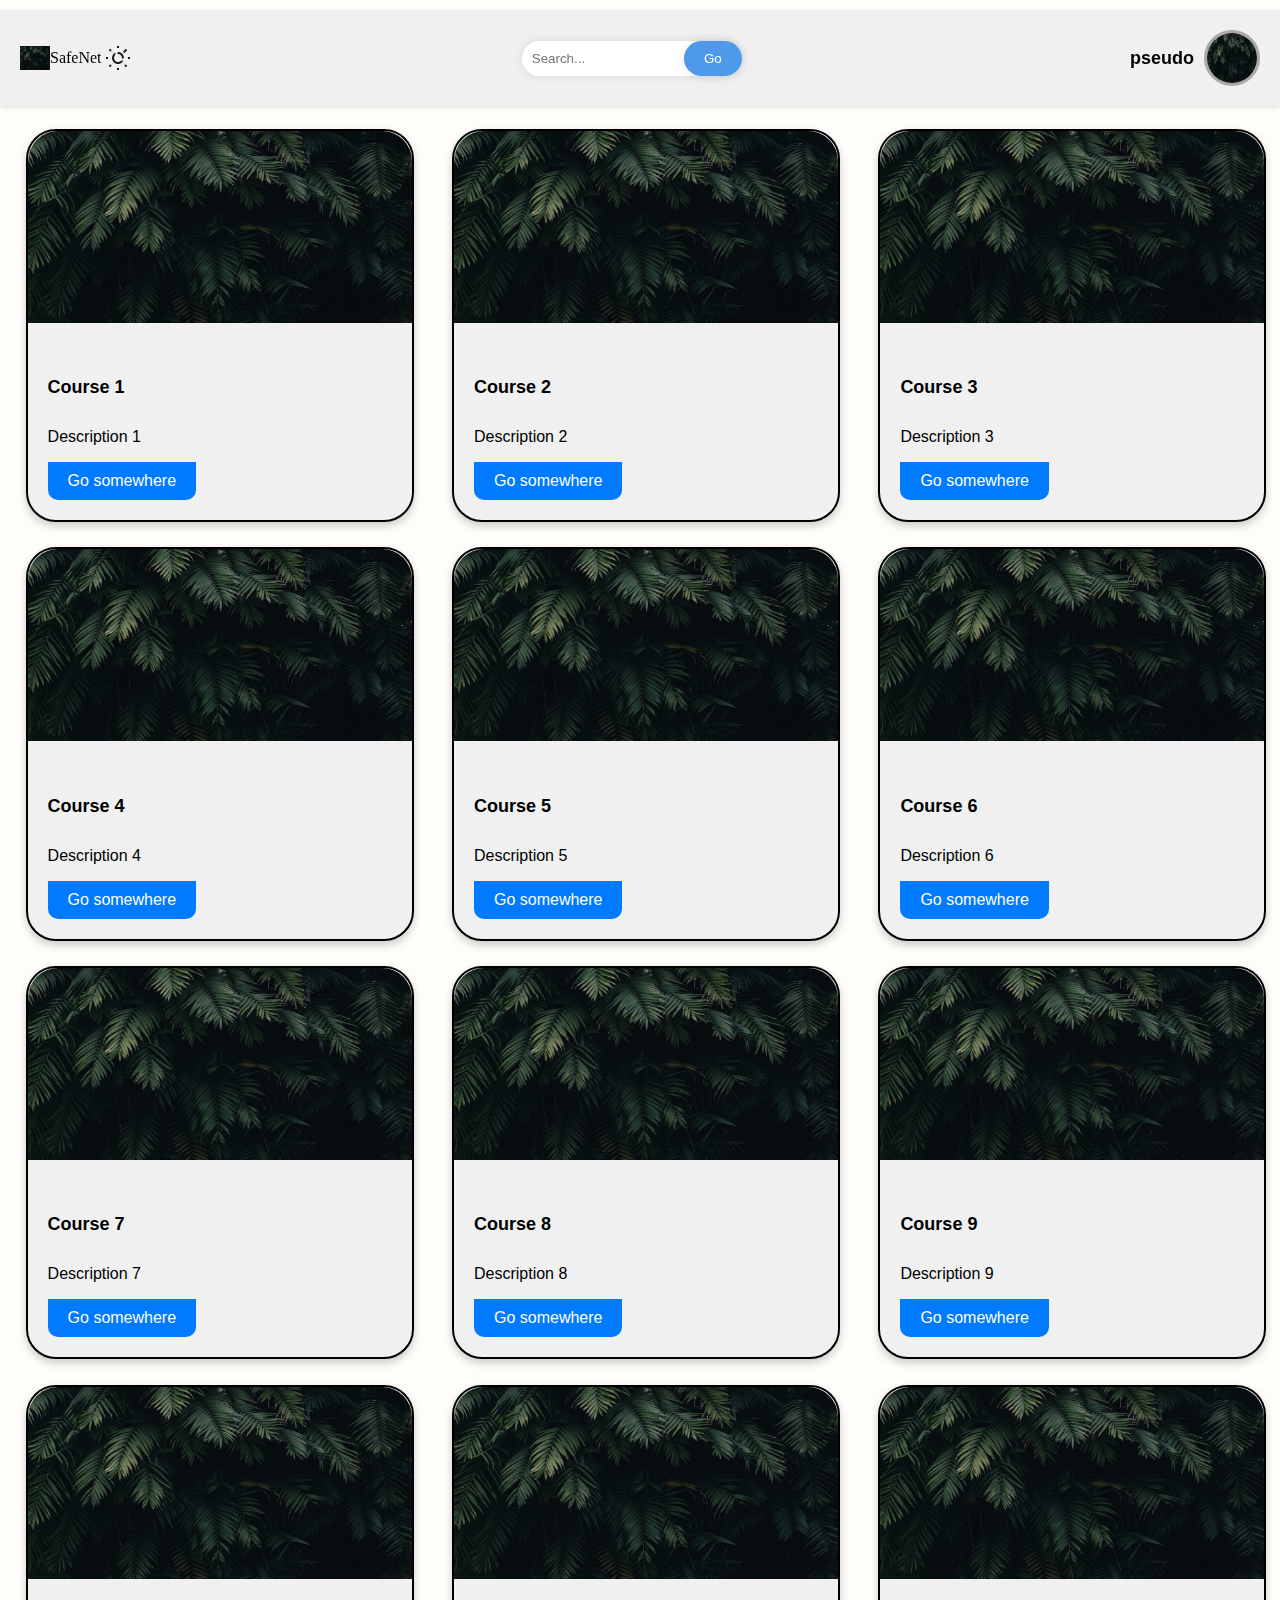
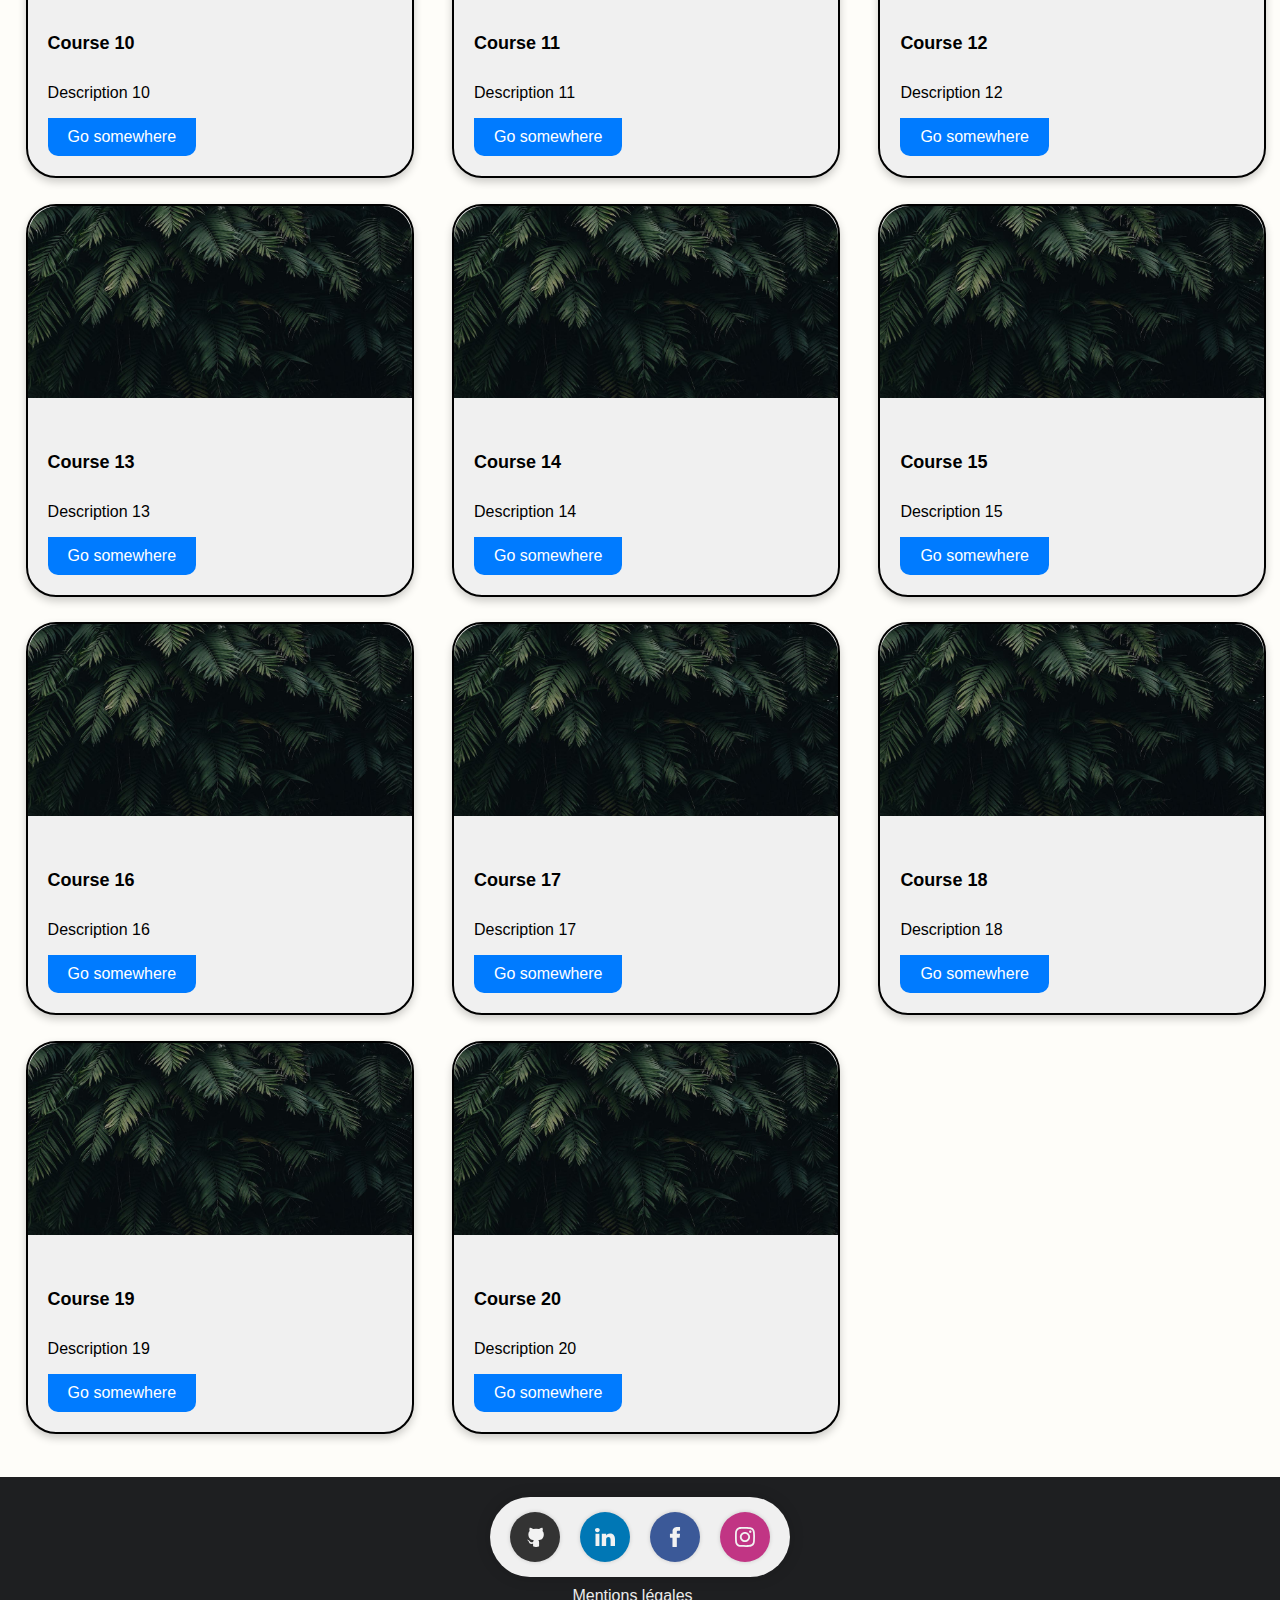
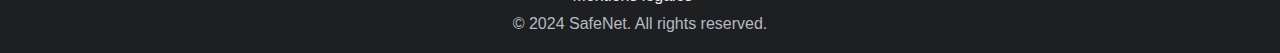
<file: index/index.html>
<!DOCTYPE html>
<html lang="en">
<head>
    <meta charset="UTF-8">
    <meta name="viewport" content="width=device-width, initial-scale=1.0">
    <title>Courses</title>
    <link href="index.css" rel="stylesheet">
</head>
<header id="sticky-header">
    <nav class="navbar bg-body-tertiary">
        <div class="container-fluid">            
            <div class="nav">
                <a class="navbar-brand">
                    <img src="../img/pexels-photo-1072179.jpeg" alt="Logo" width="30" height="24" class="d-inline-block align-text-top">
                </a>
                SafeNet
                <button class="change-theme__icon" id="toggle-theme">
                    <div class="icon-sun">
                        <svg xmlns="http://www.w3.org/2000/svg" fill="none" viewBox="0 0 24 24" height="24" width="24">
                            <path fill="#1c1c1e" d="M12 16C14.2091 16 16 14.2091 16 12C16 9.79086 14.2091 8 12 8C9.79086 8 8 9.79086 8 12C8 14.2091 9.79086 16 12 16ZM12 18C15.3137 18 18 15.3137 18 12C18 8.68629 15.3137 6 12 6C8.68629 6 6 8.68629 6 12C6 15.3137 8.68629 18 12 18Z" clip-rule="evenodd" fill-rule="evenodd"></path>
                            <path fill="#1c1c1e" d="M11 0H13V4.06189C12.6724 4.02104 12.3387 4 12 4C11.6613 4 11.3276 4.02104 11 4.06189V0ZM7.0943 5.68018L4.22173 2.80761L2.80752 4.22183L5.6801 7.09441C6.09071 6.56618 6.56608 6.0908 7.0943 5.68018ZM4.06189 11H0V13H4.06189C4.02104 12.6724 4 12.3387 4 12C4 11.6613 4.02104 11.3276 4.06189 11ZM5.6801 16.9056L2.80751 19.7782L4.22173 21.1924L7.0943 18.3198C6.56608 17.9092 6.09071 17.4338 5.6801 16.9056ZM11 19.9381V24H13V19.9381C12.6724 19.979 12.3387 20 12 20C11.6613 20 11.3276 19.979 11 19.9381ZM16.9056 18.3199L19.7781 21.1924L21.1923 19.7782L18.3198 16.9057C17.9092 17.4339 17.4338 17.9093 16.9056 18.3199ZM19.9381 13H24V11H19.9381C19.979 11.3276 20 11.6613 20 12C20 12.3387 19.979 12.6724 19.9381 13ZM18.3198 7.0943L21.1923 4.22183L19.7781 2.80762L16.9056 5.6801C17.4338 6.09071 17.9092 6.56608 18.3198 7.0943Z" clip-rule="evenodd" fill-rule="evenodd"></path>
                        </svg>
                    </div>
                    <div class="icon-moon">
                        <svg xmlns="http://www.w3.org/2000/svg" fill="none" viewBox="0 0 24 24" height="24" width="24">
                            <path fill="#f2f2f7" d="M12.2256 2.00253C9.59172 1.94346 6.93894 2.9189 4.92893 4.92891C1.02369 8.83415 1.02369 15.1658 4.92893 19.071C8.83418 22.9763 15.1658 22.9763 19.0711 19.071C21.0811 17.061 22.0565 14.4082 21.9975 11.7743C21.9796 10.9772 21.8669 10.1818 21.6595 9.40643C21.0933 9.9488 20.5078 10.4276 19.9163 10.8425C18.5649 11.7906 17.1826 12.4053 15.9301 12.6837C14.0241 13.1072 12.7156 12.7156 12 12C11.2844 11.2844 10.8928 9.97588 11.3163 8.0699C11.5947 6.81738 12.2094 5.43511 13.1575 4.08368C13.5724 3.49221 14.0512 2.90664 14.5935 2.34046C13.8182 2.13305 13.0228 2.02041 12.2256 2.00253ZM17.6569 17.6568C18.9081 16.4056 19.6582 14.8431 19.9072 13.2186C16.3611 15.2643 12.638 15.4664 10.5858 13.4142C8.53361 11.362 8.73568 7.63895 10.7814 4.09281C9.1569 4.34184 7.59434 5.09193 6.34315 6.34313C3.21895 9.46732 3.21895 14.5326 6.34315 17.6568C9.46734 20.781 14.5327 20.781 17.6569 17.6568Z" clip-rule="evenodd" fill-rule="evenodd"></path>
                        </svg>
                    </div>
                </button>
                <div class="search">
                    <input placeholder="Search..." type="text">
                    <button type="submit">Go</button>
                </div>
                <a class="pseudo">pseudo</a>
                <img src="../img/pexels-photo-1072179.jpeg" alt="Avatar" class="avatar">
            </div>
        </div>
    </nav>
</header>
<body id="body">
    <section id="courses">
    </section>
    <script src="index.js"></script>
</body>
</html>
<footer>
    <div class="footer-content">
        <div class="social-buttons">
            <a href="https://github.com/Cronix2/SafeNet" class="social-button github">
                <svg class="cf-icon-svg" xmlns="http://www.w3.org/2000/svg" viewBox="-2.5 0 19 19"><path d="M9.464 17.178a4.506 4.506 0 0 1-2.013.317 4.29 4.29 0 0 1-2.007-.317.746.746 0 0 1-.277-.587c0-.22-.008-.798-.012-1.567-2.564.557-3.105-1.236-3.105-1.236a2.44 2.44 0 0 0-1.024-1.348c-.836-.572.063-.56.063-.56a1.937 1.937 0 0 1 1.412.95 1.962 1.962 0 0 0 2.682.765 1.971 1.971 0 0 1 .586-1.233c-2.046-.232-4.198-1.023-4.198-4.554a3.566 3.566 0 0 1 .948-2.474 3.313 3.313 0 0 1 .091-2.438s.773-.248 2.534.945a8.727 8.727 0 0 1 4.615 0c1.76-1.193 2.532-.945 2.532-.945a3.31 3.31 0 0 1 .092 2.438 3.562 3.562 0 0 1 .947 2.474c0 3.54-2.155 4.32-4.208 4.548a2.195 2.195 0 0 1 .625 1.706c0 1.232-.011 2.227-.011 2.529a.694.694 0 0 1-.272.587z"></path></svg>
            </a>
            <a href="https://linktr.ee/safenet.esiea" class="social-button linkedin">
                <svg viewBox="0 -2 44 44" version="1.1" xmlns="http://www.w3.org/2000/svg" xmlns:xlink="http://www.w3.org/1999/xlink">
                    <g id="Icons" stroke="none" stroke-width="1">
                        <g transform="translate(-702.000000, -265.000000)">
                            <path d="M746,305 L736.2754,305 L736.2754,290.9384 C736.2754,287.257796 734.754233,284.74515 731.409219,284.74515 C728.850659,284.74515 727.427799,286.440738 726.765522,288.074854 C726.517168,288.661395 726.555974,289.478453 726.555974,290.295511 L726.555974,305 L716.921919,305 C716.921919,305 717.046096,280.091247 716.921919,277.827047 L726.555974,277.827047 L726.555974,282.091631 C727.125118,280.226996 730.203669,277.565794 735.116416,277.565794 C741.21143,277.565794 746,281.474355 746,289.890824 L746,305 L746,305 Z M707.17921,274.428187 L707.117121,274.428187 C704.0127,274.428187 702,272.350964 702,269.717936 C702,267.033681 704.072201,265 707.238711,265 C710.402634,265 712.348071,267.028559 712.41016,269.710252 C712.41016,272.34328 710.402634,274.428187 707.17921,274.428187 L707.17921,274.428187 L707.17921,274.428187 Z M703.109831,277.827047 L711.685795,277.827047 L711.685795,305 L703.109831,305 L703.109831,277.827047 L703.109831,277.827047 Z" id="LinkedIn">
                            </path>
                        </g>
                    </g>
                </svg>
            </a>
            <a href="#" class="social-button facebook">
                <svg version="1.1" id="Layer_1" xmlns="http://www.w3.org/2000/svg" xmlns:xlink="http://www.w3.org/1999/xlink" viewBox="0 0 310 310" xml:space="preserve">
                    <g id="XMLID_834_">
                        <path id="XMLID_835_" d="M81.703,165.106h33.981V305c0,2.762,2.238,5,5,5h57.616c2.762,0,5-2.238,5-5V165.765h39.064
                            c2.54,0,4.677-1.906,4.967-4.429l5.933-51.502c0.163-1.417-0.286-2.836-1.234-3.899c-0.949-1.064-2.307-1.673-3.732-1.673h-44.996
                            V71.978c0-9.732,5.24-14.667,15.576-14.667c1.473,0,29.42,0,29.42,0c2.762,0,5-2.239,5-5V5.037c0-2.762-2.238-5-5-5h-40.545
                            C187.467,0.023,186.832,0,185.896,0c-7.035,0-31.488,1.381-50.804,19.151c-21.402,19.692-18.427,43.27-17.716,47.358v37.752H81.703
                            c-2.762,0-5,2.238-5,5v50.844C76.703,162.867,78.941,165.106,81.703,165.106z">
                        </path>
                    </g>
                </svg>
            </a>
            <a href="https://www.instagram.com/safenet.esiea/" class="social-button instagram">
                <svg width="800px" height="800px" viewBox="0 0 20 20" version="1.1" xmlns="http://www.w3.org/2000/svg" xmlns:xlink="http://www.w3.org/1999/xlink">
                    <g id="Page-1" stroke="none" stroke-width="1">
                        <g id="Dribbble-Light-Preview" transform="translate(-340.000000, -7439.000000)">
                            <g id="icons" transform="translate(56.000000, 160.000000)">
                                <path d="M289.869652,7279.12273 C288.241769,7279.19618 286.830805,7279.5942 285.691486,7280.72871 C284.548187,7281.86918 284.155147,7283.28558 284.081514,7284.89653 C284.035742,7285.90201 283.768077,7293.49818 284.544207,7295.49028 C285.067597,7296.83422 286.098457,7297.86749 287.454694,7298.39256 C288.087538,7298.63872 288.809936,7298.80547 289.869652,7298.85411 C298.730467,7299.25511 302.015089,7299.03674 303.400182,7295.49028 C303.645956,7294.859 303.815113,7294.1374 303.86188,7293.08031 C304.26686,7284.19677 303.796207,7282.27117 302.251908,7280.72871 C301.027016,7279.50685 299.5862,7278.67508 289.869652,7279.12273 M289.951245,7297.06748 C288.981083,7297.0238 288.454707,7296.86201 288.103459,7296.72603 C287.219865,7296.3826 286.556174,7295.72155 286.214876,7294.84312 C285.623823,7293.32944 285.819846,7286.14023 285.872583,7284.97693 C285.924325,7283.83745 286.155174,7282.79624 286.959165,7281.99226 C287.954203,7280.99968 289.239792,7280.51332 297.993144,7280.90837 C299.135448,7280.95998 300.179243,7281.19026 300.985224,7281.99226 C301.980262,7282.98483 302.473801,7284.28014 302.071806,7292.99991 C302.028024,7293.96767 301.865833,7294.49274 301.729513,7294.84312 C300.829003,7297.15085 298.757333,7297.47145 289.951245,7297.06748 M298.089663,7283.68956 C298.089663,7284.34665 298.623998,7284.88065 299.283709,7284.88065 C299.943419,7284.88065 300.47875,7284.34665 300.47875,7283.68956 C300.47875,7283.03248 299.943419,7282.49847 299.283709,7282.49847 C298.623998,7282.49847 298.089663,7283.03248 298.089663,7283.68956 M288.862673,7288.98792 C288.862673,7291.80286 291.150266,7294.08479 293.972194,7294.08479 C296.794123,7294.08479 299.081716,7291.80286 299.081716,7288.98792 C299.081716,7286.17298 296.794123,7283.89205 293.972194,7283.89205 C291.150266,7283.89205 288.862673,7286.17298 288.862673,7288.98792 M290.655732,7288.98792 C290.655732,7287.16159 292.140329,7285.67967 293.972194,7285.67967 C295.80406,7285.67967 297.288657,7287.16159 297.288657,7288.98792 C297.288657,7290.81525 295.80406,7292.29716 293.972194,7292.29716 C292.140329,7292.29716 290.655732,7290.81525 290.655732,7288.98792" id="instagram-[#167]">
                                </path>
                            </g>
                        </g>
                    </g>
                </svg>
            </a>
        </div>
        <div class="legal">
            <a href="mentions_legales.html">Mentions légales</a>
        </div>
        <div class="copyright">
            &copy; 2024 SafeNet. All rights reserved.
        </div>
    </div>
</footer>
</file>
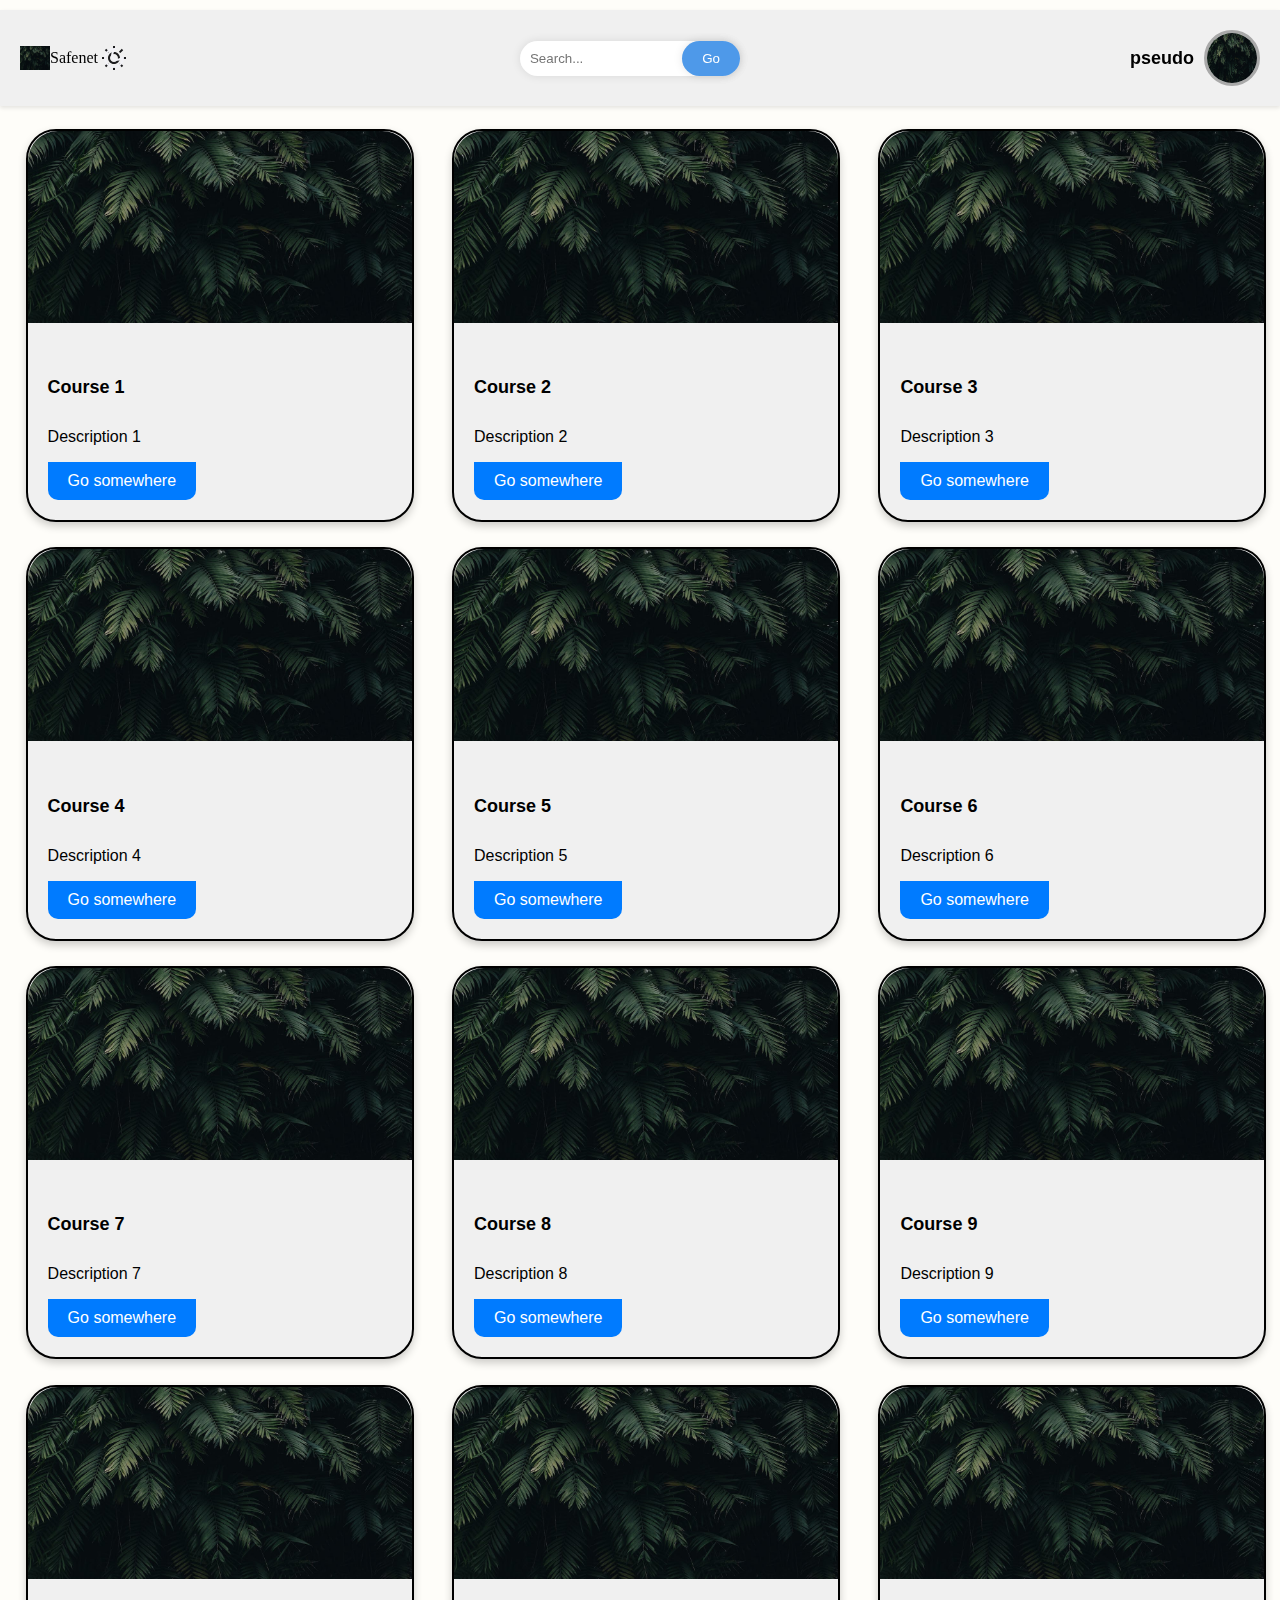
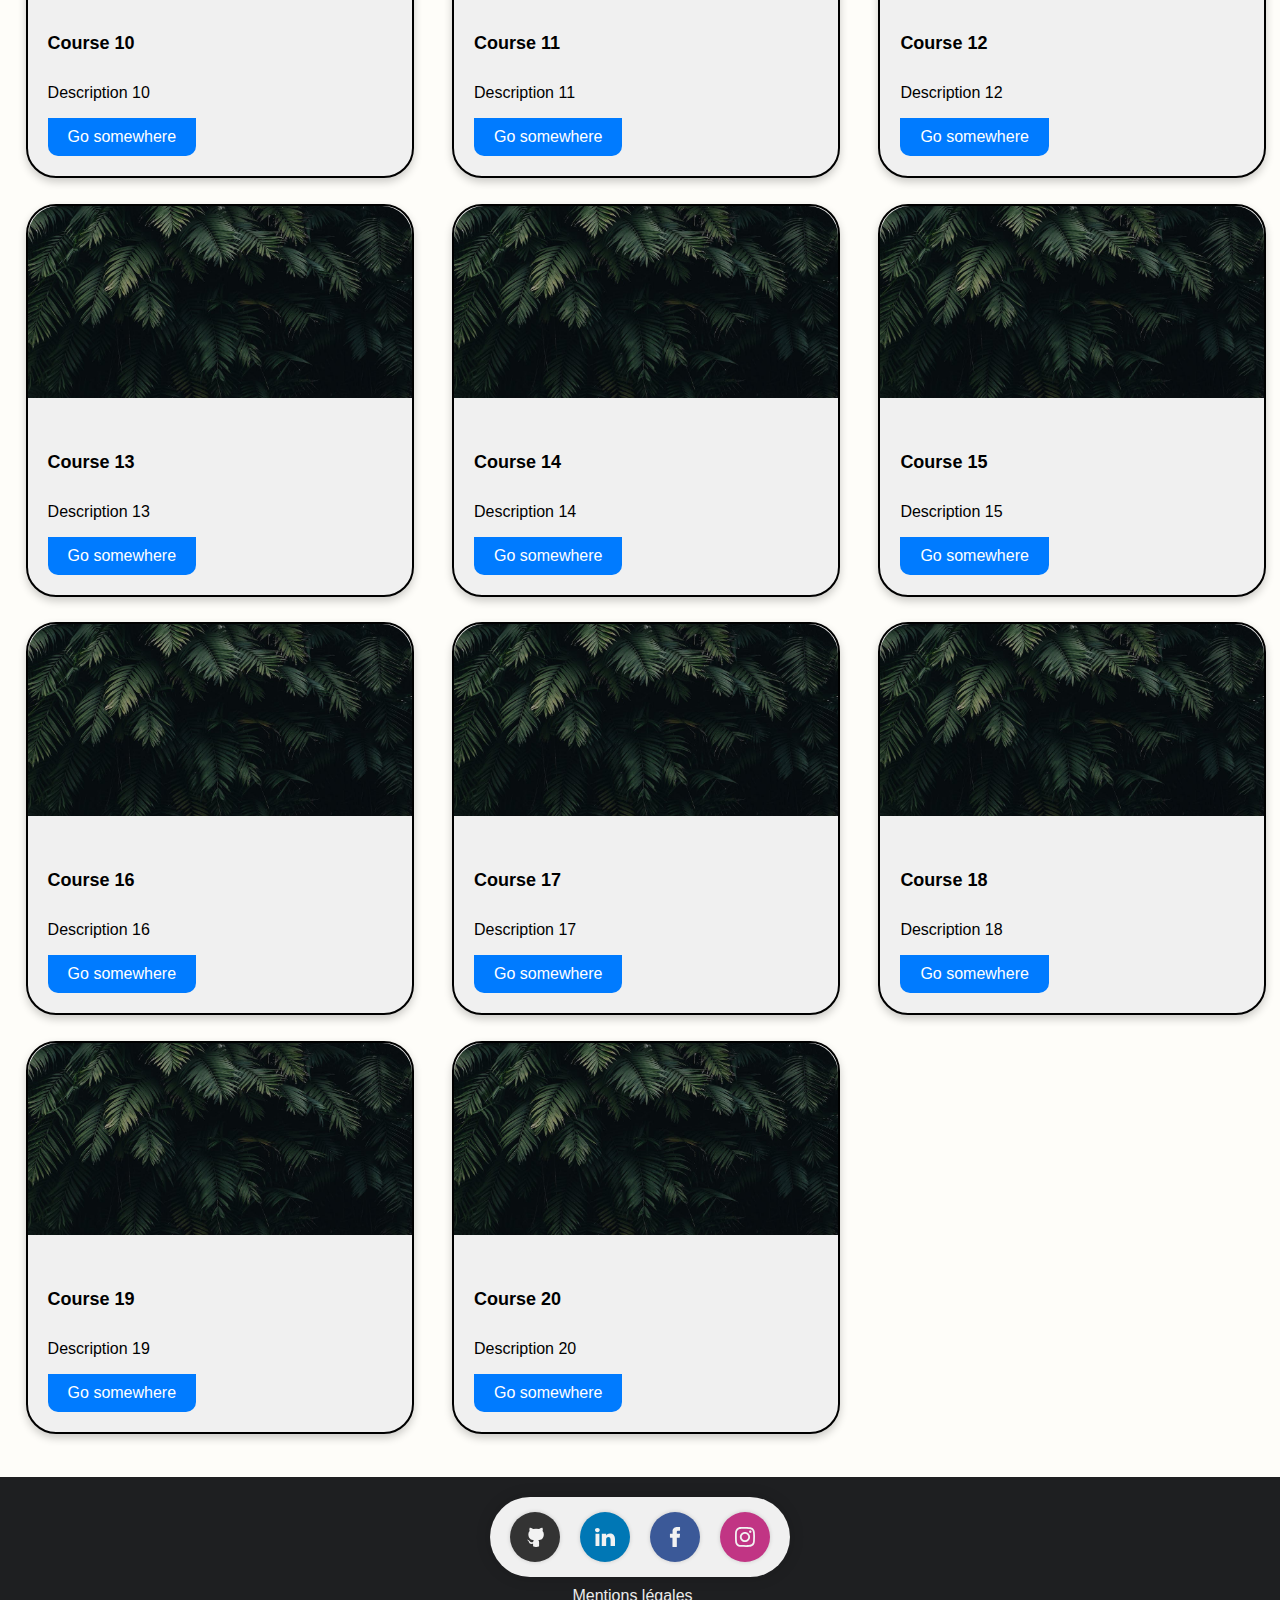
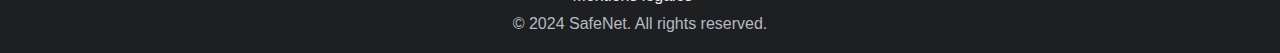
<file: test_mainpage.html>
<!DOCTYPE html>
<html lang="en">
<head>
    <meta charset="UTF-8">
    <meta name="viewport" content="width=device-width, initial-scale=1.0">
    <title>Courses</title>
    <style>
        :root {
            --light-background: #fefdf9;
            --light-text: #000000;
            --dark-background: #3b3b3bd3;
            --dark-text: #ffffff;
            --light-card-background: #f0f0f0; 
            --dark-card-background: #3f3f3f66;
            --light-nav-background: #f0f0f0;
            --dark-nav-background: #4a4a4a;
        }

        body {
            /*background-image: url('pexels-photo-1072179.jpeg');*/
            background-color: var(--light-background);
            /*background-repeat: no-repeat;
            background-size: cover;*/
            color: var(--light-text);
            display: flex;
            flex-direction: column;
            align-items: center;
            margin: 0;
            padding: 0;
            box-sizing: border-box;
            overflow-x: hidden;
            --text-color: var(--light-text);
            --card-background: var(--light-card-background);
            --border-color: var(--dark-card-background);
            --nav-background: var(--light-nav-background);

        }

        body.dark {
            background-color: var(--dark-background);
            color: var(--dark-text); 
            --text-color: var(--dark-text);
            --card-background: var(--dark-card-background);
            --border-color: var(--light-card-background);
            --nav-background: var(--dark-nav-background);
        }


        #sticky-header {
            position: sticky;
            top: 0;
            z-index: 1000;
            width: 100%;
            display: flex;
            padding: 10px;
        }

        .container-fluid {
            display: flex;
            justify-content: space-between;
            align-items: center;
            width: 100%;
        }

        .navbar {
            margin-top: 0;
            width: 100%;
            display: flex;
            align-items: center;
            padding: 20px;
            background-color: var(--nav-background);
            box-shadow: 0 2px 4px rgba(0, 0, 0, 0.1);
        }

        .nav {
            width: 100%;
            display: flex;
            align-items: center;
            justify-content: flex-end;
        }

        .navbar-brand {
            display: flex;
            align-items: center;
            font-size: 24px;
            font-weight: bold;
            color: var(--dark-text);
            text-decoration: none;
        }

        .pseudo {
            margin-right: 10px;
            font-size: 18px;
            font-family: Arial;
            font-weight: bold;
            color: var(--text-color);
            text-decoration: none;
            display: flex;
            justify-content: flex-end;
            margin-left: auto;
        }

        
        .avatar {
            width: 50px; /* Ajustez cette valeur pour changer la taille */
            height: 50px; /* Assurez-vous que la hauteur est la même que la largeur pour un cercle parfait */
            border-radius: 50%; /* Pour rendre l'image ronde */
            border: 3px solid var(--border-color); /* Ajoute une bordure */
            
        }



        #courses {
            display: flex;
            flex-wrap: wrap;
            justify-content: flex-start;
        }

        /* For screens smaller than 600px, cards take full width */
        @media (max-width: 600px) {
            .card {
                flex: 0 0 100%;
            }
        }

        /* For screens between 600px and 900px, cards take half the width */
        @media (min-width: 600px) and (max-width: 900px) {
            .card {
                flex: 0 0 50%;
            }
        }

        /* For screens larger than 900px, cards take one third of the width */
        @media (min-width: 900px) {
            .card {
                flex: 0 0 33%;
            }
        }

        .card {
            background-color: var(--card-background);
            box-shadow: 0 4px 8px 0 rgba(0, 0, 0, 0.2);
            transition: 0.3s;
            width: 40%;
            border-radius: 5px;
            flex: 0 0 30%;
            margin: 1%;
            margin-left: 2%;
            border-radius: 30px;
            border: 2px solid black;
            font-family: Arial, sans-serif;
            transition: border-color 0.3s ease;
        }

        body.dark .card {
            border-color: white;
        }

        .card:hover {
            box-shadow: 0 8px 16px 0 rgba(0, 0, 0, 0.2);
        }

        .card-img-top {
            width: 100%;
            height: 15vw;
            object-fit: cover;
            border-top-left-radius: 30px;
            border-top-right-radius: 30px;
        }

        .card-body {
            padding: 20px;
        }

        .container {
            padding: 2px 16px;
            display: flex;
            justify-content: flex-end;
        }

        .card-title {
            font-size: 18px;
            font-weight: bold;
        }

        .card-text {
            font-size: 16px;
            color: var(--text-color);
        }

        .btn-primary {
            display: block;
            background-color: #007bff;
            border-color: #007bff;
            color: #fff;
            text-align: center;
            border-radius: 0;
            padding: 10px 20px;
            border-bottom-left-radius: 10px;
            border-bottom-right-radius: 10px;
            text-decoration: none;
            display: inline-block;
        }
        
        /* <reset-style> ============================ */
            button {
            border: none;
            background: none;
            padding: 0;
            margin: 0;
            cursor: pointer;
            font-family: inherit;
        }
        /* <style for change-theme__icon> ======== */
        .change-theme__icon {
            width: 32px;
            height: 32px;
            display: flex;
            justify-content: center;
            align-items: center;
            position: relative;
            overflow: hidden;
        }

        .icon-sun,
        .icon-moon {
            display: flex;
            justify-content: center;
            align-items: center;
            position: absolute;
            margin-left: auto;
        }

        /* .icon-sun */
        .icon-sun {
            animation: ease reverse-change-theme-sun .6s forwards;
        }

        .change-theme__icon.active .icon-sun {
            animation: ease change-theme-sun .4s forwards;
        }

        @keyframes reverse-change-theme-sun {
            0% {transform: rotate(-45deg) scale(.8);
                opacity: 0;}

            50% {transform: rotate(8deg);}

            100% {transform: rotate(0deg) scale(1);
                opacity: 1;}}

        @keyframes change-theme-sun {
            0% {transform: rotate(0deg) scale(1);
                opacity: 1;}

            100% {transform: rotate(-45deg) scale(.8);
                opacity: 0;}}

        /* .icon-moon */
        .icon-moon {
        animation: ease reverse-change-theme-moon .4s forwards;
        }

        .change-theme__icon.active .icon-moon {
        animation: change-theme-moon .6s forwards;
        }

        @keyframes change-theme-moon {
        0% {transform: rotate(-45deg) scale(.8);
            opacity: 0;}
        50% {transform: rotate(8deg);}
        100% {transform: rotate(0deg) scale(1);
            opacity: 1;}}

        @keyframes reverse-change-theme-moon {
        0% {transform: rotate(0deg) scale(1);
            opacity: 1;}

        100% {transform: rotate(-45deg) scale(.8);
            opacity: 0;}}

        .search {
            display: inline-block;
            width: auto;
            position: relative;
            justify-content: flex-end;
            align-items: center;
            margin-left: auto;
        }

        .search input[type="text"] {
            width: 200px;
            padding: 10px;
            font-family: Arial, Helvetica, sans-serif;
            border: none;
            border-radius: 20px;
            box-shadow: 0 0 10px rgba(0, 0, 0, 0.1);
        }

        .search button[type="submit"] {
            background-color: #4e99e9;
            border: none;
            font-family: Arial, Helvetica, sans-serif;
            color: #fff;
            cursor: pointer;
            padding: 10px 20px;
            border-radius: 20px;
            box-shadow: 0 0 10px rgba(0, 0, 0, 0.1);
            position: absolute;
            top: 0;
            right: 0;
            transition: .9s ease;
        }

        .search button[type="submit"]:hover {
            transform: scale(1.1);
            color: rgb(255, 255, 255);
            background-color: blue;
        }

        footer {
            margin-top: 30px;
            width: 100%;
            background-color: #1e1f21;
            padding: 20px;
            font-family: Arial, Helvetica, sans-serif;
            text-align: center;
            justify-content: center;
        }

        .footer-content .legal a {
            margin-right: 15px;
            color: #ebebeb;
            text-decoration: none;
        }

        .footer-content {
            display: flex;
            justify-content: center;
            align-items: center;
            flex-direction: column;
        }

        .footer-content .copyright {
            margin-top: 10px;
            color: #b5bbc1;
        }
        

        .social-buttons {
            margin-bottom: 10px;
            margin-top: auto;
            display: flex;
            justify-content: center;
            align-items: center;
            background-color: var(--card-background);
            box-shadow: 0px 0px 15px #00000027;
            padding: 15px 10px;
            border-radius: 5em;
        }

        .social-button {
            display: flex;
            justify-content: center;
            align-items: center;
            width: 50px;
            height: 50px;
            border-radius: 50%;
            margin: 0 10px;
            background-color: #fff;
            box-shadow: 0px 0px 4px #00000027;
            transition: 0.3s;
        }

        .social-button:hover {
            background-color: #f2f2f2;
            box-shadow: 0px 0px 6px 3px #00000027;
        }

        .social-buttons svg {
            transition: 0.3s;
            height: 20px;
        }

        .facebook {
            background-color: #3b5998;
        }

        .facebook svg {
            fill: #f2f2f2;
        }

        .facebook:hover svg {
            fill: #3b5998;
        }

        .github {
            background-color: #333;
        }

        .github svg {
            width: 25px;
            height: 25px;
            fill: #f2f2f2;
        }

        .github:hover svg {
            fill: #333;
        }

        .linkedin {
            background-color: #0077b5;
        }

        .linkedin svg {
            fill: #f2f2f2;
        }

        .linkedin:hover svg {
            fill: #0077b5;
        }

        .instagram {
            background-color: #c13584;
        }

        .instagram svg {
            fill: #f2f2f2;
        }

        .instagram:hover svg {
            fill: #c13584;
        }


    </style>
</head>
<header id="sticky-header">
    <nav class="navbar bg-body-tertiary">
        <div class="container-fluid">            
            <div class="nav">
                <a class="navbar-brand">
                    <img src="img/pexels-photo-1072179.jpeg" alt="Logo" width="30" height="24" class="d-inline-block align-text-top">
                </a>
                Safenet
                <button class="change-theme__icon" id="toggle-theme">
                    <div class="icon-sun">
                        <svg xmlns="http://www.w3.org/2000/svg" fill="none" viewBox="0 0 24 24" height="24" width="24">
                            <path fill="#1c1c1e" d="M12 16C14.2091 16 16 14.2091 16 12C16 9.79086 14.2091 8 12 8C9.79086 8 8 9.79086 8 12C8 14.2091 9.79086 16 12 16ZM12 18C15.3137 18 18 15.3137 18 12C18 8.68629 15.3137 6 12 6C8.68629 6 6 8.68629 6 12C6 15.3137 8.68629 18 12 18Z" clip-rule="evenodd" fill-rule="evenodd"></path>
                            <path fill="#1c1c1e" d="M11 0H13V4.06189C12.6724 4.02104 12.3387 4 12 4C11.6613 4 11.3276 4.02104 11 4.06189V0ZM7.0943 5.68018L4.22173 2.80761L2.80752 4.22183L5.6801 7.09441C6.09071 6.56618 6.56608 6.0908 7.0943 5.68018ZM4.06189 11H0V13H4.06189C4.02104 12.6724 4 12.3387 4 12C4 11.6613 4.02104 11.3276 4.06189 11ZM5.6801 16.9056L2.80751 19.7782L4.22173 21.1924L7.0943 18.3198C6.56608 17.9092 6.09071 17.4338 5.6801 16.9056ZM11 19.9381V24H13V19.9381C12.6724 19.979 12.3387 20 12 20C11.6613 20 11.3276 19.979 11 19.9381ZM16.9056 18.3199L19.7781 21.1924L21.1923 19.7782L18.3198 16.9057C17.9092 17.4339 17.4338 17.9093 16.9056 18.3199ZM19.9381 13H24V11H19.9381C19.979 11.3276 20 11.6613 20 12C20 12.3387 19.979 12.6724 19.9381 13ZM18.3198 7.0943L21.1923 4.22183L19.7781 2.80762L16.9056 5.6801C17.4338 6.09071 17.9092 6.56608 18.3198 7.0943Z" clip-rule="evenodd" fill-rule="evenodd"></path>
                        </svg>
                    </div>
                    <div class="icon-moon">
                        <svg xmlns="http://www.w3.org/2000/svg" fill="none" viewBox="0 0 24 24" height="24" width="24">
                            <path fill="#f2f2f7" d="M12.2256 2.00253C9.59172 1.94346 6.93894 2.9189 4.92893 4.92891C1.02369 8.83415 1.02369 15.1658 4.92893 19.071C8.83418 22.9763 15.1658 22.9763 19.0711 19.071C21.0811 17.061 22.0565 14.4082 21.9975 11.7743C21.9796 10.9772 21.8669 10.1818 21.6595 9.40643C21.0933 9.9488 20.5078 10.4276 19.9163 10.8425C18.5649 11.7906 17.1826 12.4053 15.9301 12.6837C14.0241 13.1072 12.7156 12.7156 12 12C11.2844 11.2844 10.8928 9.97588 11.3163 8.0699C11.5947 6.81738 12.2094 5.43511 13.1575 4.08368C13.5724 3.49221 14.0512 2.90664 14.5935 2.34046C13.8182 2.13305 13.0228 2.02041 12.2256 2.00253ZM17.6569 17.6568C18.9081 16.4056 19.6582 14.8431 19.9072 13.2186C16.3611 15.2643 12.638 15.4664 10.5858 13.4142C8.53361 11.362 8.73568 7.63895 10.7814 4.09281C9.1569 4.34184 7.59434 5.09193 6.34315 6.34313C3.21895 9.46732 3.21895 14.5326 6.34315 17.6568C9.46734 20.781 14.5327 20.781 17.6569 17.6568Z" clip-rule="evenodd" fill-rule="evenodd"></path>
                        </svg>
                    </div>
                </button>
                <div class="search">
                    <input placeholder="Search..." type="text">
                    <button type="submit">Go</button>
                </div>
                <a class="pseudo">pseudo</a>
                <img src="img/pexels-photo-1072179.jpeg" alt="Avatar" class="avatar">
            </div>
        </div>
    </nav>
</header>
<body id="body">
    <section id="courses">
        <!-- Course cards will be added here -->
        
    </section>
    <script>
        document.getElementById('toggle-theme').addEventListener('click', function() {
        document.body.classList.toggle('dark');
        });

            // Add course cards
            var courses = [
                { title: 'Course 1', description: 'Description 1', link: '#'},
                { title: 'Course 2', description: 'Description 2', link: '#'},
                { title: 'Course 3', description: 'Description 3', link: '#'},
                { title: 'Course 4', description: 'Description 4', link: '#'},
                { title: 'Course 5', description: 'Description 5', link: '#'},
                { title: 'Course 6', description: 'Description 6', link: '#'},
                { title: 'Course 7', description: 'Description 7', link: '#'},
                { title: 'Course 8', description: 'Description 8', link: '#'},
                { title: 'Course 9', description: 'Description 9', link: '#'},
                { title: 'Course 10', description: 'Description 10', link: '#'},
                { title: 'Course 11', description: 'Description 11', link: '#'},
                { title: 'Course 12', description: 'Description 12', link: '#'},
                { title: 'Course 13', description: 'Description 13', link: '#'},
                { title: 'Course 14', description: 'Description 14', link: '#'},
                { title: 'Course 15', description: 'Description 15', link: '#'},
                { title: 'Course 16', description: 'Description 16', link: '#'},
                { title: 'Course 17', description: 'Description 17', link: '#'},
                { title: 'Course 18', description: 'Description 18', link: '#'},
                { title: 'Course 19', description: 'Description 19', link: '#'},
                { title: 'Course 20', description: 'Description 20', link: '#'},
                // Add more courses as needed
            ];

            var coursesElement = document.getElementById('courses');

            courses.forEach(function(course) {
            var card = document.createElement('div');
            card.className = 'card';
            card.style.width = '18rem';

            var img = document.createElement('img');
            img.className = 'card-img-top';
            img.src = 'img/pexels-photo-1072179.jpeg'; // Remplacez par le chemin de l'image du cours
            img.alt = ''; // Remplacez par une description de l'image

            var cardBody = document.createElement('div');
            cardBody.className = 'card-body';

            var cardLink = document.createElement('a');
            cardLink.href = course.link; // Assurez-vous que chaque objet de cours a une propriété 'link'
            cardLink.className = 'btn btn-primary';
            cardLink.textContent = 'Go somewhere'; // Remplacez par le texte du lien

            var cardTitle = document.createElement('h5');
            cardTitle.className = 'card-title';
            cardTitle.textContent = course.title;

            var cardText = document.createElement('p');
            cardText.className = 'card-text';
            cardText.textContent = course.description;

            var cardLink = document.createElement('a');
            cardLink.href = '#'; // Remplacez par le lien du cours
            cardLink.className = 'btn btn-primary';
            cardLink.textContent = 'Go somewhere'; // Remplacez par le texte du lien

            cardBody.appendChild(cardTitle);
            cardBody.appendChild(cardText);
            cardBody.appendChild(cardLink);

            card.appendChild(img);
            card.appendChild(cardBody);

            coursesElement.appendChild(card);
        });

        document.querySelector('.change-theme__icon').addEventListener('click', function() {
            this.classList.toggle('active');
        });

        document.querySelector('.search input[type="text"]').addEventListener('keyup', function(e) {
            if (e.key === 'Enter') {
                document.querySelector('.search button[type="submit"]').click();
            }
        });

        document.querySelector('.search button[type="submit"]').addEventListener('click', function(e) {
            e.preventDefault();
            var searchText = document.querySelector('.search input[type="text"]').value.toLowerCase();
            var courses = document.querySelectorAll('.card');
            for (var i = 0; i < courses.length; i++) {
                var course = courses[i];
                var title = course.querySelector('.card-title').textContent.toLowerCase();
                var description = course.querySelector('.card-text').textContent.toLowerCase();
                if (title.includes(searchText) || description.includes(searchText)) {
                    course.scrollIntoView({ behavior: 'smooth' });
                    break;
                }
            }
        });
    </script>
</body>
</html>
<footer>
    <div class="footer-content">
        <div class="social-buttons">
            <a href="#" class="social-button github">
                <svg class="cf-icon-svg" xmlns="http://www.w3.org/2000/svg" viewBox="-2.5 0 19 19"><path d="M9.464 17.178a4.506 4.506 0 0 1-2.013.317 4.29 4.29 0 0 1-2.007-.317.746.746 0 0 1-.277-.587c0-.22-.008-.798-.012-1.567-2.564.557-3.105-1.236-3.105-1.236a2.44 2.44 0 0 0-1.024-1.348c-.836-.572.063-.56.063-.56a1.937 1.937 0 0 1 1.412.95 1.962 1.962 0 0 0 2.682.765 1.971 1.971 0 0 1 .586-1.233c-2.046-.232-4.198-1.023-4.198-4.554a3.566 3.566 0 0 1 .948-2.474 3.313 3.313 0 0 1 .091-2.438s.773-.248 2.534.945a8.727 8.727 0 0 1 4.615 0c1.76-1.193 2.532-.945 2.532-.945a3.31 3.31 0 0 1 .092 2.438 3.562 3.562 0 0 1 .947 2.474c0 3.54-2.155 4.32-4.208 4.548a2.195 2.195 0 0 1 .625 1.706c0 1.232-.011 2.227-.011 2.529a.694.694 0 0 1-.272.587z"></path></svg>
            </a>
            <a href="#" class="social-button linkedin">
                <svg viewBox="0 -2 44 44" version="1.1" xmlns="http://www.w3.org/2000/svg" xmlns:xlink="http://www.w3.org/1999/xlink">
                    <g id="Icons" stroke="none" stroke-width="1">
                        <g transform="translate(-702.000000, -265.000000)">
                            <path d="M746,305 L736.2754,305 L736.2754,290.9384 C736.2754,287.257796 734.754233,284.74515 731.409219,284.74515 C728.850659,284.74515 727.427799,286.440738 726.765522,288.074854 C726.517168,288.661395 726.555974,289.478453 726.555974,290.295511 L726.555974,305 L716.921919,305 C716.921919,305 717.046096,280.091247 716.921919,277.827047 L726.555974,277.827047 L726.555974,282.091631 C727.125118,280.226996 730.203669,277.565794 735.116416,277.565794 C741.21143,277.565794 746,281.474355 746,289.890824 L746,305 L746,305 Z M707.17921,274.428187 L707.117121,274.428187 C704.0127,274.428187 702,272.350964 702,269.717936 C702,267.033681 704.072201,265 707.238711,265 C710.402634,265 712.348071,267.028559 712.41016,269.710252 C712.41016,272.34328 710.402634,274.428187 707.17921,274.428187 L707.17921,274.428187 L707.17921,274.428187 Z M703.109831,277.827047 L711.685795,277.827047 L711.685795,305 L703.109831,305 L703.109831,277.827047 L703.109831,277.827047 Z" id="LinkedIn">
                            </path>
                        </g>
                    </g>
                </svg>
            </a>
            <a href="#" class="social-button facebook">
                <svg version="1.1" id="Layer_1" xmlns="http://www.w3.org/2000/svg" xmlns:xlink="http://www.w3.org/1999/xlink" viewBox="0 0 310 310" xml:space="preserve">
                    <g id="XMLID_834_">
                        <path id="XMLID_835_" d="M81.703,165.106h33.981V305c0,2.762,2.238,5,5,5h57.616c2.762,0,5-2.238,5-5V165.765h39.064
                            c2.54,0,4.677-1.906,4.967-4.429l5.933-51.502c0.163-1.417-0.286-2.836-1.234-3.899c-0.949-1.064-2.307-1.673-3.732-1.673h-44.996
                            V71.978c0-9.732,5.24-14.667,15.576-14.667c1.473,0,29.42,0,29.42,0c2.762,0,5-2.239,5-5V5.037c0-2.762-2.238-5-5-5h-40.545
                            C187.467,0.023,186.832,0,185.896,0c-7.035,0-31.488,1.381-50.804,19.151c-21.402,19.692-18.427,43.27-17.716,47.358v37.752H81.703
                            c-2.762,0-5,2.238-5,5v50.844C76.703,162.867,78.941,165.106,81.703,165.106z">
                        </path>
                    </g>
                </svg>
            </a>
            <a href="#" class="social-button instagram">
                <svg width="800px" height="800px" viewBox="0 0 20 20" version="1.1" xmlns="http://www.w3.org/2000/svg" xmlns:xlink="http://www.w3.org/1999/xlink">
                    <g id="Page-1" stroke="none" stroke-width="1">
                        <g id="Dribbble-Light-Preview" transform="translate(-340.000000, -7439.000000)">
                            <g id="icons" transform="translate(56.000000, 160.000000)">
                                <path d="M289.869652,7279.12273 C288.241769,7279.19618 286.830805,7279.5942 285.691486,7280.72871 C284.548187,7281.86918 284.155147,7283.28558 284.081514,7284.89653 C284.035742,7285.90201 283.768077,7293.49818 284.544207,7295.49028 C285.067597,7296.83422 286.098457,7297.86749 287.454694,7298.39256 C288.087538,7298.63872 288.809936,7298.80547 289.869652,7298.85411 C298.730467,7299.25511 302.015089,7299.03674 303.400182,7295.49028 C303.645956,7294.859 303.815113,7294.1374 303.86188,7293.08031 C304.26686,7284.19677 303.796207,7282.27117 302.251908,7280.72871 C301.027016,7279.50685 299.5862,7278.67508 289.869652,7279.12273 M289.951245,7297.06748 C288.981083,7297.0238 288.454707,7296.86201 288.103459,7296.72603 C287.219865,7296.3826 286.556174,7295.72155 286.214876,7294.84312 C285.623823,7293.32944 285.819846,7286.14023 285.872583,7284.97693 C285.924325,7283.83745 286.155174,7282.79624 286.959165,7281.99226 C287.954203,7280.99968 289.239792,7280.51332 297.993144,7280.90837 C299.135448,7280.95998 300.179243,7281.19026 300.985224,7281.99226 C301.980262,7282.98483 302.473801,7284.28014 302.071806,7292.99991 C302.028024,7293.96767 301.865833,7294.49274 301.729513,7294.84312 C300.829003,7297.15085 298.757333,7297.47145 289.951245,7297.06748 M298.089663,7283.68956 C298.089663,7284.34665 298.623998,7284.88065 299.283709,7284.88065 C299.943419,7284.88065 300.47875,7284.34665 300.47875,7283.68956 C300.47875,7283.03248 299.943419,7282.49847 299.283709,7282.49847 C298.623998,7282.49847 298.089663,7283.03248 298.089663,7283.68956 M288.862673,7288.98792 C288.862673,7291.80286 291.150266,7294.08479 293.972194,7294.08479 C296.794123,7294.08479 299.081716,7291.80286 299.081716,7288.98792 C299.081716,7286.17298 296.794123,7283.89205 293.972194,7283.89205 C291.150266,7283.89205 288.862673,7286.17298 288.862673,7288.98792 M290.655732,7288.98792 C290.655732,7287.16159 292.140329,7285.67967 293.972194,7285.67967 C295.80406,7285.67967 297.288657,7287.16159 297.288657,7288.98792 C297.288657,7290.81525 295.80406,7292.29716 293.972194,7292.29716 C292.140329,7292.29716 290.655732,7290.81525 290.655732,7288.98792" id="instagram-[#167]">
                                </path>
                            </g>
                        </g>
                    </g>
                </svg>
            </a>
        </div>
        <div class="legal">
            <a href="mentions_legales.html">Mentions légales</a>
        </div>
        <div class="copyright">
            &copy; 2024 SafeNet. All rights reserved.
        </div>
    </div>
</footer>
</file>
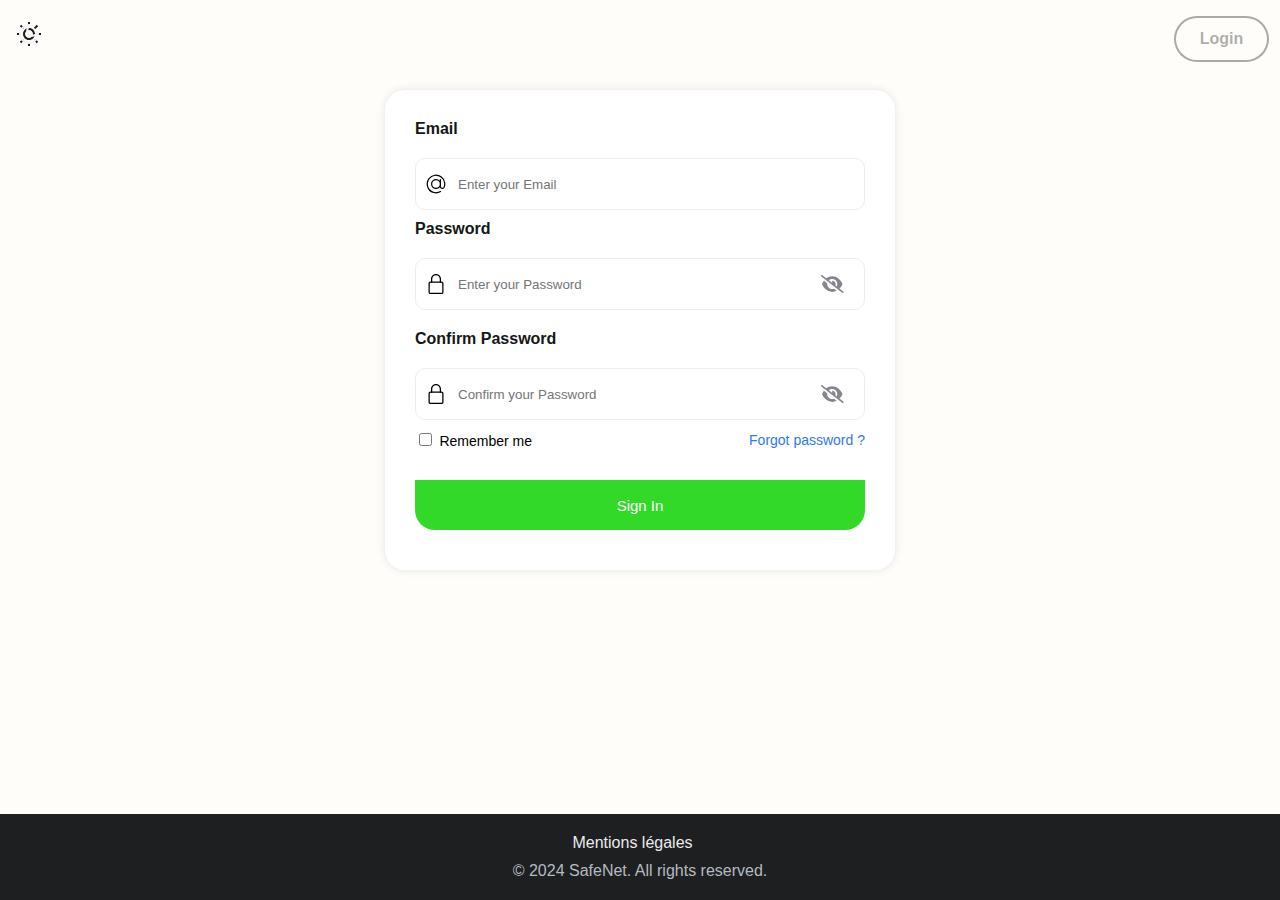
<file: signup/signup.html>
<!DOCTYPE html>
<html lang="en">
<head>
    <link href="signup.css" rel="stylesheet">
</head>
<header>
    <button class="change-theme__icon" id="toggle-theme">
        <div class="icon-sun">
            <svg xmlns="http://www.w3.org/2000/svg" fill="none" viewBox="0 0 24 24" height="24" width="24">
                <path fill="#1c1c1e" d="M12 16C14.2091 16 16 14.2091 16 12C16 9.79086 14.2091 8 12 8C9.79086 8 8 9.79086 8 12C8 14.2091 9.79086 16 12 16ZM12 18C15.3137 18 18 15.3137 18 12C18 8.68629 15.3137 6 12 6C8.68629 6 6 8.68629 6 12C6 15.3137 8.68629 18 12 18Z" clip-rule="evenodd" fill-rule="evenodd"></path>
                <path fill="#1c1c1e" d="M11 0H13V4.06189C12.6724 4.02104 12.3387 4 12 4C11.6613 4 11.3276 4.02104 11 4.06189V0ZM7.0943 5.68018L4.22173 2.80761L2.80752 4.22183L5.6801 7.09441C6.09071 6.56618 6.56608 6.0908 7.0943 5.68018ZM4.06189 11H0V13H4.06189C4.02104 12.6724 4 12.3387 4 12C4 11.6613 4.02104 11.3276 4.06189 11ZM5.6801 16.9056L2.80751 19.7782L4.22173 21.1924L7.0943 18.3198C6.56608 17.9092 6.09071 17.4338 5.6801 16.9056ZM11 19.9381V24H13V19.9381C12.6724 19.979 12.3387 20 12 20C11.6613 20 11.3276 19.979 11 19.9381ZM16.9056 18.3199L19.7781 21.1924L21.1923 19.7782L18.3198 16.9057C17.9092 17.4339 17.4338 17.9093 16.9056 18.3199ZM19.9381 13H24V11H19.9381C19.979 11.3276 20 11.6613 20 12C20 12.3387 19.979 12.6724 19.9381 13ZM18.3198 7.0943L21.1923 4.22183L19.7781 2.80762L16.9056 5.6801C17.4338 6.09071 17.9092 6.56608 18.3198 7.0943Z" clip-rule="evenodd" fill-rule="evenodd"></path>
            </svg>
        </div>
        <div class="icon-moon">
            <svg xmlns="http://www.w3.org/2000/svg" fill="none" viewBox="0 0 24 24" height="24" width="24">
                <path fill="#f2f2f7" d="M12.2256 2.00253C9.59172 1.94346 6.93894 2.9189 4.92893 4.92891C1.02369 8.83415 1.02369 15.1658 4.92893 19.071C8.83418 22.9763 15.1658 22.9763 19.0711 19.071C21.0811 17.061 22.0565 14.4082 21.9975 11.7743C21.9796 10.9772 21.8669 10.1818 21.6595 9.40643C21.0933 9.9488 20.5078 10.4276 19.9163 10.8425C18.5649 11.7906 17.1826 12.4053 15.9301 12.6837C14.0241 13.1072 12.7156 12.7156 12 12C11.2844 11.2844 10.8928 9.97588 11.3163 8.0699C11.5947 6.81738 12.2094 5.43511 13.1575 4.08368C13.5724 3.49221 14.0512 2.90664 14.5935 2.34046C13.8182 2.13305 13.0228 2.02041 12.2256 2.00253ZM17.6569 17.6568C18.9081 16.4056 19.6582 14.8431 19.9072 13.2186C16.3611 15.2643 12.638 15.4664 10.5858 13.4142C8.53361 11.362 8.73568 7.63895 10.7814 4.09281C9.1569 4.34184 7.59434 5.09193 6.34315 6.34313C3.21895 9.46732 3.21895 14.5326 6.34315 17.6568C9.46734 20.781 14.5327 20.781 17.6569 17.6568Z" clip-rule="evenodd" fill-rule="evenodd"></path>
            </svg>
        </div>
    </button>
    <button class="animated-button">
        <span>Login</span>
        <span></span>
    </button>
</header>
<body>
    <form class="form" action="test_mainpage.html" method="post" name="registerForm" onsubmit="return validateForm()">
        <div class="flex-column">
            <label>Email </label>
        </div>
        <span id="emailError" class="error"></span>
        <div class="inputForm" name="email">
            <svg height="20" viewBox="0 0 32 32" width="20" xmlns="http://www.w3.org/2000/svg"><g id="Layer_3" data-name="Layer 3"><path d="m30.853 13.87a15 15 0 0 0 -29.729 4.082 15.1 15.1 0 0 0 12.876 12.918 15.6 15.6 0 0 0 2.016.13 14.85 14.85 0 0 0 7.715-2.145 1 1 0 1 0 -1.031-1.711 13.007 13.007 0 1 1 5.458-6.529 2.149 2.149 0 0 1 -4.158-.759v-10.856a1 1 0 0 0 -2 0v1.726a8 8 0 1 0 .2 10.325 4.135 4.135 0 0 0 7.83.274 15.2 15.2 0 0 0 .823-7.455zm-14.853 8.13a6 6 0 1 1 6-6 6.006 6.006 0 0 1 -6 6z"></path></g></svg>
            <input type="text" name="EMAIL" class="input" placeholder="Enter your Email">
        </div>
        <div class="flex-column">
            <label>Password </label>
        </div>
        <span id="passwordError" class="error"></span>
        <div class="inputForm" name="password">
            <svg height="20" viewBox="-64 0 512 512" width="20" xmlns="http://www.w3.org/2000/svg"><path d="m336 512h-288c-26.453125 0-48-21.523438-48-48v-224c0-26.476562 21.546875-48 48-48h288c26.453125 0 48 21.523438 48 48v224c0 26.476562-21.546875 48-48 48zm-288-288c-8.8125 0-16 7.167969-16 16v224c0 8.832031 7.1875 16 16 16h288c8.8125 0 16-7.167969 16-16v-224c0-8.832031-7.1875-16-16-16zm0 0"></path><path d="m304 224c-8.832031 0-16-7.167969-16-16v-80c0-52.929688-43.070312-96-96-96s-96 43.070312-96 96v80c0 8.832031-7.167969 16-16 16s-16-7.167969-16-16v-80c0-70.59375 57.40625-128 128-128s128 57.40625 128 128v80c0 8.832031-7.167969 16-16 16zm0 0"></path></svg>        
            <input type="password" id="password-field" name="PASSWORD" class="input" placeholder="Enter your Password">
            <label class="container" name="eye-password">
                <input type="checkbox" checked="checked" onclick="togglePasswordVisibility()">
                <svg class="eye" xmlns="http://www.w3.org/2000/svg" height="1em" viewBox="0 0 576 512"><path d="M288 32c-80.8 0-145.5 36.8-192.6 80.6C48.6 156 17.3 208 2.5 243.7c-3.3 7.9-3.3 16.7 0 24.6C17.3 304 48.6 356 95.4 399.4C142.5 443.2 207.2 480 288 480s145.5-36.8 192.6-80.6c46.8-43.5 78.1-95.4 93-131.1c3.3-7.9 3.3-16.7 0-24.6c-14.9-35.7-46.2-87.7-93-131.1C433.5 68.8 368.8 32 288 32zM144 256a144 144 0 1 1 288 0 144 144 0 1 1 -288 0zm144-64c0 35.3-28.7 64-64 64c-7.1 0-13.9-1.2-20.3-3.3c-5.5-1.8-11.9 1.6-11.7 7.4c.3 6.9 1.3 13.8 3.2 20.7c13.7 51.2 66.4 81.6 117.6 67.9s81.6-66.4 67.9-117.6c-11.1-41.5-47.8-69.4-88.6-71.1c-5.8-.2-9.2 6.1-7.4 11.7c2.1 6.4 3.3 13.2 3.3 20.3z"></path></svg>
                <svg class="eye-slash" xmlns="http://www.w3.org/2000/svg" height="1em" viewBox="0 0 640 512"><path d="M38.8 5.1C28.4-3.1 13.3-1.2 5.1 9.2S-1.2 34.7 9.2 42.9l592 464c10.4 8.2 25.5 6.3 33.7-4.1s6.3-25.5-4.1-33.7L525.6 386.7c39.6-40.6 66.4-86.1 79.9-118.4c3.3-7.9 3.3-16.7 0-24.6c-14.9-35.7-46.2-87.7-93-131.1C465.5 68.8 400.8 32 320 32c-68.2 0-125 26.3-169.3 60.8L38.8 5.1zM223.1 149.5C248.6 126.2 282.7 112 320 112c79.5 0 144 64.5 144 144c0 24.9-6.3 48.3-17.4 68.7L408 294.5c8.4-19.3 10.6-41.4 4.8-63.3c-11.1-41.5-47.8-69.4-88.6-71.1c-5.8-.2-9.2 6.1-7.4 11.7c2.1 6.4 3.3 13.2 3.3 20.3c0 10.2-2.4 19.8-6.6 28.3l-90.3-70.8zM373 389.9c-16.4 6.5-34.3 10.1-53 10.1c-79.5 0-144-64.5-144-144c0-6.9 .5-13.6 1.4-20.2L83.1 161.5C60.3 191.2 44 220.8 34.5 243.7c-3.3 7.9-3.3 16.7 0 24.6c14.9 35.7 46.2 87.7 93 131.1C174.5 443.2 239.2 480 320 480c47.8 0 89.9-12.9 126.2-32.5L373 389.9z"></path></svg>
            </label>
        </div>
        <span id="forcedPassword" class="verification"></span>
        <div class="flex-column">
            <label>Confirm Password </label>
        </div>
        <span id="confirmPasswordError" class="error"></span>
        <div class="inputForm" name="confirmPassword">
            <svg height="20" viewBox="-64 0 512 512" width="20" xmlns="http://www.w3.org/2000/svg"><path d="m336 512h-288c-26.453125 0-48-21.523438-48-48v-224c0-26.476562 21.546875-48 48-48h288c26.453125 0 48 21.523438 48 48v224c0 26.476562-21.546875 48-48 48zm-288-288c-8.8125 0-16 7.167969-16 16v224c0 8.832031 7.1875 16 16 16h288c8.8125 0 16-7.167969 16-16v-224c0-8.832031-7.1875-16-16-16zm0 0"></path><path d="m304 224c-8.832031 0-16-7.167969-16-16v-80c0-52.929688-43.070312-96-96-96s-96 43.070312-96 96v80c0 8.832031-7.167969 16-16 16s-16-7.167969-16-16v-80c0-70.59375 57.40625-128 128-128s128 57.40625 128 128v80c0 8.832031-7.167969 16-16 16zm0 0"></path></svg>        
            <input type="password" id="confirm-password-field" name="CONFIRMPASSWORD" class="input" placeholder="Confirm your Password">

            <label class="container" name="eye-confirm">
                <input type="checkbox" checked="checked" onclick="toggleConfirmPasswordVisibility()">
                <svg class="eye" xmlns="http://www.w3.org/2000/svg" height="1em" viewBox="0 0 576 512"><path d="M288 32c-80.8 0-145.5 36.8-192.6 80.6C48.6 156 17.3 208 2.5 243.7c-3.3 7.9-3.3 16.7 0 24.6C17.3 304 48.6 356 95.4 399.4C142.5 443.2 207.2 480 288 480s145.5-36.8 192.6-80.6c46.8-43.5 78.1-95.4 93-131.1c3.3-7.9 3.3-16.7 0-24.6c-14.9-35.7-46.2-87.7-93-131.1C433.5 68.8 368.8 32 288 32zM144 256a144 144 0 1 1 288 0 144 144 0 1 1 -288 0zm144-64c0 35.3-28.7 64-64 64c-7.1 0-13.9-1.2-20.3-3.3c-5.5-1.8-11.9 1.6-11.7 7.4c.3 6.9 1.3 13.8 3.2 20.7c13.7 51.2 66.4 81.6 117.6 67.9s81.6-66.4 67.9-117.6c-11.1-41.5-47.8-69.4-88.6-71.1c-5.8-.2-9.2 6.1-7.4 11.7c2.1 6.4 3.3 13.2 3.3 20.3z"></path></svg>
                <svg class="eye-slash" xmlns="http://www.w3.org/2000/svg" height="1em" viewBox="0 0 640 512"><path d="M38.8 5.1C28.4-3.1 13.3-1.2 5.1 9.2S-1.2 34.7 9.2 42.9l592 464c10.4 8.2 25.5 6.3 33.7-4.1s6.3-25.5-4.1-33.7L525.6 386.7c39.6-40.6 66.4-86.1 79.9-118.4c3.3-7.9 3.3-16.7 0-24.6c-14.9-35.7-46.2-87.7-93-131.1C465.5 68.8 400.8 32 320 32c-68.2 0-125 26.3-169.3 60.8L38.8 5.1zM223.1 149.5C248.6 126.2 282.7 112 320 112c79.5 0 144 64.5 144 144c0 24.9-6.3 48.3-17.4 68.7L408 294.5c8.4-19.3 10.6-41.4 4.8-63.3c-11.1-41.5-47.8-69.4-88.6-71.1c-5.8-.2-9.2 6.1-7.4 11.7c2.1 6.4 3.3 13.2 3.3 20.3c0 10.2-2.4 19.8-6.6 28.3l-90.3-70.8zM373 389.9c-16.4 6.5-34.3 10.1-53 10.1c-79.5 0-144-64.5-144-144c0-6.9 .5-13.6 1.4-20.2L83.1 161.5C60.3 191.2 44 220.8 34.5 243.7c-3.3 7.9-3.3 16.7 0 24.6c14.9 35.7 46.2 87.7 93 131.1C174.5 443.2 239.2 480 320 480c47.8 0 89.9-12.9 126.2-32.5L373 389.9z"></path></svg>
            </label>
        </div>
        <div class="flex-row">
            <div>
                <input type="checkbox" id="remember-me">
                <label for="remember-me">Remember me </label>
            </div>
            <span class="span">Forgot password ?</span>
        </div>
        <button class="button-submit">Sign In</button>
    </form>
</body>
<footer>
    <div class="footer-content">
        <div class="legal">
            <a href="mentions_legales.html">Mentions légales</a>
        </div>
        <div class="copyright">
            &copy; 2024 SafeNet. All rights reserved.
        </div>
    </div>
    <script src="signup.js"></script>
</footer>
</html>
</file>
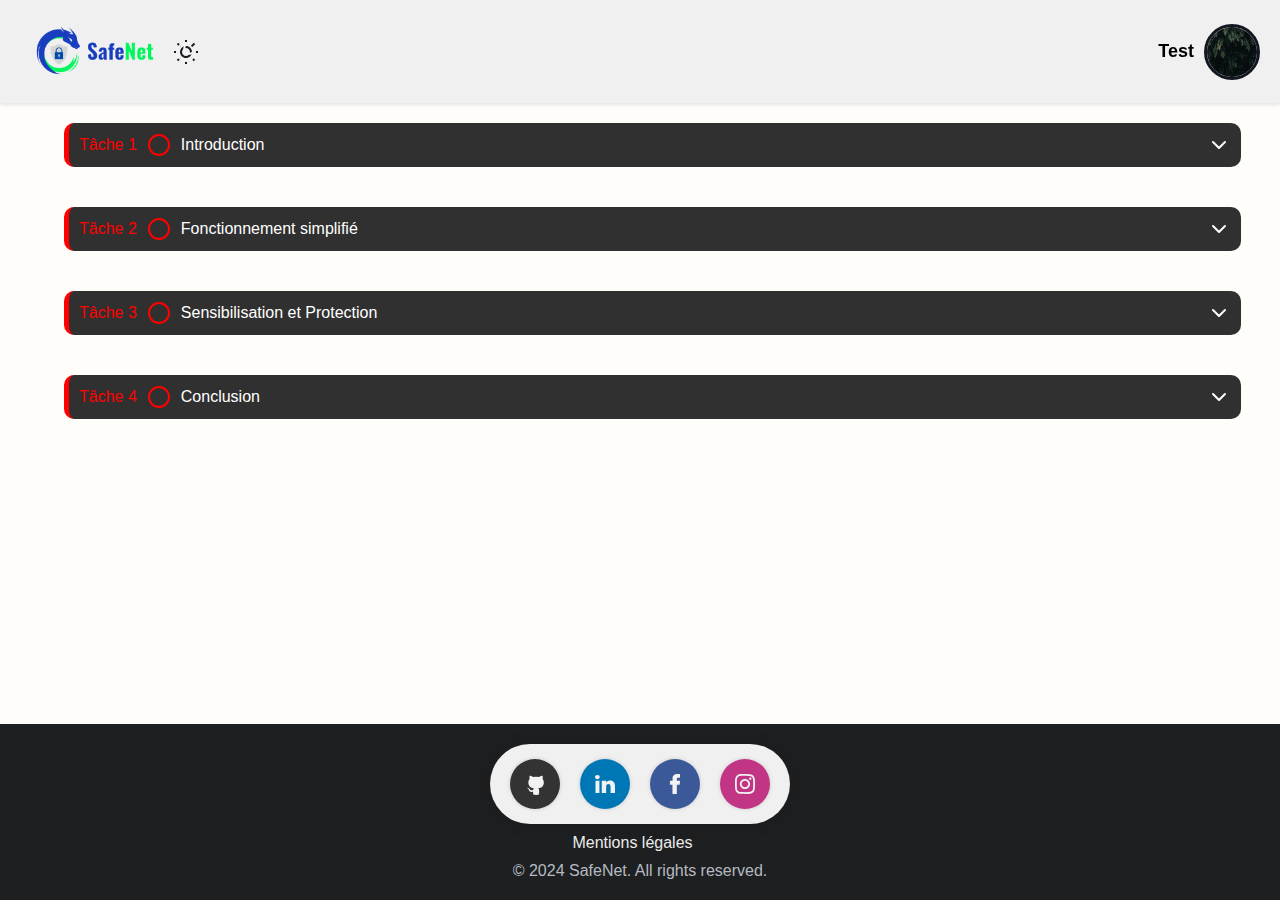
<file: test/Demo_1.html>
<!DOCTYPE html>
<html>
<head>
    <title>SafeNet</title>
    <link rel="icon" href="../img/SafeNet_Logo_1.png" type="image/png">
<style>
    body {
    font-family: sans-serif;
    background-color: #222;
    color: #eee;
    }

    .task {
        width: 90%; /* Prend 90% de la largeur de la page */
        margin: 0 auto;
        background-color: #333;
        padding: 10px;
        margin-bottom: 10px;
        border-radius: 5px;
        display: flex;
        align-items: center;
    }

    .task-icon {
    margin-right: 10px;
    }

    .task-title {
    font-weight: bold;
    }

    .task-arrow {
    margin-left: auto;
    }

    .content {
    padding: 20px;
    }

    .content-title {
    font-size: 24px;
    font-weight: bold;
    margin-bottom: 20px;
    }

    .content-text {
    line-height: 1.5;
    }
    :root {
            --light-background: #fefdf9;
            --light-text: #000000;
            --dark-background: #191c3a;
            --dark-text: #ffffff;
            --light-card-background: #f0f0f0; 
            --dark-card-background: #151623;
            --light-nav-background: #f0f0f0;
            --dark-nav-background: #1D2033;
            --task-color_1: rgb(8, 241, 8);
            --task-color_2: red;
        }

        body {
            /*background-image: url('pexels-photo-1072179.jpeg');*/
            background-color: var(--light-background);
            /*background-repeat: no-repeat;
            background-size: cover;*/
            color: var(--light-text);
            display: flex;
            flex-direction: column;
            min-height: 100vh;
            align-items: center;
            margin: 0;
            padding: 0;
            box-sizing: border-box;
            overflow-x: hidden;
            --text-color: var(--light-text);
            --card-background: var(--light-card-background);
            --border-color: var(--dark-card-background);
            --nav-background: var(--light-nav-background);

        }

        body.dark {
            background-color: var(--dark-background);
            color: var(--dark-text); 
            --text-color: var(--dark-text);
            --card-background: var(--dark-card-background);
            --border-color: var(--light-card-background);
            --nav-background: var(--dark-nav-background);
        }


        #sticky-header {
            position: sticky;
            top: 0;
            z-index: 1000;
            width: 100%;
            display: flex;
        }

        .container-fluid {
            display: flex;
            justify-content: space-between;
            align-items: center;
            width: 100%;
        }

        .navbar {
            margin-top: 0;
            top: 0;
            width: 100%;
            display: flex;
            align-items: center;
            padding: 20px;
            background-color: var(--nav-background);
            box-shadow: 0 2px 4px rgba(0, 0, 0, 0.1);
        }

        .nav {
            width: 100%;
            display: flex;
            align-items: center;
            justify-content: flex-end;
        }

        .navbar-brand {
            display: flex;
            align-items: center;
            font-size: 24px;
            font-weight: bold;
            color: var(--dark-text);
            text-decoration: none;
        }

        .pseudo {
            margin-right: 10px;
            font-size: 18px;
            font-family: Arial;
            font-weight: bold;
            color: var(--text-color);
            text-decoration: none;
            display: flex;
            justify-content: flex-end;
            margin-left: auto;
        }

        
        .avatar {
            width: 50px; /* Ajustez cette valeur pour changer la taille */
            height: 50px; /* Assurez-vous que la hauteur est la même que la largeur pour un cercle parfait */
            border-radius: 50%; /* Pour rendre l'image ronde */
            border: 3px solid var(--border-color); /* Ajoute une bordure */
            
        }



        #courses {
            display: flex;
            flex-wrap: wrap;
            justify-content: flex-start;
        }

        /* For screens smaller than 600px, cards take full width */
        @media (max-width: 600px) {
            .card {
                flex: 0 0 100%;
            }
        }

        /* For screens between 600px and 900px, cards take half the width */
        @media (min-width: 600px) and (max-width: 900px) {
            .card {
                flex: 0 0 50%;
            }
        }

        /* For screens larger than 900px, cards take one third of the width */
        @media (min-width: 900px) {
            .card {
                flex: 0 0 33%;
            }
        }

        .card {
            background-color: var(--card-background);
            box-shadow: 0 4px 8px 0 rgba(0, 0, 0, 0.2);
            transition: 0.3s;
            width: 40%;
            border-radius: 5px;
            flex: 0 0 30%;
            margin: 1%;
            margin-left: 2%;
            border-radius: 30px;
            border: 2px solid black;
            font-family: Arial, sans-serif;
            transition: border-color 0.3s ease;
        }

        body.dark .card {
            border-color: white;
        }

        .card:hover {
            box-shadow: 0 8px 16px 0 rgba(0, 0, 0, 0.2);
        }

        .card-img-top {
            width: 100%;
            height: 15vw;
            object-fit: cover;
            border-top-left-radius: 30px;
            border-top-right-radius: 30px;
        }

        .card-body {
            padding: 20px;
        }

        .container {
            padding: 2px 16px;
            display: flex;
            justify-content: flex-end;
        }

        .card-title {
            font-size: 18px;
            font-weight: bold;
        }

        .card-text {
            font-size: 16px;
            color: var(--text-color);
        }

        .btn-primary {
            display: block;
            background-color: #32d929;
            border-color: #32d929;
            color: #fff;
            text-align: center;
            border-radius: 0;
            padding: 10px 20px;
            border-bottom-left-radius: 10px;
            border-bottom-right-radius: 10px;
            text-decoration: none;
            display: inline-block;
        }
        .btn-primary:hover {
            background-color: #2ccf24;
            color: white;
        }
        .btn-primary:active {
            background-color: #000000;
            color: white;
        }
        
        /* <reset-style> ============================ */
            button {
            border: none;
            background: none;
            padding: 0;
            margin: 0;
            cursor: pointer;
            font-family: inherit;
        }
        /* <style for change-theme__icon> ======== */
        .change-theme__icon {
            width: 32px;
            height: 32px;
            display: flex;
            justify-content: center;
            align-items: center;
            position: relative;
            overflow: hidden;
        }

        .icon-sun,
        .icon-moon {
            display: flex;
            justify-content: center;
            align-items: center;
            position: absolute;
            margin-left: auto;
        }

        /* .icon-sun */
        .icon-sun {
            animation: ease reverse-change-theme-sun .6s forwards;
        }

        .change-theme__icon.active .icon-sun {
            animation: ease change-theme-sun .4s forwards;
        }

        @keyframes reverse-change-theme-sun {
            0% {transform: rotate(-45deg) scale(.8);
                opacity: 0;}

            50% {transform: rotate(8deg);}

            100% {transform: rotate(0deg) scale(1);
                opacity: 1;}}

        @keyframes change-theme-sun {
            0% {transform: rotate(0deg) scale(1);
                opacity: 1;}

            100% {transform: rotate(-45deg) scale(.8);
                opacity: 0;}}

        /* .icon-moon */
        .icon-moon {
        animation: ease reverse-change-theme-moon .4s forwards;
        }

        .change-theme__icon.active .icon-moon {
        animation: change-theme-moon .6s forwards;
        }

        @keyframes change-theme-moon {
        0% {transform: rotate(-45deg) scale(.8);
            opacity: 0;}
        50% {transform: rotate(8deg);}
        100% {transform: rotate(0deg) scale(1);
            opacity: 1;}}

        @keyframes reverse-change-theme-moon {
        0% {transform: rotate(0deg) scale(1);
            opacity: 1;}

        100% {transform: rotate(-45deg) scale(.8);
            opacity: 0;}}

        .search {
            display: inline-block;
            width: auto;
            position: relative;
            justify-content: flex-end;
            align-items: center;
            margin-left: auto;
        }

        .search input[type="text"] {
            width: 200px;
            padding: 10px;
            font-family: Arial, Helvetica, sans-serif;
            border: none;
            border-radius: 20px;
            box-shadow: 0 0 10px rgba(0, 0, 0, 0.1);
        }

        .search button[type="submit"] {
            background-color: #4e99e9;
            border: none;
            font-family: Arial, Helvetica, sans-serif;
            color: #fff;
            cursor: pointer;
            padding: 10px 20px;
            border-radius: 20px;
            box-shadow: 0 0 10px rgba(0, 0, 0, 0.1);
            position: absolute;
            top: 0;
            right: 0;
            transition: .9s ease;
        }

        .search button[type="submit"]:hover {
            transform: scale(1.1);
            color: rgb(255, 255, 255);
            background-color: blue;
        }

        footer {
            margin-top: auto;
            width: 100%;
            background-color: #1e1f21;
            padding: 20px;
            font-family: Arial, Helvetica, sans-serif;
            text-align: center;
            justify-content: center;
        }

        .footer-content .legal a {
            margin-right: 15px;
            color: #ebebeb;
            text-decoration: none;
        }

        .footer-content {
            display: flex;
            justify-content: center;
            align-items: center;
            flex-direction: column;
        }

        .footer-content .copyright {
            margin-top: 10px;
            color: #b5bbc1;
        }

        .task-list {
            display: flex;
            flex-direction: column;
            gap: 10px;
        }

        .task {
            margin: 5px;
            display: block;
            height: auto;
            padding: 15px;
            border-radius: 5px;
            cursor: pointer;
            transition: all 0.3s ease;
            background-color: var(--background-color); /* Ajout de cette ligne */

        }

        .task-header {
            border-left: 5px solid var(--task-color_2);
            border-top-left-radius: 10px; /* Ajustez la valeur selon vos préférences */
            border-top-right-radius: 10px; /* Ajustez la valeur selon vos préférences */
            width: 100%;
            background-color: #303030; /* Gris anthracite */
            display: flex;
            align-items: center;
            padding: 10px;
            color: #fff; /* Texte blanc */
        }

        .task .task-header {
            border-radius: 10px; /* Ajustez la valeur selon vos préférences */
        }


        .task.open .task-header {
            border-bottom-left-radius: 0;
            border-bottom-right-radius: 0;
        }

        .open .task-content {
            line-height: 1.5;
            border-bottom-left-radius: 10px; /* Ajustez la valeur selon vos préférences */
            border-bottom-right-radius: 10px; /* Ajustez la valeur selon vos préférences */
        }

        .task-header .task-number {
            margin-right: 10px;
            color: var(--task-color_2);
        }

        .task-header .task-name {
            flex-grow: 1;
            margin-left: 10px;
        }

        .task-header .task-dot{
            margin:auto;
        }


        .task-header .task-arrow {
            margin-left: auto;
            cursor: pointer;
        }
        
        .task-content {
            display: none;
            background-color: #f9f9f9; /* Fond blanc */
            border-left: 5px solid var(--task-color_2); /* Bordure rouge à gauche */
            padding: 10px;
            clear: both; /* Assure que le contenu de la tâche s'affiche sous l'en-tête de la tâche */
            width: 100%; /* Ajout de cette ligne */
            color: #000000;
        }

        .task-header h3 {
            margin-bottom: 5px;
        }

        .task-header p {
            display: none;
        }

        .task.expanded .task-header p {
            display: block;
        }
        

        .social-buttons {
            margin-bottom: 10px;
            margin-top: auto;
            display: flex;
            justify-content: center;
            align-items: center;
            background-color: var(--card-background);
            box-shadow: 0px 0px 15px #00000027;
            padding: 15px 10px;
            border-radius: 5em;
        }

        .social-button {
            display: flex;
            justify-content: center;
            align-items: center;
            width: 50px;
            height: 50px;
            border-radius: 50%;
            margin: 0 10px;
            background-color: #fff;
            box-shadow: 0px 0px 4px #00000027;
            transition: 0.3s;
        }

        .social-button:hover {
            background-color: #f2f2f2;
            box-shadow: 0px 0px 6px 3px #00000027;
        }

        .social-buttons svg {
            transition: 0.3s;
            height: 20px;
        }

        .facebook {
            background-color: #3b5998;
        }

        .facebook svg {
            fill: #f2f2f2;
        }

        .facebook:hover svg {
            fill: #3b5998;
        }

        .github {
            background-color: #333;
        }

        .github svg {
            width: 25px;
            height: 25px;
            fill: #f2f2f2;
        }

        .github:hover svg {
            fill: #333;
        }


        .menu {
            height: 300px;
            overflow-y: auto;
            padding: 10px;
            border: 1px solid #ccc;
            border-radius: 5px;
        }

        .task-list {
            display: flex;
            flex-direction: column;
            gap: 10px;
        }


        .task-header h3 {
            margin-bottom: 5px;
        }

        .task-header p {
            display: none;
        }

        .task.expanded.task-header p {
            display: block;
        }

        .linkedin {
            background-color: #0077b5;
        }

        .linkedin svg {
            fill: #f2f2f2;
        }

        .linkedin:hover svg {
            fill: #0077b5;
        }

        .instagram {
            background-color: #c13584;
        }

        .instagram svg {
            fill: #f2f2f2;
        }

        .instagram:hover svg {
            fill: #c13584;
        }

        svg {
            display: flex;
            justify-content: center;
            align-items: center;
        }
        svg circle {
            margin: auto;

        }

        button.read-and-understood {
            background-color: white;
            border: 2px solid rgb(3, 196, 3);
            color: black;
            border-radius: 5px;
            padding: 10px;
            cursor: pointer;
            text-align: center;
        }

        .read-and-understood:hover {
            background-color: rgb(0, 255, 0);
            border: 2px solid rgb(0, 255, 0);
            transition: background-color 0.3s ease;
        }

        .read-and-understood.clicked {
            background-color: rgb(3, 196, 3);
            color: white;
        }

        .responseFormat {
            background-color: white;
            border-radius: 5px;
            border: 1px solid #a2a2a2;
        }

        .question {
            margin: 10px;
            display: flex;
        }

        .question input,
        .question button {
            height: auto;
            margin-left: 5px;
        }

        button.clicked {
            background-color: rgb(3, 196, 3);
            color: white;
        }

        input.glow-red {
            box-shadow: 0 0 10px red;
        }

        input.glow-green {
            border: 2px solid rgb(3, 196, 3);
            background-color: #e3e3e3;
            color: rgb(103, 103, 103);
            pointer-events: none;
        }

        
        button.need-response {
            background-color: white;
            border: 2px solid rgb(3, 196, 3);
            color: black;
            border-radius: 5px;
            padding: 10px;
            cursor: pointer;
            text-align: center;
        }

        .need-response:hover {
            background-color: rgb(0, 255, 0);
            border: 2px solid rgb(0, 255, 0);
            transition: background-color 0.3s ease;
        }

        .need-response.clicked {
            background-color: rgb(3, 196, 3);
            color: white;
            pointer-events: none;
        }

    </style>
</head>
<header id="sticky-header">
    <nav class="navbar bg-body-tertiary">
        <div class="container-fluid">            
            <div class="nav">
                <a class="navbar-brand" href="../index.html">
                    <img src="../img/SafeNet_Logo_2_dark.png" alt="Logo" width="150" class="d-inline-block-align-text-top">
                </a>
                <button class="change-theme__icon" id="toggle-theme">
                    <div class="icon-sun">
                        <svg xmlns="http://www.w3.org/2000/svg" fill="none" viewBox="0 0 24 24" height="24" width="24">
                            <path fill="#1c1c1e" d="M12 16C14.2091 16 16 14.2091 16 12C16 9.79086 14.2091 8 12 8C9.79086 8 8 9.79086 8 12C8 14.2091 9.79086 16 12 16ZM12 18C15.3137 18 18 15.3137 18 12C18 8.68629 15.3137 6 12 6C8.68629 6 6 8.68629 6 12C6 15.3137 8.68629 18 12 18Z" clip-rule="evenodd" fill-rule="evenodd"></path>
                            <path fill="#1c1c1e" d="M11 0H13V4.06189C12.6724 4.02104 12.3387 4 12 4C11.6613 4 11.3276 4.02104 11 4.06189V0ZM7.0943 5.68018L4.22173 2.80761L2.80752 4.22183L5.6801 7.09441C6.09071 6.56618 6.56608 6.0908 7.0943 5.68018ZM4.06189 11H0V13H4.06189C4.02104 12.6724 4 12.3387 4 12C4 11.6613 4.02104 11.3276 4.06189 11ZM5.6801 16.9056L2.80751 19.7782L4.22173 21.1924L7.0943 18.3198C6.56608 17.9092 6.09071 17.4338 5.6801 16.9056ZM11 19.9381V24H13V19.9381C12.6724 19.979 12.3387 20 12 20C11.6613 20 11.3276 19.979 11 19.9381ZM16.9056 18.3199L19.7781 21.1924L21.1923 19.7782L18.3198 16.9057C17.9092 17.4339 17.4338 17.9093 16.9056 18.3199ZM19.9381 13H24V11H19.9381C19.979 11.3276 20 11.6613 20 12C20 12.3387 19.979 12.6724 19.9381 13ZM18.3198 7.0943L21.1923 4.22183L19.7781 2.80762L16.9056 5.6801C17.4338 6.09071 17.9092 6.56608 18.3198 7.0943Z" clip-rule="evenodd" fill-rule="evenodd"></path>
                        </svg>
                    </div>
                    <div class="icon-moon">
                        <svg xmlns="http://www.w3.org/2000/svg" fill="none" viewBox="0 0 24 24" height="24" width="24">
                            <path fill="#f2f2f7" d="M12.2256 2.00253C9.59172 1.94346 6.93894 2.9189 4.92893 4.92891C1.02369 8.83415 1.02369 15.1658 4.92893 19.071C8.83418 22.9763 15.1658 22.9763 19.0711 19.071C21.0811 17.061 22.0565 14.4082 21.9975 11.7743C21.9796 10.9772 21.8669 10.1818 21.6595 9.40643C21.0933 9.9488 20.5078 10.4276 19.9163 10.8425C18.5649 11.7906 17.1826 12.4053 15.9301 12.6837C14.0241 13.1072 12.7156 12.7156 12 12C11.2844 11.2844 10.8928 9.97588 11.3163 8.0699C11.5947 6.81738 12.2094 5.43511 13.1575 4.08368C13.5724 3.49221 14.0512 2.90664 14.5935 2.34046C13.8182 2.13305 13.0228 2.02041 12.2256 2.00253ZM17.6569 17.6568C18.9081 16.4056 19.6582 14.8431 19.9072 13.2186C16.3611 15.2643 12.638 15.4664 10.5858 13.4142C8.53361 11.362 8.73568 7.63895 10.7814 4.09281C9.1569 4.34184 7.59434 5.09193 6.34315 6.34313C3.21895 9.46732 3.21895 14.5326 6.34315 17.6568C9.46734 20.781 14.5327 20.781 17.6569 17.6568Z" clip-rule="evenodd" fill-rule="evenodd"></path>
                        </svg>
                    </div>
                </button>
                <a class="pseudo">Test</a>
                <img src="../img/pexels-photo-1072179.jpeg" alt="Avatar" class="avatar">
            </div>
        </div>
    </nav>
</header>
<body>
    
    <div class="task">
        <div class="task-header">
            <span class="task-number"></span>
            <div class="task-dot">
                <svg width="24" height="24" viewBox="0 0 24 24" fill="none" stroke="red" stroke-width="2" stroke-linecap="round" stroke-linejoin="round" class="feather feather-circle task-dot">
                    <circle cx="12" cy="12" r="10"></circle>
                </svg>
            </div>
            <span class="task-name">Introduction</span>
            <div class="task-arrow">
                <svg width="24" height="24" viewBox="0 0 24 24" fill="none" stroke="currentColor" stroke-width="2" stroke-linecap="round" stroke-linejoin="round" class="feather feather-chevron-down">
                    <polyline points="6 9 12 15 18 9"></polyline>
                </svg>
            </div>                         
        </div>
        <div class="task-content" style="display: none">
            <p>Les attaques DoS (Déni de Service) et DDoS (Déni de Service Distribué) sont des moyens utilisés par des cybercriminels pour rendre un site web ou un service en ligne indisponible, causant ainsi des désagréments aux utilisateurs.</p>
    
            <p>Ces attaques exploitent des vulnérabilités dans les infrastructures en ligne pour submerger les serveurs de trafic, empêchant ainsi les utilisateurs légitimes d'accéder aux services qu'ils recherchent.</p>
    
            <p>Les attaques DoS sont généralement lancées à partir d'une seule machine, tandis que les attaques DDoS impliquent plusieurs machines réparties dans le monde entier, souvent contrôlées à distance par des botnets. Les conséquences de ces attaques peuvent être graves, allant de l'interruption temporaire des services à des pertes financières significatives et à des dommages à la réputation.</p>
    
            <p>Il est essentiel de comprendre ces menaces pour mettre en place des stratégies de défense efficaces et protéger les infrastructures numériques contre ces formes d'attaque.</p>
    
            <button class="read-and-understood">J'ai lu et compris</button>
        </div>
    </div>

    <div class="task">
        <div class="task-header">
            <span class="task-number"></span>
            <div class="task-dot">
                <svg width="24" height="24" viewBox="0 0 24 24" fill="none" stroke="red" stroke-width="2" stroke-linecap="round" stroke-linejoin="round" class="feather feather-circle task-dot">
                    <circle cx="12" cy="12" r="10"></circle>
                </svg>
            </div>
            <span class="task-name">Fonctionnement simplifié</span>
            <div class="task-arrow">
                <svg width="24" height="24" viewBox="0 0 24 24" fill="none" stroke="currentColor" stroke-width="2" stroke-linecap="round" stroke-linejoin="round" class="feather feather-chevron-down">
                    <polyline points="6 9 12 15 18 9"></polyline>
                </svg>
            </div>                        
        </div>
        <div class="task-content" style="display: none">
            <p>Les attaques DoS (Denial of Service) et DDoS (Distributed Denial of Service) fonctionnent de manière simple : elles inondent un site web ou un service avec un volume énorme de demandes, comme une foule immense bloquant l’entrée d’une boulangerie, empêchant quiconque d'y entrer.</p>
            
            <p>Une attaque DoS utilise un seul ordinateur pour envoyer ces demandes, tandis qu'une attaque DDoS en utilise plusieurs à travers le monde, souvent sans que les propriétaires de ces ordinateurs en soient conscients. Ces ordinateurs sont souvent infectés par des logiciels malveillants qui les transforment en "zombies", participant à l'attaque à l'insu de leur propriétaire.</p>

            <ul>
                <li><strong>exemple d'attaque DoS :</strong>
            </ul>
            <img src="../img/module/module-1/DoS.gif" alt="Description du GIF">
            <ul>
                <li><strong>exemple d'attaque DDoS :</strong>
            </ul>
            <img src="../img/module/module-1/DDoS.gif" alt="Description du GIF">
            
            <p>Les attaques peuvent avoir des conséquences graves, notamment :</p>
            <ul>
                <li><strong>Interruption de service :</strong> Les utilisateurs légitimes ne peuvent plus accéder au service ou au site web ciblé.</li>
                <li><strong>Perte financière :</strong> Les entreprises peuvent perdre des revenus en raison de l'indisponibilité de leurs services.</li>
                <li><strong>Atteinte à la réputation :</strong> La confiance des clients et des utilisateurs peut être affectée négativement.</li>
            </ul>
    
            <p>Comprendre le fonctionnement de ces attaques est crucial pour pouvoir mettre en place des mesures de protection efficaces et réduire leur impact.</p>
            <p> Quel type d'attaque utilise plusieurs ordinateurs à travers le monde ?</p>
            <div class="question">
                <input id="1" type="text" class="responseFormat" placeholder="Format de réponse: ****** ">
                <button id="1" class="need-response">Envoyer</button>
            </div>
            <p> Quel type d'attaque utilise un seul ordinateur ?</p>
            <div class="question">
                <input id="2" type="text" class="responseFormat" placeholder="Format de réponse: ****** ">
                <button id="2" class="need-response">Envoyer</button>
            </div>
            <button class="read-and-understood">J'ai lu et compris</button>
        </div>
    </div>

    <div class="task">
        <div class="task-header">
            <span class="task-number"></span>
            <div class="task-dot">
                <svg width="24" height="24" viewBox="0 0 24 24" fill="none" stroke="red" stroke-width="2" stroke-linecap="round" stroke-linejoin="round" class="feather feather-circle task-dot">
                    <circle cx="12" cy="12" r="10"></circle>
                </svg>
            </div>
            <span class="task-name">Sensibilisation et Protection</span>
            <div class="task-arrow">
                <svg width="24" height="24" viewBox="0 0 24 24" fill="none" stroke="currentColor" stroke-width="2" stroke-linecap="round" stroke-linejoin="round" class="feather feather-chevron-down">
                    <polyline points="6 9 12 15 18 9"></polyline>
                </svg>
            </div> 
        </div>
        <div class="task-content" style="display: none">
            <p>Pour se protéger contre ces attaques, il existe quelques solutions simples et pratiques :</p>
            
            <ul>
                <li><strong>Utiliser un pare-feu :</strong> Cela aide à filtrer les trafics indésirables et à bloquer les attaques avant qu'elles n'atteignent le site ou le service.</li>
                <li><strong>Mettre à jour régulièrement ses systèmes :</strong> Les mises à jour logicielles contiennent souvent des améliorations de sécurité qui aident à protéger contre les nouvelles formes d'attaques.</li>
                <li><strong>Souscrire à des services de protection DDoS :</strong> Des entreprises spécialisées offrent des services pour détecter et atténuer les attaques DDoS, en assurant la continuité du service même sous attaque.</li>
                <li><strong>Sensibiliser et former :</strong> Former les employés et les utilisateurs sur les risques et les signes d'une attaque peut aider à détecter et réagir plus rapidement en cas d’incident.</li>
                <li><strong>Utiliser des CAPTCHA :</strong> Ces tests permettent de distinguer les humains des robots, en demandant aux utilisateurs de réaliser de petites tâches, comme identifier des images ou taper des caractères. Cela peut aider à limiter les demandes automatiques massives des attaques.</li>
            </ul>
    
            <p>En adoptant ces mesures, les entreprises peuvent renforcer leur sécurité et réduire les risques liés aux attaques DoS et DDoS. Une vigilance constante et une sensibilisation accrue sont essentielles pour protéger les infrastructures numériques.</p>
            <p> Quel outil peut filtrer les trafics indésirables ?</p>
            <div class="question">
                <input id="3" type="text" class="responseFormat" placeholder="Format de réponse: ****** ">
                <button id="3" class="need-response">Envoyer</button>
            </div>
            <p> Quel type de test peut distinguer les humains des robots ?</p>
            <div class="question">
                <input id="4" type="text" class="responseFormat" placeholder="Format de réponse: ****** ">
                <button id="4" class="need-response">Envoyer</button>
            </div>
            <button class="read-and-understood">J'ai lu et compris</button>
        </div>
    </div>

    <div class="task">
        <div class="task-header">
            <span class="task-number"></span>
            <div class="task-dot">
                <svg width="24" height="24" viewBox="0 0 24 24" fill="none" stroke="red" stroke-width="2" stroke-linecap="round" stroke-linejoin="round" class="feather feather-circle task-dot">
                    <circle cx="12" cy="12" r="10"></circle>
                </svg>
            </div>
            <span class="task-name">Conclusion</span>
            <div class="task-arrow">
                <svg width="24" height="24" viewBox="0 0 24 24" fill="none" stroke="currentColor" stroke-width="2" stroke-linecap="round" stroke-linejoin="round" class="feather feather-chevron-down">
                    <polyline points="6 9 12 15 18 9"></polyline>
                </svg>
            </div>                        
        </div>
        <div class="task-content" style="display: none">
            <p>En résumé, les attaques DoS (Denial of Service) et DDoS (Distributed Denial of Service) sont comparables à une foule qui bloque l’accès à une boulangerie, mais dans le monde numérique. Elles submergent les sites web et les services en ligne avec des demandes massives, les rendant inaccessibles.</p>
            
            <p>Ces attaques peuvent causer des interruptions significatives, nuire à la réputation des entreprises, et entraîner des pertes financières importantes. Pour se protéger efficacement contre ces menaces, il est crucial d'adopter plusieurs mesures préventives.</p>
            
            <ul>
                <li><strong>Utilisation de pare-feux :</strong> Les pare-feux peuvent filtrer le trafic malveillant et bloquer les attaques avant qu'elles n'atteignent les systèmes cibles.</li>
                <li><strong>Mise à jour régulière des systèmes :</strong> Maintenir les logiciels et les systèmes à jour avec les derniers correctifs de sécurité permet de combler les vulnérabilités exploitées par les attaquants.</li>
                <li><strong>Utilisation de services spécialisés :</strong> Des services de protection contre les DDoS, offerts par des fournisseurs spécialisés, peuvent détecter et atténuer les attaques en temps réel.</li>
            </ul>
    
            <p>La <strong>sensibilisation et la formation</strong> jouent également un rôle clé pour maintenir un environnement numérique sécurisé et accessible. En formant les employés aux bonnes pratiques de sécurité et en les sensibilisant aux menaces potentielles, les entreprises peuvent réduire considérablement les risques d'attaques réussies.</p>
            
            <p>En conclusion, bien que les attaques DoS et DDoS représentent une menace sérieuse pour les infrastructures numériques, des mesures proactives et une vigilance constante permettent de renforcer la sécurité et de garantir la disponibilité des services en ligne.</p>
            <button class="read-and-understood">J'ai lu et compris</button>
        </div>
    </div>


    <script>

        document.getElementById('toggle-theme').addEventListener('click', function() {
            document.body.classList.toggle('dark');
            var logo = document.querySelector('img[alt="Logo"]');
            var theme = document.body.classList.contains('dark') ? 'dark' : 'light';
            if (theme === 'dark') {
                logo.src = "../img/SafeNet_Logo_2_light.png";
            } else {
                logo.src = "../img/SafeNet_Logo_2_dark.png";
            }
        });  
        
        document.querySelector('.change-theme__icon').addEventListener('click', function() {
            this.classList.toggle('active');
        });

        document.querySelectorAll('.task').forEach(task => {
            task.querySelector('.task-header').addEventListener('click', () => {
                const content = task.querySelector('.task-content');
                if (content.style.display === 'none') {
                    task.classList.add('open');
                    content.style.display = 'block';
                } else {
                    task.classList.remove('open');
                    content.style.display = 'none';
                }
            });
        });

        document.querySelectorAll('.task').forEach(task => {
            task.addEventListener('click', () => {
                const arrowDiv = task.querySelector('.task-arrow');
                if (task.classList.contains('open')) {
                    arrowDiv.innerHTML = `
                        <svg width="24" height="24" viewBox="0 0 24 24" fill="none" stroke="currentColor" stroke-width="2" stroke-linecap="round" stroke-linejoin="round" class="feather feather-chevron-up">
                            <polyline points="18 15 12 9 6 15"></polyline>
                        </svg>
                    `;
                } else {
                    arrowDiv.innerHTML = `
                        <svg width="24" height="24" viewBox="0 0 24 24" fill="none" stroke="currentColor" stroke-width="2" stroke-linecap="round" stroke-linejoin="round" class="feather feather-chevron-down">
                            <polyline points="6 9 12 15 18 9"></polyline>
                        </svg>
                    `;
                }
            });
        });

        function updateTaskStatus(task) {
            // alert("hi");
            var buttons = task.querySelectorAll('button');
            var allClicked = Array.from(buttons).every(function(button) {
                return button.classList.contains('clicked');
            });
            if (allClicked) {
                var taskNumber = task.querySelector('.task-number');
                var taskContent = task.querySelector('.task-content');
                var taskHeader = task.querySelector('.task-header');
                var taskDot = task.querySelector('.task-dot');
                taskNumber.style.color = 'rgb(8, 241, 8)';
                taskContent.style.borderLeftColor = 'rgb(8, 241, 8)';
                taskHeader.style.borderLeftColor = 'rgb(8, 241, 8)';
                taskDot.innerHTML = `
                    <svg width="24" height="24" viewBox="0 0 24 24" fill="none" stroke="rgb(8, 241, 8)" stroke-width="2" stroke-linecap="round" stroke-linejoin="round" class="feather feather-check-circle">
                        <path d="M22 11.08V12a10 10 0 1 1-5.93-9.14"></path>
                        <polyline points="22 4 12 14.01 9 11.01"></polyline>
                    </svg>
                `;
                task.setAttribute('type', 'finish');
            }
        }

        window.onload = function() {
            var tasks = document.querySelectorAll('.task-number');
            for (var i = 0; i < tasks.length; i++) {
                tasks[i].textContent = 'Tâche ' + (i + 1);
            }
        }

        var dict = {
            "1": "deeb92f091caa8e2404885e30da06e8507eee571e81b062ef6723c4ec0b8ecf0",
            "2": "c1299854f2b209632ab22aeb848c24c2b02da4b37ecf93a830ee9c7f6f809924",
            "3": "295a76218a5e21829dc844f9f66da652c18becafd21e6354f1acd496fc66bf1b",
            "4": "e54154cc0a4e97e99609fad08e18f6b463e7c530d836baef6d67c1ec11ddde59",
        };

        var dict2 = {
            "3":"a3863c5d7ce546d24186581bcba0b0a157db9d318d9174d46d0db3f3f38cc1a6"
        }


        var buttons = document.querySelectorAll('.need-response');


        buttons.forEach(function(button) {
            async function hashInput(input) {
                const encoder = new TextEncoder();
                const data = encoder.encode(input.toLowerCase());
                const hash = await window.crypto.subtle.digest('SHA-256', data);
                return Array.from(new Uint8Array(hash)).map(b => b.toString(16).padStart(2, '0')).join('');
            }

            button.addEventListener('click', async function() {
                var input = this.previousElementSibling;
                var inputId = input.id;
                var expectedAnswer = dict[inputId];
                var alternativeAnswer = dict2[inputId];
                var hashedInput = await hashInput(input.value);
                if (hashedInput === expectedAnswer || hashedInput === alternativeAnswer || input.value === 'test') {
                    this.classList.add('clicked');
                    input.classList.add('glow-green');
                    input.classList.remove('glow-red');
                    input.blur();
                    updateTaskStatus(task)
                } else {
                    input.classList.add('glow-red');
                }
            });
        });

        var inputs = document.querySelectorAll('input');
        var tasks = document.querySelectorAll('.task');
        inputs.forEach(function(input, index) {
            input.addEventListener('keydown', function(event) {
                if (event.key === 'Enter') {
                    var button = this.nextElementSibling;
                    button.click();
                    /*
                    tasks.forEach(function(task) {
                        button.addEventListener('click', function() {
                            var allClicked = Array.from(buttons).every(function(button) {
                                return button.classList.contains('clicked');
                            });
                            updateTaskStatus(task);
                        });
                    })
                        */
                }
            });
        });

        var tasks = document.querySelectorAll('.task');
        tasks.forEach(function(task) {
            var buttons = task.querySelectorAll('button');
            buttons.forEach(function(button) {
                button.addEventListener('click', function() {
                    if (!button.classList.contains('need-response')) {
                        this.classList.add('clicked');
                    }
                    var allClicked = Array.from(buttons).every(function(button) {
                        return button.classList.contains('clicked');
                    });
                    updateTaskStatus(task);
                });
            });
        });

    </script>

</body>
<footer>
    <div class="footer-content">
        <div class="social-buttons">
            <a href="https://github.com/Cronix2/SafeNet" class="social-button github">
                <svg class="cf-icon-svg" xmlns="http://www.w3.org/2000/svg" viewBox="-2.5 0 19 19"><path d="M9.464 17.178a4.506 4.506 0 0 1-2.013.317 4.29 4.29 0 0 1-2.007-.317.746.746 0 0 1-.277-.587c0-.22-.008-.798-.012-1.567-2.564.557-3.105-1.236-3.105-1.236a2.44 2.44 0 0 0-1.024-1.348c-.836-.572.063-.56.063-.56a1.937 1.937 0 0 1 1.412.95 1.962 1.962 0 0 0 2.682.765 1.971 1.971 0 0 1 .586-1.233c-2.046-.232-4.198-1.023-4.198-4.554a3.566 3.566 0 0 1 .948-2.474 3.313 3.313 0 0 1 .091-2.438s.773-.248 2.534.945a8.727 8.727 0 0 1 4.615 0c1.76-1.193 2.532-.945 2.532-.945a3.31 3.31 0 0 1 .092 2.438 3.562 3.562 0 0 1 .947 2.474c0 3.54-2.155 4.32-4.208 4.548a2.195 2.195 0 0 1 .625 1.706c0 1.232-.011 2.227-.011 2.529a.694.694 0 0 1-.272.587z"></path></svg>
            </a>
            <a href="https://linktr.ee/safenet.esiea" class="social-button linkedin">
                <svg viewBox="0 -2 44 44" version="1.1" xmlns="http://www.w3.org/2000/svg" xmlns:xlink="http://www.w3.org/1999/xlink">
                    <g id="Icons" stroke="none" stroke-width="1">
                        <g transform="translate(-702.000000, -265.000000)">
                            <path d="M746,305 L736.2754,305 L736.2754,290.9384 C736.2754,287.257796 734.754233,284.74515 731.409219,284.74515 C728.850659,284.74515 727.427799,286.440738 726.765522,288.074854 C726.517168,288.661395 726.555974,289.478453 726.555974,290.295511 L726.555974,305 L716.921919,305 C716.921919,305 717.046096,280.091247 716.921919,277.827047 L726.555974,277.827047 L726.555974,282.091631 C727.125118,280.226996 730.203669,277.565794 735.116416,277.565794 C741.21143,277.565794 746,281.474355 746,289.890824 L746,305 L746,305 Z M707.17921,274.428187 L707.117121,274.428187 C704.0127,274.428187 702,272.350964 702,269.717936 C702,267.033681 704.072201,265 707.238711,265 C710.402634,265 712.348071,267.028559 712.41016,269.710252 C712.41016,272.34328 710.402634,274.428187 707.17921,274.428187 L707.17921,274.428187 L707.17921,274.428187 Z M703.109831,277.827047 L711.685795,277.827047 L711.685795,305 L703.109831,305 L703.109831,277.827047 L703.109831,277.827047 Z" id="LinkedIn">
                            </path>
                        </g>
                    </g>
                </svg>
            </a>
            <a href="#" class="social-button facebook">
                <svg version="1.1" id="Layer_1" xmlns="http://www.w3.org/2000/svg" xmlns:xlink="http://www.w3.org/1999/xlink" viewBox="0 0 310 310" xml:space="preserve">
                    <g id="XMLID_834_">
                        <path id="XMLID_835_" d="M81.703,165.106h33.981V305c0,2.762,2.238,5,5,5h57.616c2.762,0,5-2.238,5-5V165.765h39.064
                            c2.54,0,4.677-1.906,4.967-4.429l5.933-51.502c0.163-1.417-0.286-2.836-1.234-3.899c-0.949-1.064-2.307-1.673-3.732-1.673h-44.996
                            V71.978c0-9.732,5.24-14.667,15.576-14.667c1.473,0,29.42,0,29.42,0c2.762,0,5-2.239,5-5V5.037c0-2.762-2.238-5-5-5h-40.545
                            C187.467,0.023,186.832,0,185.896,0c-7.035,0-31.488,1.381-50.804,19.151c-21.402,19.692-18.427,43.27-17.716,47.358v37.752H81.703
                            c-2.762,0-5,2.238-5,5v50.844C76.703,162.867,78.941,165.106,81.703,165.106z">
                        </path>
                    </g>
                </svg>
            </a>
            <a href="https://www.instagram.com/safenet.esiea/" class="social-button instagram">
                <svg width="800px" height="800px" viewBox="0 0 20 20" version="1.1" xmlns="http://www.w3.org/2000/svg" xmlns:xlink="http://www.w3.org/1999/xlink">
                    <g id="Page-1" stroke="none" stroke-width="1">
                        <g id="Dribbble-Light-Preview" transform="translate(-340.000000, -7439.000000)">
                            <g id="icons" transform="translate(56.000000, 160.000000)">
                                <path d="M289.869652,7279.12273 C288.241769,7279.19618 286.830805,7279.5942 285.691486,7280.72871 C284.548187,7281.86918 284.155147,7283.28558 284.081514,7284.89653 C284.035742,7285.90201 283.768077,7293.49818 284.544207,7295.49028 C285.067597,7296.83422 286.098457,7297.86749 287.454694,7298.39256 C288.087538,7298.63872 288.809936,7298.80547 289.869652,7298.85411 C298.730467,7299.25511 302.015089,7299.03674 303.400182,7295.49028 C303.645956,7294.859 303.815113,7294.1374 303.86188,7293.08031 C304.26686,7284.19677 303.796207,7282.27117 302.251908,7280.72871 C301.027016,7279.50685 299.5862,7278.67508 289.869652,7279.12273 M289.951245,7297.06748 C288.981083,7297.0238 288.454707,7296.86201 288.103459,7296.72603 C287.219865,7296.3826 286.556174,7295.72155 286.214876,7294.84312 C285.623823,7293.32944 285.819846,7286.14023 285.872583,7284.97693 C285.924325,7283.83745 286.155174,7282.79624 286.959165,7281.99226 C287.954203,7280.99968 289.239792,7280.51332 297.993144,7280.90837 C299.135448,7280.95998 300.179243,7281.19026 300.985224,7281.99226 C301.980262,7282.98483 302.473801,7284.28014 302.071806,7292.99991 C302.028024,7293.96767 301.865833,7294.49274 301.729513,7294.84312 C300.829003,7297.15085 298.757333,7297.47145 289.951245,7297.06748 M298.089663,7283.68956 C298.089663,7284.34665 298.623998,7284.88065 299.283709,7284.88065 C299.943419,7284.88065 300.47875,7284.34665 300.47875,7283.68956 C300.47875,7283.03248 299.943419,7282.49847 299.283709,7282.49847 C298.623998,7282.49847 298.089663,7283.03248 298.089663,7283.68956 M288.862673,7288.98792 C288.862673,7291.80286 291.150266,7294.08479 293.972194,7294.08479 C296.794123,7294.08479 299.081716,7291.80286 299.081716,7288.98792 C299.081716,7286.17298 296.794123,7283.89205 293.972194,7283.89205 C291.150266,7283.89205 288.862673,7286.17298 288.862673,7288.98792 M290.655732,7288.98792 C290.655732,7287.16159 292.140329,7285.67967 293.972194,7285.67967 C295.80406,7285.67967 297.288657,7287.16159 297.288657,7288.98792 C297.288657,7290.81525 295.80406,7292.29716 293.972194,7292.29716 C292.140329,7292.29716 290.655732,7290.81525 290.655732,7288.98792" id="instagram-[#167]">
                                </path>
                            </g>
                        </g>
                    </g>
                </svg>
            </a>
        </div>
        <div class="legal">
            <a href="mentions_legales.html">Mentions légales</a>
        </div>
        <div class="copyright">
            &copy; 2024 SafeNet. All rights reserved.
        </div>
    </div>
</footer>
</html>
</file>
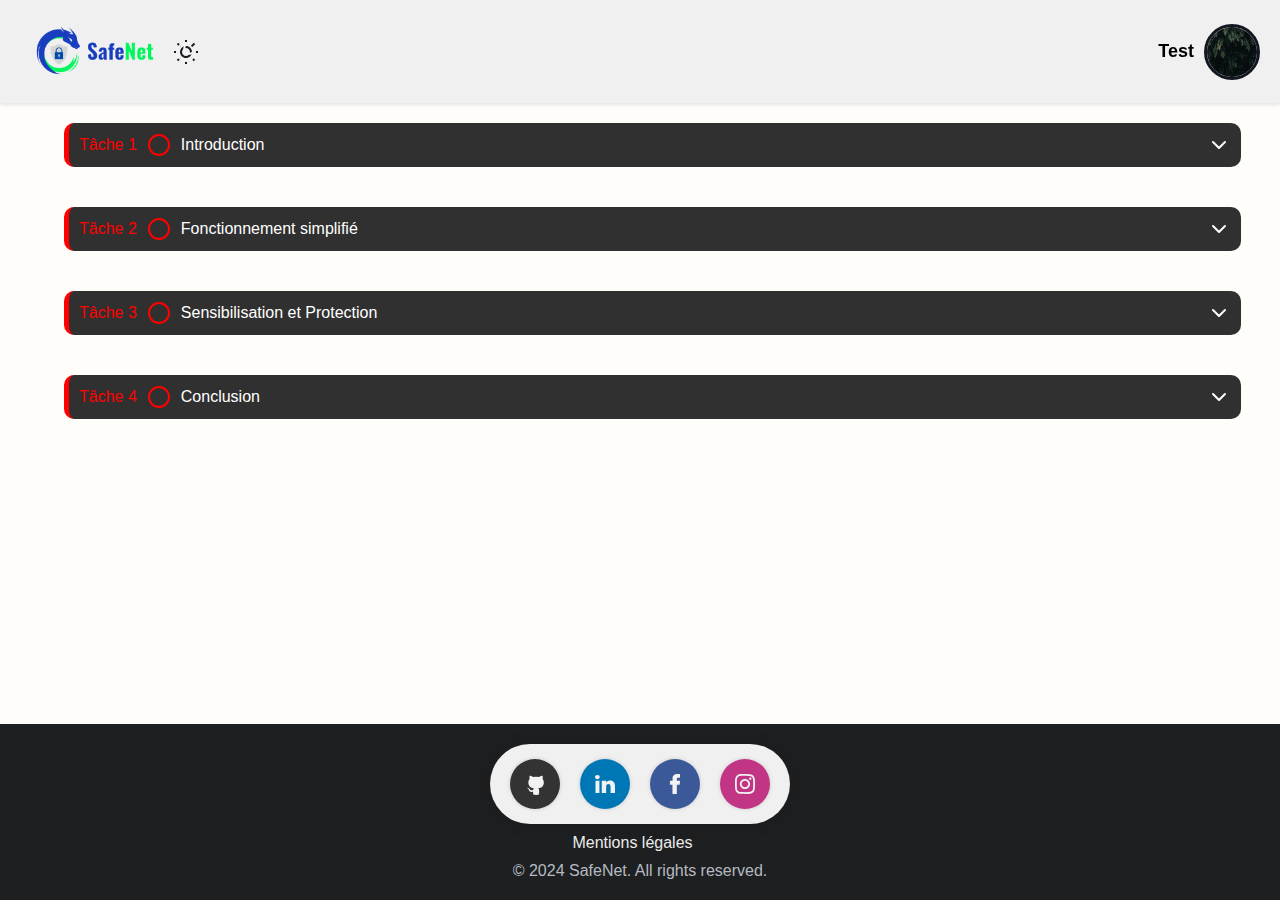
<file: test/Demo_2.html>
<!DOCTYPE html>
<html>
<head>
    <title>SafeNet</title>
    <link rel="icon" href="../img/SafeNet_Logo_1.png" type="image/png">
<style>
    body {
    font-family: sans-serif;
    background-color: #222;
    color: #eee;
    }

    .task {
        width: 90%; /* Prend 90% de la largeur de la page */
        margin: 0 auto;
        background-color: #333;
        padding: 10px;
        margin-bottom: 10px;
        border-radius: 5px;
        display: flex;
        align-items: center;
    }

    .task-icon {
    margin-right: 10px;
    }

    .task-title {
    font-weight: bold;
    }

    .task-arrow {
    margin-left: auto;
    }

    .content {
    padding: 20px;
    }

    .content-title {
    font-size: 24px;
    font-weight: bold;
    margin-bottom: 20px;
    }

    .content-text {
    line-height: 1.5;
    }
    :root {
            --light-background: #fefdf9;
            --light-text: #000000;
            --dark-background: #191c3a;
            --dark-text: #ffffff;
            --light-card-background: #f0f0f0; 
            --dark-card-background: #151623;
            --light-nav-background: #f0f0f0;
            --dark-nav-background: #1D2033;
            --task-color_1: rgb(8, 241, 8);
            --task-color_2: red;
        }

        body {
            /*background-image: url('pexels-photo-1072179.jpeg');*/
            background-color: var(--light-background);
            /*background-repeat: no-repeat;
            background-size: cover;*/
            color: var(--light-text);
            display: flex;
            flex-direction: column;
            min-height: 100vh;
            align-items: center;
            margin: 0;
            padding: 0;
            box-sizing: border-box;
            overflow-x: hidden;
            --text-color: var(--light-text);
            --card-background: var(--light-card-background);
            --border-color: var(--dark-card-background);
            --nav-background: var(--light-nav-background);

        }

        body.dark {
            background-color: var(--dark-background);
            color: var(--dark-text); 
            --text-color: var(--dark-text);
            --card-background: var(--dark-card-background);
            --border-color: var(--light-card-background);
            --nav-background: var(--dark-nav-background);
        }


        #sticky-header {
            position: sticky;
            top: 0;
            z-index: 1000;
            width: 100%;
            display: flex;
        }

        .container-fluid {
            display: flex;
            justify-content: space-between;
            align-items: center;
            width: 100%;
        }

        .navbar {
            margin-top: 0;
            top: 0;
            width: 100%;
            display: flex;
            align-items: center;
            padding: 20px;
            background-color: var(--nav-background);
            box-shadow: 0 2px 4px rgba(0, 0, 0, 0.1);
        }

        .nav {
            width: 100%;
            display: flex;
            align-items: center;
            justify-content: flex-end;
        }

        .navbar-brand {
            display: flex;
            align-items: center;
            font-size: 24px;
            font-weight: bold;
            color: var(--dark-text);
            text-decoration: none;
        }

        .pseudo {
            margin-right: 10px;
            font-size: 18px;
            font-family: Arial;
            font-weight: bold;
            color: var(--text-color);
            text-decoration: none;
            display: flex;
            justify-content: flex-end;
            margin-left: auto;
        }

        
        .avatar {
            width: 50px; /* Ajustez cette valeur pour changer la taille */
            height: 50px; /* Assurez-vous que la hauteur est la même que la largeur pour un cercle parfait */
            border-radius: 50%; /* Pour rendre l'image ronde */
            border: 3px solid var(--border-color); /* Ajoute une bordure */
            
        }



        #courses {
            display: flex;
            flex-wrap: wrap;
            justify-content: flex-start;
        }

        /* For screens smaller than 600px, cards take full width */
        @media (max-width: 600px) {
            .card {
                flex: 0 0 100%;
            }
        }

        /* For screens between 600px and 900px, cards take half the width */
        @media (min-width: 600px) and (max-width: 900px) {
            .card {
                flex: 0 0 50%;
            }
        }

        /* For screens larger than 900px, cards take one third of the width */
        @media (min-width: 900px) {
            .card {
                flex: 0 0 33%;
            }
        }

        .card {
            background-color: var(--card-background);
            box-shadow: 0 4px 8px 0 rgba(0, 0, 0, 0.2);
            transition: 0.3s;
            width: 40%;
            border-radius: 5px;
            flex: 0 0 30%;
            margin: 1%;
            margin-left: 2%;
            border-radius: 30px;
            border: 2px solid black;
            font-family: Arial, sans-serif;
            transition: border-color 0.3s ease;
        }

        body.dark .card {
            border-color: white;
        }

        .card:hover {
            box-shadow: 0 8px 16px 0 rgba(0, 0, 0, 0.2);
        }

        .card-img-top {
            width: 100%;
            height: 15vw;
            object-fit: cover;
            border-top-left-radius: 30px;
            border-top-right-radius: 30px;
        }

        .card-body {
            padding: 20px;
        }

        .container {
            padding: 2px 16px;
            display: flex;
            justify-content: flex-end;
        }

        .card-title {
            font-size: 18px;
            font-weight: bold;
        }

        .card-text {
            font-size: 16px;
            color: var(--text-color);
        }

        .btn-primary {
            display: block;
            background-color: #32d929;
            border-color: #32d929;
            color: #fff;
            text-align: center;
            border-radius: 0;
            padding: 10px 20px;
            border-bottom-left-radius: 10px;
            border-bottom-right-radius: 10px;
            text-decoration: none;
            display: inline-block;
        }
        .btn-primary:hover {
            background-color: #2ccf24;
            color: white;
        }
        .btn-primary:active {
            background-color: #000000;
            color: white;
        }
        
        /* <reset-style> ============================ */
            button {
            border: none;
            background: none;
            padding: 0;
            margin: 0;
            cursor: pointer;
            font-family: inherit;
        }
        /* <style for change-theme__icon> ======== */
        .change-theme__icon {
            width: 32px;
            height: 32px;
            display: flex;
            justify-content: center;
            align-items: center;
            position: relative;
            overflow: hidden;
        }

        .icon-sun,
        .icon-moon {
            display: flex;
            justify-content: center;
            align-items: center;
            position: absolute;
            margin-left: auto;
        }

        /* .icon-sun */
        .icon-sun {
            animation: ease reverse-change-theme-sun .6s forwards;
        }

        .change-theme__icon.active .icon-sun {
            animation: ease change-theme-sun .4s forwards;
        }

        @keyframes reverse-change-theme-sun {
            0% {transform: rotate(-45deg) scale(.8);
                opacity: 0;}

            50% {transform: rotate(8deg);}

            100% {transform: rotate(0deg) scale(1);
                opacity: 1;}}

        @keyframes change-theme-sun {
            0% {transform: rotate(0deg) scale(1);
                opacity: 1;}

            100% {transform: rotate(-45deg) scale(.8);
                opacity: 0;}}

        /* .icon-moon */
        .icon-moon {
        animation: ease reverse-change-theme-moon .4s forwards;
        }

        .change-theme__icon.active .icon-moon {
        animation: change-theme-moon .6s forwards;
        }

        @keyframes change-theme-moon {
        0% {transform: rotate(-45deg) scale(.8);
            opacity: 0;}
        50% {transform: rotate(8deg);}
        100% {transform: rotate(0deg) scale(1);
            opacity: 1;}}

        @keyframes reverse-change-theme-moon {
        0% {transform: rotate(0deg) scale(1);
            opacity: 1;}

        100% {transform: rotate(-45deg) scale(.8);
            opacity: 0;}}

        .search {
            display: inline-block;
            width: auto;
            position: relative;
            justify-content: flex-end;
            align-items: center;
            margin-left: auto;
        }

        .search input[type="text"] {
            width: 200px;
            padding: 10px;
            font-family: Arial, Helvetica, sans-serif;
            border: none;
            border-radius: 20px;
            box-shadow: 0 0 10px rgba(0, 0, 0, 0.1);
        }

        .search button[type="submit"] {
            background-color: #4e99e9;
            border: none;
            font-family: Arial, Helvetica, sans-serif;
            color: #fff;
            cursor: pointer;
            padding: 10px 20px;
            border-radius: 20px;
            box-shadow: 0 0 10px rgba(0, 0, 0, 0.1);
            position: absolute;
            top: 0;
            right: 0;
            transition: .9s ease;
        }

        .search button[type="submit"]:hover {
            transform: scale(1.1);
            color: rgb(255, 255, 255);
            background-color: blue;
        }

        footer {
            margin-top: auto;
            width: 100%;
            background-color: #1e1f21;
            padding: 20px;
            font-family: Arial, Helvetica, sans-serif;
            text-align: center;
            justify-content: center;
        }

        .footer-content .legal a {
            margin-right: 15px;
            color: #ebebeb;
            text-decoration: none;
        }

        .footer-content {
            display: flex;
            justify-content: center;
            align-items: center;
            flex-direction: column;
        }

        .footer-content .copyright {
            margin-top: 10px;
            color: #b5bbc1;
        }

        .task-list {
            display: flex;
            flex-direction: column;
            gap: 10px;
        }

        .task {
            margin: 5px;
            display: block;
            height: auto;
            padding: 15px;
            border-radius: 5px;
            cursor: pointer;
            transition: all 0.3s ease;
            background-color: var(--background-color); /* Ajout de cette ligne */

        }

        .task-header {
            border-left: 5px solid var(--task-color_2);
            border-top-left-radius: 10px; /* Ajustez la valeur selon vos préférences */
            border-top-right-radius: 10px; /* Ajustez la valeur selon vos préférences */
            width: 100%;
            background-color: #303030; /* Gris anthracite */
            display: flex;
            align-items: center;
            padding: 10px;
            color: #fff; /* Texte blanc */
        }

        .task .task-header {
            border-radius: 10px; /* Ajustez la valeur selon vos préférences */
        }


        .task.open .task-header {
            border-bottom-left-radius: 0;
            border-bottom-right-radius: 0;
        }

        .open .task-content {
            line-height: 1.5;
            border-bottom-left-radius: 10px; /* Ajustez la valeur selon vos préférences */
            border-bottom-right-radius: 10px; /* Ajustez la valeur selon vos préférences */
        }

        .task-header .task-number {
            margin-right: 10px;
            color: var(--task-color_2);
        }

        .task-header .task-name {
            flex-grow: 1;
            margin-left: 10px;
        }

        .task-header .task-dot{
            margin:auto;
        }


        .task-header .task-arrow {
            margin-left: auto;
            cursor: pointer;
        }
        
        .task-content {
            display: none;
            background-color: #f9f9f9; /* Fond blanc */
            border-left: 5px solid var(--task-color_2); /* Bordure rouge à gauche */
            padding: 10px;
            clear: both; /* Assure que le contenu de la tâche s'affiche sous l'en-tête de la tâche */
            width: 100%; /* Ajout de cette ligne */
            color: #000000;
        }

        .task-header h3 {
            margin-bottom: 5px;
        }

        .task-header p {
            display: none;
        }

        .task.expanded .task-header p {
            display: block;
        }
        

        .social-buttons {
            margin-bottom: 10px;
            margin-top: auto;
            display: flex;
            justify-content: center;
            align-items: center;
            background-color: var(--card-background);
            box-shadow: 0px 0px 15px #00000027;
            padding: 15px 10px;
            border-radius: 5em;
        }

        .social-button {
            display: flex;
            justify-content: center;
            align-items: center;
            width: 50px;
            height: 50px;
            border-radius: 50%;
            margin: 0 10px;
            background-color: #fff;
            box-shadow: 0px 0px 4px #00000027;
            transition: 0.3s;
        }

        .social-button:hover {
            background-color: #f2f2f2;
            box-shadow: 0px 0px 6px 3px #00000027;
        }

        .social-buttons svg {
            transition: 0.3s;
            height: 20px;
        }

        .facebook {
            background-color: #3b5998;
        }

        .facebook svg {
            fill: #f2f2f2;
        }

        .facebook:hover svg {
            fill: #3b5998;
        }

        .github {
            background-color: #333;
        }

        .github svg {
            width: 25px;
            height: 25px;
            fill: #f2f2f2;
        }

        .github:hover svg {
            fill: #333;
        }


        .menu {
            height: 300px;
            overflow-y: auto;
            padding: 10px;
            border: 1px solid #ccc;
            border-radius: 5px;
        }

        .task-list {
            display: flex;
            flex-direction: column;
            gap: 10px;
        }


        .task-header h3 {
            margin-bottom: 5px;
        }

        .task-header p {
            display: none;
        }

        .task.expanded.task-header p {
            display: block;
        }

        .linkedin {
            background-color: #0077b5;
        }

        .linkedin svg {
            fill: #f2f2f2;
        }

        .linkedin:hover svg {
            fill: #0077b5;
        }

        .instagram {
            background-color: #c13584;
        }

        .instagram svg {
            fill: #f2f2f2;
        }

        .instagram:hover svg {
            fill: #c13584;
        }

        svg {
            display: flex;
            justify-content: center;
            align-items: center;
        }
        svg circle {
            margin: auto;

        }

        button.read-and-understood {
            background-color: white;
            border: 2px solid rgb(3, 196, 3);
            color: black;
            border-radius: 5px;
            padding: 10px;
            cursor: pointer;
            text-align: center;
        }

        .read-and-understood:hover {
            background-color: rgb(0, 255, 0);
            border: 2px solid rgb(0, 255, 0);
            transition: background-color 0.3s ease;
        }

        .read-and-understood.clicked {
            background-color: rgb(3, 196, 3);
            color: white;
        }

        .responseFormat {
            background-color: white;
            border-radius: 5px;
            border: 1px solid #a2a2a2;
        }

        .question {
            margin: 10px;
            display: flex;
        }

        .question input,
        .question button {
            height: auto;
            margin-left: 5px;
        }

        button.clicked {
            background-color: rgb(3, 196, 3);
            color: white;
        }

        input.glow-red {
            box-shadow: 0 0 10px red;
        }

        input.glow-green {
            border: 2px solid rgb(3, 196, 3);
            background-color: #e3e3e3;
            color: rgb(103, 103, 103);
            pointer-events: none;
        }

        
        button.need-response {
            background-color: white;
            border: 2px solid rgb(3, 196, 3);
            color: black;
            border-radius: 5px;
            padding: 10px;
            cursor: pointer;
            text-align: center;
        }

        .need-response:hover {
            background-color: rgb(0, 255, 0);
            border: 2px solid rgb(0, 255, 0);
            transition: background-color 0.3s ease;
        }

        .need-response.clicked {
            background-color: rgb(3, 196, 3);
            color: white;
            pointer-events: none;
        }

    </style>
</head>
<header id="sticky-header">
    <nav class="navbar bg-body-tertiary">
        <div class="container-fluid">            
            <div class="nav">
                <a class="navbar-brand" href="../index.html">
                    <img src="../img/SafeNet_Logo_2_dark.png" alt="Logo" width="150" class="d-inline-block-align-text-top">
                </a>
                <button class="change-theme__icon" id="toggle-theme">
                    <div class="icon-sun">
                        <svg xmlns="http://www.w3.org/2000/svg" fill="none" viewBox="0 0 24 24" height="24" width="24">
                            <path fill="#1c1c1e" d="M12 16C14.2091 16 16 14.2091 16 12C16 9.79086 14.2091 8 12 8C9.79086 8 8 9.79086 8 12C8 14.2091 9.79086 16 12 16ZM12 18C15.3137 18 18 15.3137 18 12C18 8.68629 15.3137 6 12 6C8.68629 6 6 8.68629 6 12C6 15.3137 8.68629 18 12 18Z" clip-rule="evenodd" fill-rule="evenodd"></path>
                            <path fill="#1c1c1e" d="M11 0H13V4.06189C12.6724 4.02104 12.3387 4 12 4C11.6613 4 11.3276 4.02104 11 4.06189V0ZM7.0943 5.68018L4.22173 2.80761L2.80752 4.22183L5.6801 7.09441C6.09071 6.56618 6.56608 6.0908 7.0943 5.68018ZM4.06189 11H0V13H4.06189C4.02104 12.6724 4 12.3387 4 12C4 11.6613 4.02104 11.3276 4.06189 11ZM5.6801 16.9056L2.80751 19.7782L4.22173 21.1924L7.0943 18.3198C6.56608 17.9092 6.09071 17.4338 5.6801 16.9056ZM11 19.9381V24H13V19.9381C12.6724 19.979 12.3387 20 12 20C11.6613 20 11.3276 19.979 11 19.9381ZM16.9056 18.3199L19.7781 21.1924L21.1923 19.7782L18.3198 16.9057C17.9092 17.4339 17.4338 17.9093 16.9056 18.3199ZM19.9381 13H24V11H19.9381C19.979 11.3276 20 11.6613 20 12C20 12.3387 19.979 12.6724 19.9381 13ZM18.3198 7.0943L21.1923 4.22183L19.7781 2.80762L16.9056 5.6801C17.4338 6.09071 17.9092 6.56608 18.3198 7.0943Z" clip-rule="evenodd" fill-rule="evenodd"></path>
                        </svg>
                    </div>
                    <div class="icon-moon">
                        <svg xmlns="http://www.w3.org/2000/svg" fill="none" viewBox="0 0 24 24" height="24" width="24">
                            <path fill="#f2f2f7" d="M12.2256 2.00253C9.59172 1.94346 6.93894 2.9189 4.92893 4.92891C1.02369 8.83415 1.02369 15.1658 4.92893 19.071C8.83418 22.9763 15.1658 22.9763 19.0711 19.071C21.0811 17.061 22.0565 14.4082 21.9975 11.7743C21.9796 10.9772 21.8669 10.1818 21.6595 9.40643C21.0933 9.9488 20.5078 10.4276 19.9163 10.8425C18.5649 11.7906 17.1826 12.4053 15.9301 12.6837C14.0241 13.1072 12.7156 12.7156 12 12C11.2844 11.2844 10.8928 9.97588 11.3163 8.0699C11.5947 6.81738 12.2094 5.43511 13.1575 4.08368C13.5724 3.49221 14.0512 2.90664 14.5935 2.34046C13.8182 2.13305 13.0228 2.02041 12.2256 2.00253ZM17.6569 17.6568C18.9081 16.4056 19.6582 14.8431 19.9072 13.2186C16.3611 15.2643 12.638 15.4664 10.5858 13.4142C8.53361 11.362 8.73568 7.63895 10.7814 4.09281C9.1569 4.34184 7.59434 5.09193 6.34315 6.34313C3.21895 9.46732 3.21895 14.5326 6.34315 17.6568C9.46734 20.781 14.5327 20.781 17.6569 17.6568Z" clip-rule="evenodd" fill-rule="evenodd"></path>
                        </svg>
                    </div>
                </button>
                <a class="pseudo">Test</a>
                <img src="../img/pexels-photo-1072179.jpeg" alt="Avatar" class="avatar">
            </div>
        </div>
    </nav>
</header>
<body>
    
    <div class="task">
        <div class="task-header">
            <span class="task-number"></span>
            <div class="task-dot">
                <svg width="24" height="24" viewBox="0 0 24 24" fill="none" stroke="red" stroke-width="2" stroke-linecap="round" stroke-linejoin="round" class="feather feather-circle task-dot">
                    <circle cx="12" cy="12" r="10"></circle>
                </svg>
            </div>
            <span class="task-name">Introduction</span>
            <div class="task-arrow">
                <svg width="24" height="24" viewBox="0 0 24 24" fill="none" stroke="currentColor" stroke-width="2" stroke-linecap="round" stroke-linejoin="round" class="feather feather-chevron-down">
                    <polyline points="6 9 12 15 18 9"></polyline>
                </svg>
            </div>                         
        </div>
        <div class="task-content" style="display: none">
            <p>Dans ce cours, nous allons explorer deux types d'attaques couramment utilisées par les cybercriminels pour compromettre la sécurité des systèmes informatiques : les attaques par force brute et les attaques par dictionnaire.</p>
    
            <p>Comprendre ces méthodes est essentiel pour se protéger efficacement contre ces menaces.</p>
    
            <button class="read-and-understood">J'ai lu et compris</button>
        </div>
    </div>

    <div class="task">
        <div class="task-header">
            <span class="task-number"></span>
            <div class="task-dot">
                <svg width="24" height="24" viewBox="0 0 24 24" fill="none" stroke="red" stroke-width="2" stroke-linecap="round" stroke-linejoin="round" class="feather feather-circle task-dot">
                    <circle cx="12" cy="12" r="10"></circle>
                </svg>
            </div>
            <span class="task-name">Fonctionnement simplifié</span>
            <div class="task-arrow">
                <svg width="24" height="24" viewBox="0 0 24 24" fill="none" stroke="currentColor" stroke-width="2" stroke-linecap="round" stroke-linejoin="round" class="feather feather-chevron-down">
                    <polyline points="6 9 12 15 18 9"></polyline>
                </svg>
            </div>                        
        </div>
        <div class="task-content" style="display: none">
            <p>Les attaques DoS (Denial of Service) et DDoS (Distributed Denial of Service) fonctionnent de manière simple : elles inondent un site web ou un service avec un volume énorme de demandes, comme une foule immense bloquant l’entrée d’une boulangerie, empêchant quiconque d'y entrer.</p>
            
            <p>Une attaque DoS utilise un seul ordinateur pour envoyer ces demandes, tandis qu'une attaque DDoS en utilise plusieurs à travers le monde, souvent sans que les propriétaires de ces ordinateurs en soient conscients. Ces ordinateurs sont souvent infectés par des logiciels malveillants qui les transforment en "zombies", participant à l'attaque à l'insu de leur propriétaire.</p>

            <ul>
                <li><strong>exemple d'attaque DoS :</strong>
            </ul>
            <img src="../img/module/module-1/DoS.gif" alt="Description du GIF">
            <ul>
                <li><strong>exemple d'attaque DDoS :</strong>
            </ul>
            <img src="../img/module/module-1/DDoS.gif" alt="Description du GIF">
            
            <p>Les attaques peuvent avoir des conséquences graves, notamment :</p>
            <ul>
                <li><strong>Interruption de service :</strong> Les utilisateurs légitimes ne peuvent plus accéder au service ou au site web ciblé.</li>
                <li><strong>Perte financière :</strong> Les entreprises peuvent perdre des revenus en raison de l'indisponibilité de leurs services.</li>
                <li><strong>Atteinte à la réputation :</strong> La confiance des clients et des utilisateurs peut être affectée négativement.</li>
            </ul>
    
            <p>Comprendre le fonctionnement de ces attaques est crucial pour pouvoir mettre en place des mesures de protection efficaces et réduire leur impact.</p>
            <p> Quel type d'attaque utilise plusieurs ordinateurs à travers le monde ?</p>
            <div class="question">
                <input id="1" type="text" class="responseFormat" placeholder="Format de réponse: ****** ">
                <button id="1" class="need-response">Envoyer</button>
            </div>
            <p> Quel type d'attaque utilise un seul ordinateur ?</p>
            <div class="question">
                <input id="2" type="text" class="responseFormat" placeholder="Format de réponse: ****** ">
                <button id="2" class="need-response">Envoyer</button>
            </div>
            <button class="read-and-understood">J'ai lu et compris</button>
        </div>
    </div>

    <div class="task">
        <div class="task-header">
            <span class="task-number"></span>
            <div class="task-dot">
                <svg width="24" height="24" viewBox="0 0 24 24" fill="none" stroke="red" stroke-width="2" stroke-linecap="round" stroke-linejoin="round" class="feather feather-circle task-dot">
                    <circle cx="12" cy="12" r="10"></circle>
                </svg>
            </div>
            <span class="task-name">Sensibilisation et Protection</span>
            <div class="task-arrow">
                <svg width="24" height="24" viewBox="0 0 24 24" fill="none" stroke="currentColor" stroke-width="2" stroke-linecap="round" stroke-linejoin="round" class="feather feather-chevron-down">
                    <polyline points="6 9 12 15 18 9"></polyline>
                </svg>
            </div> 
        </div>
        <div class="task-content" style="display: none">
            <p>Pour se protéger contre ces attaques, il existe quelques solutions simples et pratiques :</p>
            
            <ul>
                <li><strong>Utiliser un pare-feu :</strong> Cela aide à filtrer les trafics indésirables et à bloquer les attaques avant qu'elles n'atteignent le site ou le service.</li>
                <li><strong>Mettre à jour régulièrement ses systèmes :</strong> Les mises à jour logicielles contiennent souvent des améliorations de sécurité qui aident à protéger contre les nouvelles formes d'attaques.</li>
                <li><strong>Souscrire à des services de protection DDoS :</strong> Des entreprises spécialisées offrent des services pour détecter et atténuer les attaques DDoS, en assurant la continuité du service même sous attaque.</li>
                <li><strong>Sensibiliser et former :</strong> Former les employés et les utilisateurs sur les risques et les signes d'une attaque peut aider à détecter et réagir plus rapidement en cas d’incident.</li>
                <li><strong>Utiliser des CAPTCHA :</strong> Ces tests permettent de distinguer les humains des robots, en demandant aux utilisateurs de réaliser de petites tâches, comme identifier des images ou taper des caractères. Cela peut aider à limiter les demandes automatiques massives des attaques.</li>
            </ul>
    
            <p>En adoptant ces mesures, les entreprises peuvent renforcer leur sécurité et réduire les risques liés aux attaques DoS et DDoS. Une vigilance constante et une sensibilisation accrue sont essentielles pour protéger les infrastructures numériques.</p>
            <p> Quel outil peut filtrer les trafics indésirables ?</p>
            <div class="question">
                <input id="3" type="text" class="responseFormat" placeholder="Format de réponse: ****** ">
                <button id="3" class="need-response">Envoyer</button>
            </div>
            <p> Quel type de test peut distinguer les humains des robots ?</p>
            <div class="question">
                <input id="4" type="text" class="responseFormat" placeholder="Format de réponse: ****** ">
                <button id="4" class="need-response">Envoyer</button>
            </div>
            <button class="read-and-understood">J'ai lu et compris</button>
        </div>
    </div>

    <div class="task">
        <div class="task-header">
            <span class="task-number"></span>
            <div class="task-dot">
                <svg width="24" height="24" viewBox="0 0 24 24" fill="none" stroke="red" stroke-width="2" stroke-linecap="round" stroke-linejoin="round" class="feather feather-circle task-dot">
                    <circle cx="12" cy="12" r="10"></circle>
                </svg>
            </div>
            <span class="task-name">Conclusion</span>
            <div class="task-arrow">
                <svg width="24" height="24" viewBox="0 0 24 24" fill="none" stroke="currentColor" stroke-width="2" stroke-linecap="round" stroke-linejoin="round" class="feather feather-chevron-down">
                    <polyline points="6 9 12 15 18 9"></polyline>
                </svg>
            </div>                        
        </div>
        <div class="task-content" style="display: none">
            <p>En résumé, les attaques DoS (Denial of Service) et DDoS (Distributed Denial of Service) sont comparables à une foule qui bloque l’accès à une boulangerie, mais dans le monde numérique. Elles submergent les sites web et les services en ligne avec des demandes massives, les rendant inaccessibles.</p>
            
            <p>Ces attaques peuvent causer des interruptions significatives, nuire à la réputation des entreprises, et entraîner des pertes financières importantes. Pour se protéger efficacement contre ces menaces, il est crucial d'adopter plusieurs mesures préventives.</p>
            
            <ul>
                <li><strong>Utilisation de pare-feux :</strong> Les pare-feux peuvent filtrer le trafic malveillant et bloquer les attaques avant qu'elles n'atteignent les systèmes cibles.</li>
                <li><strong>Mise à jour régulière des systèmes :</strong> Maintenir les logiciels et les systèmes à jour avec les derniers correctifs de sécurité permet de combler les vulnérabilités exploitées par les attaquants.</li>
                <li><strong>Utilisation de services spécialisés :</strong> Des services de protection contre les DDoS, offerts par des fournisseurs spécialisés, peuvent détecter et atténuer les attaques en temps réel.</li>
            </ul>
    
            <p>La <strong>sensibilisation et la formation</strong> jouent également un rôle clé pour maintenir un environnement numérique sécurisé et accessible. En formant les employés aux bonnes pratiques de sécurité et en les sensibilisant aux menaces potentielles, les entreprises peuvent réduire considérablement les risques d'attaques réussies.</p>
            
            <p>En conclusion, bien que les attaques DoS et DDoS représentent une menace sérieuse pour les infrastructures numériques, des mesures proactives et une vigilance constante permettent de renforcer la sécurité et de garantir la disponibilité des services en ligne.</p>
            <button class="read-and-understood">J'ai lu et compris</button>
        </div>
    </div>


    <script>

        document.getElementById('toggle-theme').addEventListener('click', function() {
            document.body.classList.toggle('dark');
            var logo = document.querySelector('img[alt="Logo"]');
            var theme = document.body.classList.contains('dark') ? 'dark' : 'light';
            if (theme === 'dark') {
                logo.src = "../img/SafeNet_Logo_2_light.png";
            } else {
                logo.src = "../img/SafeNet_Logo_2_dark.png";
            }
        });  
        
        document.querySelector('.change-theme__icon').addEventListener('click', function() {
            this.classList.toggle('active');
        });

        document.querySelectorAll('.task').forEach(task => {
            task.querySelector('.task-header').addEventListener('click', () => {
                const content = task.querySelector('.task-content');
                if (content.style.display === 'none') {
                    task.classList.add('open');
                    content.style.display = 'block';
                } else {
                    task.classList.remove('open');
                    content.style.display = 'none';
                }
            });
        });

        document.querySelectorAll('.task').forEach(task => {
            task.addEventListener('click', () => {
                const arrowDiv = task.querySelector('.task-arrow');
                if (task.classList.contains('open')) {
                    arrowDiv.innerHTML = `
                        <svg width="24" height="24" viewBox="0 0 24 24" fill="none" stroke="currentColor" stroke-width="2" stroke-linecap="round" stroke-linejoin="round" class="feather feather-chevron-up">
                            <polyline points="18 15 12 9 6 15"></polyline>
                        </svg>
                    `;
                } else {
                    arrowDiv.innerHTML = `
                        <svg width="24" height="24" viewBox="0 0 24 24" fill="none" stroke="currentColor" stroke-width="2" stroke-linecap="round" stroke-linejoin="round" class="feather feather-chevron-down">
                            <polyline points="6 9 12 15 18 9"></polyline>
                        </svg>
                    `;
                }
            });
        });

        /*
        // Sélectionnez tous les boutons
        var buttons = document.querySelectorAll('button');
        // Parcourez chaque bouton
        buttons.forEach(function(button) {
            button.addEventListener('click', function() {
                if (button.id !== 'toggle-theme' && button.type !== 'need-response') {
                    // Ajoutez la classe 'clicked' au bouton cliqué
                    this.classList.add('clicked');
                }
            });
        });
        */

        window.onload = function() {
            var tasks = document.querySelectorAll('.task-number');
            for (var i = 0; i < tasks.length; i++) {
                tasks[i].textContent = 'Tâche ' + (i + 1);
            }
        }
        
        // Sélectionnez toutes les tâches
        var tasks = document.querySelectorAll('.task');

        // Parcourez chaque tâche
        tasks.forEach(function(task) {
            // Sélectionnez tous les boutons dans la tâche actuelle
            var buttons = task.querySelectorAll('button');

            // Parcourez chaque bouton
            buttons.forEach(function(button) {
                // Ajoutez un écouteur d'événements 'click'
                button.addEventListener('click', function() {
                    if (!button.classList.contains('need-response')) {
                        this.classList.add('clicked');
                    }                

                    // Vérifiez si tous les boutons ont été cliqués
                    var allClicked = Array.from(buttons).every(function(button) {
                        return button.classList.contains('clicked');
                    });

                    // Si tous les boutons ont été cliqués, changez la couleur du 'task-dot' en vert
                    if (allClicked) {
                        var taskNumber = task.querySelector('.task-number');
                        var taskContent = task.querySelector('.task-content');
                        var taskHeader = task.querySelector('.task-header');
                        var taskDot = task.querySelector('.task-dot');
                        taskNumber.style.color = 'rgb(8, 241, 8)';
                        taskContent.style.borderLeftColor = 'rgb(8, 241, 8)';
                        taskHeader.style.borderLeftColor = 'rgb(8, 241, 8)';
                        taskDot.innerHTML = `
                            <svg width="24" height="24" viewBox="0 0 24 24" fill="none" stroke="rgb(8, 241, 8)" stroke-width="2" stroke-linecap="round" stroke-linejoin="round" class="feather feather-check-circle">
                                <path d="M22 11.08V12a10 10 0 1 1-5.93-9.14"></path>
                                <polyline points="22 4 12 14.01 9 11.01"></polyline>
                            </svg>
                        `;
                        task.setAttribute('type', 'finish');
                    }
                });
            });
        });
        var dict = {
            "1": "2e26a8a65c1dc71d29eab7a38c294d6ea2f297951daee2bb56cf5e25dd1b0850",
            "2": "5e7eeccf90ca9a7c0578f3cc65c60afd15b6090e985f21a915f1990666ec2de1",
            "3": "3bc8408be5e74010ddae0e568783fca044a4364f5e4fc220bb07301af160f44f",
            "4": "8c5ebc809b57398edde78a572b415fe4ab00629f86b83072e4cf5208a53e102a",
        };


        var buttons = document.querySelectorAll('.need-response');


        buttons.forEach(function(button) {
            async function hashInput(input) {
                const encoder = new TextEncoder();
                const data = encoder.encode(input);
                const hash = await window.crypto.subtle.digest('SHA-256', data);
                return Array.from(new Uint8Array(hash)).map(b => b.toString(16).padStart(2, '0')).join('');
            }

            button.addEventListener('click', async function() {
                var input = this.previousElementSibling;
                var inputId = input.id;
                var expectedAnswer = dict[inputId];
                var hashedInput = await hashInput(input.value);
                if (hashedInput === expectedAnswer || input.value === 'test') {
                    this.classList.add('clicked');
                    input.classList.add('glow-green');
                    input.classList.remove('glow-red');
                    input.blur();
                } else {
                    input.classList.add('glow-red');
                }
            });
        });

        // Sélectionnez tous les champs d'entrée
        var inputs = document.querySelectorAll('input');

        // Parcourez chaque champ d'entrée
        inputs.forEach(function(input, index) {
            // Ajoutez un écouteur d'événements 'keydown'
            input.addEventListener('keydown', function(event) {
                // Si la touche 'Enter' est pressée
                if (event.key === 'Enter') {
                    // Sélectionnez le bouton correspondant  
                    var button = this.nextElementSibling;
                    // Déclenchez un clic sur le bouton
                    button.click();
                }
            });
        });

        // Sélectionnez toutes les tâches
        var tasks = document.querySelectorAll('.task');
        // Parcourez chaque tâche
        tasks.forEach(function(task) {
            // Sélectionnez tous les boutons dans la tâche actuelle
            var buttons = task.querySelectorAll('button');
            // Parcourez chaque bouton
            buttons.forEach(function(button) {
                // Ajoutez un écouteur d'événements 'click'
                button.addEventListener('click', function() {
                    // Si le bouton est de type 'need-response', ajoutez la classe 'clicked'
                    if (button.classList.contains('need-response')) {
                        this.classList.add('clicked');
                    }
                    // Vérifiez si tous les boutons ont été cliqués
                    var allClicked = Array.from(buttons).every(function(button) {
                        return button.classList.contains('clicked');
                    });
                    // Si tous les boutons ont été cliqués, changez la couleur du 'task-dot' en vert
                    if (allClicked) {
                        var taskNumber = task.querySelector('.task-number');
                        var taskContent = task.querySelector('.task-content');
                        var taskHeader = task.querySelector('.task-header');
                        var taskDot = task.querySelector('.task-dot');
                        taskNumber.style.color = 'rgb(8, 241, 8)';
                        taskContent.style.borderLeftColor = 'rgb(8, 241, 8)';
                        taskHeader.style.borderLeftColor = 'rgb(8, 241, 8)';
                        taskDot.innerHTML = `
                            <svg width="24" height="24" viewBox="0 0 24 24" fill="none" stroke="rgb(8, 241, 8)" stroke-width="2" stroke-linecap="round" stroke-linejoin="round" class="feather feather-check-circle">
                                <path d="M22 11.08V12a10 10 0 1 1-5.93-9.14"></path>
                                <polyline points="22 4 12 14.01 9 11.01"></polyline>
                            </svg>
                        `;
                        task.setAttribute('type', 'finish');
                    }
                });
            });
        });
    </script>

</body>
<footer>
    <div class="footer-content">
        <div class="social-buttons">
            <a href="https://github.com/Cronix2/SafeNet" class="social-button github">
                <svg class="cf-icon-svg" xmlns="http://www.w3.org/2000/svg" viewBox="-2.5 0 19 19"><path d="M9.464 17.178a4.506 4.506 0 0 1-2.013.317 4.29 4.29 0 0 1-2.007-.317.746.746 0 0 1-.277-.587c0-.22-.008-.798-.012-1.567-2.564.557-3.105-1.236-3.105-1.236a2.44 2.44 0 0 0-1.024-1.348c-.836-.572.063-.56.063-.56a1.937 1.937 0 0 1 1.412.95 1.962 1.962 0 0 0 2.682.765 1.971 1.971 0 0 1 .586-1.233c-2.046-.232-4.198-1.023-4.198-4.554a3.566 3.566 0 0 1 .948-2.474 3.313 3.313 0 0 1 .091-2.438s.773-.248 2.534.945a8.727 8.727 0 0 1 4.615 0c1.76-1.193 2.532-.945 2.532-.945a3.31 3.31 0 0 1 .092 2.438 3.562 3.562 0 0 1 .947 2.474c0 3.54-2.155 4.32-4.208 4.548a2.195 2.195 0 0 1 .625 1.706c0 1.232-.011 2.227-.011 2.529a.694.694 0 0 1-.272.587z"></path></svg>
            </a>
            <a href="https://linktr.ee/safenet.esiea" class="social-button linkedin">
                <svg viewBox="0 -2 44 44" version="1.1" xmlns="http://www.w3.org/2000/svg" xmlns:xlink="http://www.w3.org/1999/xlink">
                    <g id="Icons" stroke="none" stroke-width="1">
                        <g transform="translate(-702.000000, -265.000000)">
                            <path d="M746,305 L736.2754,305 L736.2754,290.9384 C736.2754,287.257796 734.754233,284.74515 731.409219,284.74515 C728.850659,284.74515 727.427799,286.440738 726.765522,288.074854 C726.517168,288.661395 726.555974,289.478453 726.555974,290.295511 L726.555974,305 L716.921919,305 C716.921919,305 717.046096,280.091247 716.921919,277.827047 L726.555974,277.827047 L726.555974,282.091631 C727.125118,280.226996 730.203669,277.565794 735.116416,277.565794 C741.21143,277.565794 746,281.474355 746,289.890824 L746,305 L746,305 Z M707.17921,274.428187 L707.117121,274.428187 C704.0127,274.428187 702,272.350964 702,269.717936 C702,267.033681 704.072201,265 707.238711,265 C710.402634,265 712.348071,267.028559 712.41016,269.710252 C712.41016,272.34328 710.402634,274.428187 707.17921,274.428187 L707.17921,274.428187 L707.17921,274.428187 Z M703.109831,277.827047 L711.685795,277.827047 L711.685795,305 L703.109831,305 L703.109831,277.827047 L703.109831,277.827047 Z" id="LinkedIn">
                            </path>
                        </g>
                    </g>
                </svg>
            </a>
            <a href="#" class="social-button facebook">
                <svg version="1.1" id="Layer_1" xmlns="http://www.w3.org/2000/svg" xmlns:xlink="http://www.w3.org/1999/xlink" viewBox="0 0 310 310" xml:space="preserve">
                    <g id="XMLID_834_">
                        <path id="XMLID_835_" d="M81.703,165.106h33.981V305c0,2.762,2.238,5,5,5h57.616c2.762,0,5-2.238,5-5V165.765h39.064
                            c2.54,0,4.677-1.906,4.967-4.429l5.933-51.502c0.163-1.417-0.286-2.836-1.234-3.899c-0.949-1.064-2.307-1.673-3.732-1.673h-44.996
                            V71.978c0-9.732,5.24-14.667,15.576-14.667c1.473,0,29.42,0,29.42,0c2.762,0,5-2.239,5-5V5.037c0-2.762-2.238-5-5-5h-40.545
                            C187.467,0.023,186.832,0,185.896,0c-7.035,0-31.488,1.381-50.804,19.151c-21.402,19.692-18.427,43.27-17.716,47.358v37.752H81.703
                            c-2.762,0-5,2.238-5,5v50.844C76.703,162.867,78.941,165.106,81.703,165.106z">
                        </path>
                    </g>
                </svg>
            </a>
            <a href="https://www.instagram.com/safenet.esiea/" class="social-button instagram">
                <svg width="800px" height="800px" viewBox="0 0 20 20" version="1.1" xmlns="http://www.w3.org/2000/svg" xmlns:xlink="http://www.w3.org/1999/xlink">
                    <g id="Page-1" stroke="none" stroke-width="1">
                        <g id="Dribbble-Light-Preview" transform="translate(-340.000000, -7439.000000)">
                            <g id="icons" transform="translate(56.000000, 160.000000)">
                                <path d="M289.869652,7279.12273 C288.241769,7279.19618 286.830805,7279.5942 285.691486,7280.72871 C284.548187,7281.86918 284.155147,7283.28558 284.081514,7284.89653 C284.035742,7285.90201 283.768077,7293.49818 284.544207,7295.49028 C285.067597,7296.83422 286.098457,7297.86749 287.454694,7298.39256 C288.087538,7298.63872 288.809936,7298.80547 289.869652,7298.85411 C298.730467,7299.25511 302.015089,7299.03674 303.400182,7295.49028 C303.645956,7294.859 303.815113,7294.1374 303.86188,7293.08031 C304.26686,7284.19677 303.796207,7282.27117 302.251908,7280.72871 C301.027016,7279.50685 299.5862,7278.67508 289.869652,7279.12273 M289.951245,7297.06748 C288.981083,7297.0238 288.454707,7296.86201 288.103459,7296.72603 C287.219865,7296.3826 286.556174,7295.72155 286.214876,7294.84312 C285.623823,7293.32944 285.819846,7286.14023 285.872583,7284.97693 C285.924325,7283.83745 286.155174,7282.79624 286.959165,7281.99226 C287.954203,7280.99968 289.239792,7280.51332 297.993144,7280.90837 C299.135448,7280.95998 300.179243,7281.19026 300.985224,7281.99226 C301.980262,7282.98483 302.473801,7284.28014 302.071806,7292.99991 C302.028024,7293.96767 301.865833,7294.49274 301.729513,7294.84312 C300.829003,7297.15085 298.757333,7297.47145 289.951245,7297.06748 M298.089663,7283.68956 C298.089663,7284.34665 298.623998,7284.88065 299.283709,7284.88065 C299.943419,7284.88065 300.47875,7284.34665 300.47875,7283.68956 C300.47875,7283.03248 299.943419,7282.49847 299.283709,7282.49847 C298.623998,7282.49847 298.089663,7283.03248 298.089663,7283.68956 M288.862673,7288.98792 C288.862673,7291.80286 291.150266,7294.08479 293.972194,7294.08479 C296.794123,7294.08479 299.081716,7291.80286 299.081716,7288.98792 C299.081716,7286.17298 296.794123,7283.89205 293.972194,7283.89205 C291.150266,7283.89205 288.862673,7286.17298 288.862673,7288.98792 M290.655732,7288.98792 C290.655732,7287.16159 292.140329,7285.67967 293.972194,7285.67967 C295.80406,7285.67967 297.288657,7287.16159 297.288657,7288.98792 C297.288657,7290.81525 295.80406,7292.29716 293.972194,7292.29716 C292.140329,7292.29716 290.655732,7290.81525 290.655732,7288.98792" id="instagram-[#167]">
                                </path>
                            </g>
                        </g>
                    </g>
                </svg>
            </a>
        </div>
        <div class="legal">
            <a href="mentions_legales.html">Mentions légales</a>
        </div>
        <div class="copyright">
            &copy; 2024 SafeNet. All rights reserved.
        </div>
    </div>
</footer>
</html>
</file>
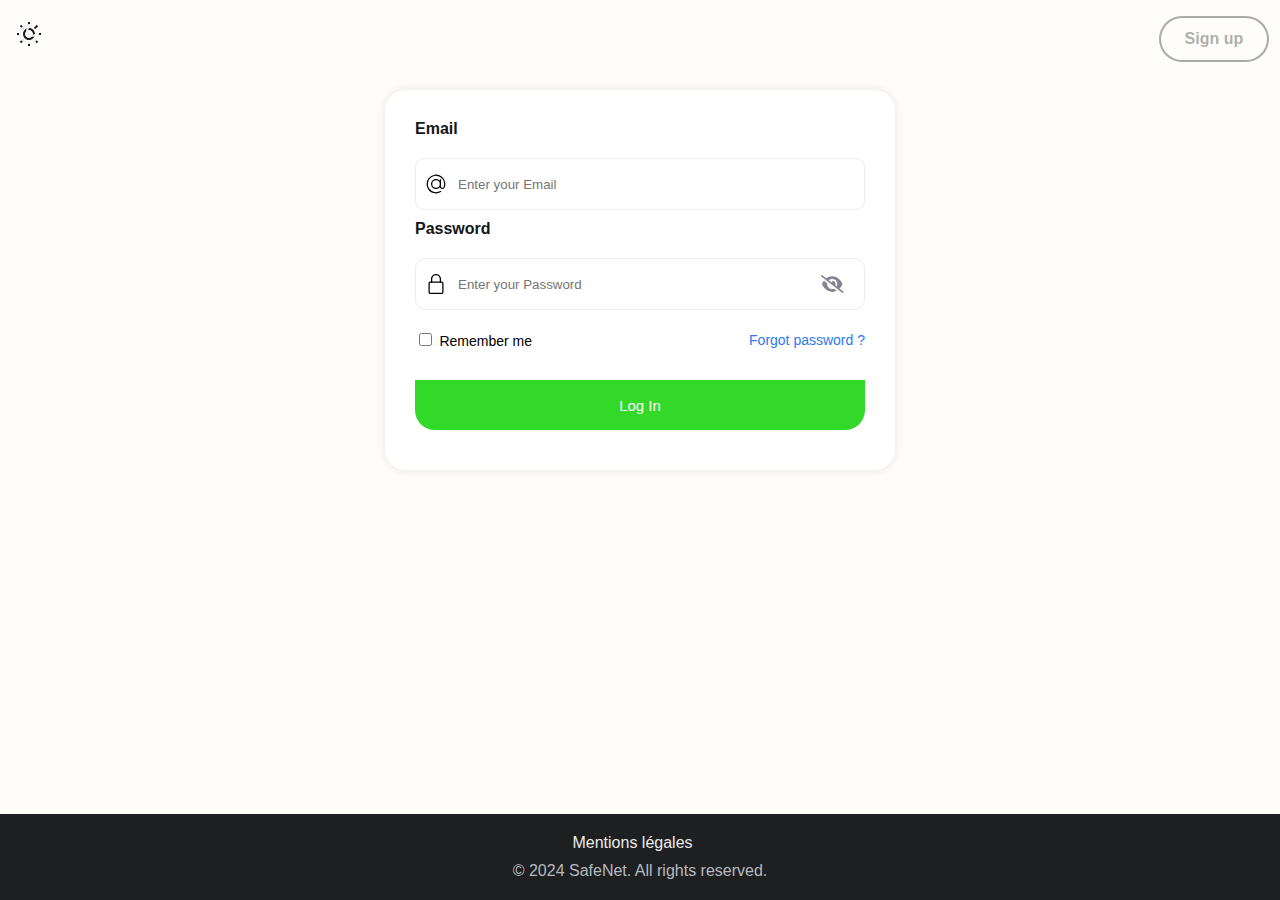
<file: test/test_loginpage.html>
<!DOCTYPE html>
<html lang="en">
<head>
    <title>SafeNet</title>
    <link rel="icon" href="../img/SafeNet_Logo_1.png" type="image/png">
    <style>
        :root {
            --light-background: #fefdf9;
            --light-text: #000000;
            --dark-background: #3b3b3bd3;
            --dark-text: #ffffff;
            --light-card-background: #f0f0f0; 
            --dark-card-background: #3f3f3f66;
            --light-nav-background: #f0f0f0;
            --dark-nav-background: #4a4a4a;
            --light-login-color: #1a1a1a5e; /* Couleur de bordure pour le thème clair */
            --dark-login-color: #ffffff66; /* Couleur de bordure pour le thème sombre */
        }

        body {
            background-color: var(--light-background);
            color: var(--light-text);
            display: flex;
            justify-content: center;
            flex-direction: column;
            align-items: center;
            height: 100vh;
            font-family: Arial, sans-serif;
            margin: 0;
            padding: 0;
            box-sizing: border-box;
            overflow-x: hidden;
            --text-color: var(--light-text);
            --card-background: var(--light-card-background);
            --border-color: var(--dark-card-background);
            --nav-background: var(--light-nav-background);
            --login-color: var(--light-login-color);
        }

        body.dark {
            background-color: var(--dark-background);
            color: var(--dark-text); 
            --text-color: var(--dark-text);
            --card-background: var(--dark-card-background);
            --border-color: var(--light-card-background);
            --nav-background: var(--dark-nav-background);
            --login-color: var(--dark-login-color);
        }

        #toggle-theme {
            position: absolute;
            top: 2%;
            left: 1%;
        }
            
        button {
            border: none;
            background: none;
            padding: 0;
            margin: 0;
            cursor: pointer;
            font-family: inherit;
        }
        /* <style for change-theme__icon> ======== */
        .change-theme__icon {
            width: 32px;
            height: 32px;
            display: flex;
            justify-content: center;
            align-items: center;
            position: relative;
            overflow: hidden;
        }

        .icon-sun,
        .icon-moon {
            display: flex;
            justify-content: center;
            align-items: center;
            position: absolute;
            margin-left: auto;
        }

        /* .icon-sun */
        .icon-sun {
            animation: ease reverse-change-theme-sun .6s forwards;
        }

        .change-theme__icon.active .icon-sun {
            animation: ease change-theme-sun .4s forwards;
        }

        @keyframes reverse-change-theme-sun {
            0% {transform: rotate(-45deg) scale(.8);
                opacity: 0;}

            50% {transform: rotate(8deg);}

            100% {transform: rotate(0deg) scale(1);
                opacity: 1;}}

        @keyframes change-theme-sun {
            0% {transform: rotate(0deg) scale(1);
                opacity: 1;}

            100% {transform: rotate(-45deg) scale(.8);
                opacity: 0;}}

        /* .icon-moon */
        .icon-moon {
        animation: ease reverse-change-theme-moon .4s forwards;
        }

        .change-theme__icon.active .icon-moon {
        animation: change-theme-moon .6s forwards;
        }

        @keyframes change-theme-moon {
        0% {transform: rotate(-45deg) scale(.8);
            opacity: 0;}
        50% {transform: rotate(8deg);}
        100% {transform: rotate(0deg) scale(1);
            opacity: 1;}}

        @keyframes reverse-change-theme-moon {
        0% {transform: rotate(0deg) scale(1);
            opacity: 1;}

        100% {transform: rotate(-45deg) scale(.8);
            opacity: 0;}}



        form {
            width: 50%;
            background-color: white;
            padding: 20px;
            border-radius: 10px;
            box-shadow: 0px 0px 10px 0px rgba(0,0,0,0.1);
        }

        input {
            border: 1px solid #a2a2a2; /* Changez la couleur de la bordure selon vos préférences */
            border-radius: 5px; /* Ajustez le rayon de la bordure arrondie selon vos préférences */
        }

        .error {
            color: red;
            font-size: 10px;
        }

        footer {
            margin-top: auto;
            width: 100%;
            background-color: #1e1f21;
            padding: 20px;
            font-family: Arial, Helvetica, sans-serif;
            text-align: center;
            justify-content: center;
        }
        
        .footer-content .legal a {
            margin-right: 15px;
            color: #ebebeb;
            text-decoration: none;
        }

        .footer-content {
            display: flex;
            justify-content: center;
            align-items: center;
            flex-direction: column;
        }

        .footer-content .copyright {
            margin-top: 10px;
            color: #b5bbc1;
        }


        .form {
            position: absolute;
            top: 10%;
            display: flex;
            flex-direction: column;
            gap: 10px;
            background-color: #ffffff;
            padding: 30px;
            width: 450px;
            border-radius: 20px;
            font-family: -apple-system, BlinkMacSystemFont, 'Segoe UI', Roboto, Oxygen, Ubuntu, Cantarell, 'Open Sans', 'Helvetica Neue', sans-serif;
        }

        ::placeholder {
            font-family: -apple-system, BlinkMacSystemFont, 'Segoe UI', Roboto, Oxygen, Ubuntu, Cantarell, 'Open Sans', 'Helvetica Neue', sans-serif;
        }

        .form button {
            align-self: flex-end;
        }

        .flex-column > label {
            color: #151717;
            font-weight: 600;
        }

        .inputForm {
            border: 1.5px solid #ecedec;
            border-radius: 10px;
            height: 50px;
            display: flex;
            align-items: center;
            padding-left: 10px;
            transition: 0.2s ease-in-out;
        }

        .inputForm.error {
            border: 1.5px solid red;
            box-shadow: 0 0 5px red;
        }

        .input {
            margin-left: 10px;
            border-radius: 10px;
            border: none;
            width: 85%;
            height: 95%;
        }

        .input:focus {
            outline: none;
        }

        .inputForm:focus-within {
            border: 1.5px solid #2d79f3;
        }

        .flex-row {
            display: flex;
            flex-direction: row;
            align-items: center;
            gap: 10px;
            justify-content: space-between;
        }

        .flex-row > div > label {
            font-size: 14px;
            color: black;
            font-weight: 400;
        }

        .span {
            font-size: 14px;
            margin-left: 5px;
            color: #2d79f3;
            font-weight: 500;
            cursor: pointer;
        }

        .button-submit {
            margin: 20px 0 10px 0;
            background-color: #32d929;
            border: none;
            color: white;
            font-size: 15px;
            font-weight: 500;
            border-bottom-right-radius: 20px;
            border-bottom-left-radius: 20px;
            height: 50px;
            width: 100%;
            cursor: pointer;
        }

        .button-submit:hover {
            background-color: #252727;
        }

        .p {
            text-align: center;
            color: black;
            font-size: 14px;
            margin: 5px 0;
        }

        .btn {
            margin-top: 10px;
            width: 100%;
            height: 50px;
            border-radius: 10px;
            display: flex;
            justify-content: center;
            align-items: center;
            font-weight: 500;
            gap: 10px;
            border: 1px solid #ededef;
            background-color: white;
            cursor: pointer;
            transition: 0.2s ease-in-out;
        }

        .btn:hover {
            border: 1px solid #2d79f3;
        }

        /*------ Settings ------*/
        .container {
        --color: #85858f;
        --size: 18px;
        display: flex;
        justify-content: center;
        align-items: center;
        position: relative;
        cursor: pointer;
        font-size: var(--size);
        user-select: none;
        fill: var(--color);
        }

        .container .eye {
        position: absolute;
        animation: keyframes-fill .5s;
        }

        .container .eye-slash {
        position: absolute;
        animation: keyframes-fill .5s;
        display: none;
        }

        /* ------ On check event ------ */
        .container input:checked ~ .eye {
        display: none;
        }

        .container input:checked ~ .eye-slash {
        display: block;
        }

        /* ------ Hide the default checkbox ------ */
        .container input {
        position: absolute;
        opacity: 0;
        cursor: pointer;
        height: 0;
        width: 0;
        }

        /* ------ Animation ------ */
        @keyframes keyframes-fill {
        0% {
            transform: scale(0);
            opacity: 0;
        }

        50% {
            transform: scale(1.2);
        }
        }

        .animated-button {
        position: absolute;
        top : 2%;
        right: 1%;
        display: inline-block;
        padding: 12px 24px;
        border: none;
        font-size: 16px;
        background-color: inherit;
        border-radius: 100px;
        font-weight: 600;
        color: var(--login-color);
        box-shadow: 0 0 0 2px var(--login-color);
        /*  
        color: #ffffff40;
        box-shadow: 0 0 0 2px #ffffff20;
        */
        cursor: pointer;
        overflow: hidden;
        transition: all 0.6s cubic-bezier(0.23, 1, 0.320, 1);
        }

        .animated-button span:last-child {
        position: absolute;
        top: 50%;
        left: 50%;
        transform: translate(-50%, -50%);
        width: 20px;
        height: 20px;
        background-color: #2196F3;
        border-radius: 50%;
        opacity: 0;
        transition: all 0.8s cubic-bezier(0.23, 1, 0.320, 1);
        }

        .animated-button span:first-child {
        position: relative;
        z-index: 1;
        }

        .animated-button:hover {
        box-shadow: 0 0 0 5px #2195f360;
        color: #ffffff;
        }

        .animated-button:active {
        scale: 0.95;
        }

        .animated-button:hover span:last-child {
        width: 150px;
        height: 150px;
        opacity: 1;
        }

        .valid {
            color: green;
        }

    </style>
</head>
<header>
    <button class="change-theme__icon" id="toggle-theme">
        <div class="icon-sun">
            <svg xmlns="http://www.w3.org/2000/svg" fill="none" viewBox="0 0 24 24" height="24" width="24">
                <path fill="#1c1c1e" d="M12 16C14.2091 16 16 14.2091 16 12C16 9.79086 14.2091 8 12 8C9.79086 8 8 9.79086 8 12C8 14.2091 9.79086 16 12 16ZM12 18C15.3137 18 18 15.3137 18 12C18 8.68629 15.3137 6 12 6C8.68629 6 6 8.68629 6 12C6 15.3137 8.68629 18 12 18Z" clip-rule="evenodd" fill-rule="evenodd"></path>
                <path fill="#1c1c1e" d="M11 0H13V4.06189C12.6724 4.02104 12.3387 4 12 4C11.6613 4 11.3276 4.02104 11 4.06189V0ZM7.0943 5.68018L4.22173 2.80761L2.80752 4.22183L5.6801 7.09441C6.09071 6.56618 6.56608 6.0908 7.0943 5.68018ZM4.06189 11H0V13H4.06189C4.02104 12.6724 4 12.3387 4 12C4 11.6613 4.02104 11.3276 4.06189 11ZM5.6801 16.9056L2.80751 19.7782L4.22173 21.1924L7.0943 18.3198C6.56608 17.9092 6.09071 17.4338 5.6801 16.9056ZM11 19.9381V24H13V19.9381C12.6724 19.979 12.3387 20 12 20C11.6613 20 11.3276 19.979 11 19.9381ZM16.9056 18.3199L19.7781 21.1924L21.1923 19.7782L18.3198 16.9057C17.9092 17.4339 17.4338 17.9093 16.9056 18.3199ZM19.9381 13H24V11H19.9381C19.979 11.3276 20 11.6613 20 12C20 12.3387 19.979 12.6724 19.9381 13ZM18.3198 7.0943L21.1923 4.22183L19.7781 2.80762L16.9056 5.6801C17.4338 6.09071 17.9092 6.56608 18.3198 7.0943Z" clip-rule="evenodd" fill-rule="evenodd"></path>
            </svg>
        </div>
        <div class="icon-moon">
            <svg xmlns="http://www.w3.org/2000/svg" fill="none" viewBox="0 0 24 24" height="24" width="24">
                <path fill="#f2f2f7" d="M12.2256 2.00253C9.59172 1.94346 6.93894 2.9189 4.92893 4.92891C1.02369 8.83415 1.02369 15.1658 4.92893 19.071C8.83418 22.9763 15.1658 22.9763 19.0711 19.071C21.0811 17.061 22.0565 14.4082 21.9975 11.7743C21.9796 10.9772 21.8669 10.1818 21.6595 9.40643C21.0933 9.9488 20.5078 10.4276 19.9163 10.8425C18.5649 11.7906 17.1826 12.4053 15.9301 12.6837C14.0241 13.1072 12.7156 12.7156 12 12C11.2844 11.2844 10.8928 9.97588 11.3163 8.0699C11.5947 6.81738 12.2094 5.43511 13.1575 4.08368C13.5724 3.49221 14.0512 2.90664 14.5935 2.34046C13.8182 2.13305 13.0228 2.02041 12.2256 2.00253ZM17.6569 17.6568C18.9081 16.4056 19.6582 14.8431 19.9072 13.2186C16.3611 15.2643 12.638 15.4664 10.5858 13.4142C8.53361 11.362 8.73568 7.63895 10.7814 4.09281C9.1569 4.34184 7.59434 5.09193 6.34315 6.34313C3.21895 9.46732 3.21895 14.5326 6.34315 17.6568C9.46734 20.781 14.5327 20.781 17.6569 17.6568Z" clip-rule="evenodd" fill-rule="evenodd"></path>
            </svg>
        </div>
    </button>
    <button class="animated-button" onclick="signup_button()">
        <span>Sign up</span>
        <span></span>
    </button>
</header>
<body>
    <form class="form" action="test_mainpage.html" method="post" name="registerForm" onsubmit="return validateForm()">
        <div class="flex-column">
            <label>Email </label>
        </div>
        <span id="emailError" class="error"></span>
        <div class="inputForm" name="email">
            <svg height="20" viewBox="0 0 32 32" width="20" xmlns="http://www.w3.org/2000/svg"><g id="Layer_3" data-name="Layer 3"><path d="m30.853 13.87a15 15 0 0 0 -29.729 4.082 15.1 15.1 0 0 0 12.876 12.918 15.6 15.6 0 0 0 2.016.13 14.85 14.85 0 0 0 7.715-2.145 1 1 0 1 0 -1.031-1.711 13.007 13.007 0 1 1 5.458-6.529 2.149 2.149 0 0 1 -4.158-.759v-10.856a1 1 0 0 0 -2 0v1.726a8 8 0 1 0 .2 10.325 4.135 4.135 0 0 0 7.83.274 15.2 15.2 0 0 0 .823-7.455zm-14.853 8.13a6 6 0 1 1 6-6 6.006 6.006 0 0 1 -6 6z"></path></g></svg>
            <input type="text" name="EMAIL" class="input" placeholder="Enter your Email">
        </div>
        <div class="flex-column">
            <label>Password </label>
        </div>
        <span id="passwordError" class="error"></span>
        <div class="inputForm" name="password">
            <svg height="20" viewBox="-64 0 512 512" width="20" xmlns="http://www.w3.org/2000/svg"><path d="m336 512h-288c-26.453125 0-48-21.523438-48-48v-224c0-26.476562 21.546875-48 48-48h288c26.453125 0 48 21.523438 48 48v224c0 26.476562-21.546875 48-48 48zm-288-288c-8.8125 0-16 7.167969-16 16v224c0 8.832031 7.1875 16 16 16h288c8.8125 0 16-7.167969 16-16v-224c0-8.832031-7.1875-16-16-16zm0 0"></path><path d="m304 224c-8.832031 0-16-7.167969-16-16v-80c0-52.929688-43.070312-96-96-96s-96 43.070312-96 96v80c0 8.832031-7.167969 16-16 16s-16-7.167969-16-16v-80c0-70.59375 57.40625-128 128-128s128 57.40625 128 128v80c0 8.832031-7.167969 16-16 16zm0 0"></path></svg>        
            <input type="password" id="password-field" name="PASSWORD" class="input" placeholder="Enter your Password">
            <label class="container" name="eye-password">
                <input type="checkbox" checked="checked" onclick="togglePasswordVisibility()">
                <svg class="eye" xmlns="http://www.w3.org/2000/svg" height="1em" viewBox="0 0 576 512"><path d="M288 32c-80.8 0-145.5 36.8-192.6 80.6C48.6 156 17.3 208 2.5 243.7c-3.3 7.9-3.3 16.7 0 24.6C17.3 304 48.6 356 95.4 399.4C142.5 443.2 207.2 480 288 480s145.5-36.8 192.6-80.6c46.8-43.5 78.1-95.4 93-131.1c3.3-7.9 3.3-16.7 0-24.6c-14.9-35.7-46.2-87.7-93-131.1C433.5 68.8 368.8 32 288 32zM144 256a144 144 0 1 1 288 0 144 144 0 1 1 -288 0zm144-64c0 35.3-28.7 64-64 64c-7.1 0-13.9-1.2-20.3-3.3c-5.5-1.8-11.9 1.6-11.7 7.4c.3 6.9 1.3 13.8 3.2 20.7c13.7 51.2 66.4 81.6 117.6 67.9s81.6-66.4 67.9-117.6c-11.1-41.5-47.8-69.4-88.6-71.1c-5.8-.2-9.2 6.1-7.4 11.7c2.1 6.4 3.3 13.2 3.3 20.3z"></path></svg>
                <svg class="eye-slash" xmlns="http://www.w3.org/2000/svg" height="1em" viewBox="0 0 640 512"><path d="M38.8 5.1C28.4-3.1 13.3-1.2 5.1 9.2S-1.2 34.7 9.2 42.9l592 464c10.4 8.2 25.5 6.3 33.7-4.1s6.3-25.5-4.1-33.7L525.6 386.7c39.6-40.6 66.4-86.1 79.9-118.4c3.3-7.9 3.3-16.7 0-24.6c-14.9-35.7-46.2-87.7-93-131.1C465.5 68.8 400.8 32 320 32c-68.2 0-125 26.3-169.3 60.8L38.8 5.1zM223.1 149.5C248.6 126.2 282.7 112 320 112c79.5 0 144 64.5 144 144c0 24.9-6.3 48.3-17.4 68.7L408 294.5c8.4-19.3 10.6-41.4 4.8-63.3c-11.1-41.5-47.8-69.4-88.6-71.1c-5.8-.2-9.2 6.1-7.4 11.7c2.1 6.4 3.3 13.2 3.3 20.3c0 10.2-2.4 19.8-6.6 28.3l-90.3-70.8zM373 389.9c-16.4 6.5-34.3 10.1-53 10.1c-79.5 0-144-64.5-144-144c0-6.9 .5-13.6 1.4-20.2L83.1 161.5C60.3 191.2 44 220.8 34.5 243.7c-3.3 7.9-3.3 16.7 0 24.6c14.9 35.7 46.2 87.7 93 131.1C174.5 443.2 239.2 480 320 480c47.8 0 89.9-12.9 126.2-32.5L373 389.9z"></path></svg>
            </label>
        </div>
        <span id="forcedPassword" class="verification"></span>
        <div class="flex-row">
            <div>
                <input type="checkbox" id="remember-me">
                <label for="remember-me">Remember me </label>
            </div>
            <span class="span">Forgot password ?</span>
        </div>
        <button class="button-submit">Log In</button>
    </form>
</body>
<footer>
    <div class="footer-content">
        <div class="legal">
            <a href="mentions_legales.html">Mentions légales</a>
        </div>
        <div class="copyright">
            &copy; 2024 SafeNet. All rights reserved.
        </div>
    </div>
    <script>
        document.getElementById('toggle-theme').addEventListener('click', function() {
            document.body.classList.toggle('dark');
        });

        document.querySelector('.change-theme__icon').addEventListener('click', function() {
            this.classList.toggle('active');
        });

        function togglePasswordVisibility() {
                var passwordField = document.getElementById('password-field');
                if (passwordField.type === "password") {
                    passwordField.type = "text";
                } else {
                    passwordField.type = "password";
                }
            }
            function toggleConfirmPasswordVisibility() {
                var passwordField = document.getElementById('confirm-password-field');
                if (passwordField.type === "password") {
                    passwordField.type = "text";
                } else {
                    passwordField.type = "password";
                }
            }
            
        // Fonction de validation du formulaire
        function validateForm() {
            // Récupérer les valeurs des champs email, password et confirmPassword
            var email = document.querySelector('input[name="EMAIL"]').value;
            var password = document.querySelector('input[name="PASSWORD"]').value;
            var regexemail = /^[a-zA-Z0-9._-]+@[a-zA-Z0-9.-]+\.[a-zA-Z]{2,6}$/;
            var upperCase = new RegExp('[A-Z]');
            var lowerCase = new RegExp('[a-z]');
            var numbers = new RegExp('[0-9]');
            var specialchars = new RegExp('([!,%,&,@,#,$,^,*,?,_,~])');

            // Initialiser les messages d'erreur à vide
            document.getElementById('emailError').textContent = '';
            document.getElementById('passwordError').textContent = '';

            // Retirer la classe error des champs email, password et confirmPassword
            document.querySelector('input[name="EMAIL"]').parentElement.classList.remove('error');
            document.querySelector('input[name="PASSWORD"]').parentElement.classList.remove('error');


            // Initialiser les variables de validation à true
            var emailValid = true;
            var passwordValid = true;

            // Valider l'email
            if (email === '') {
                document.getElementById('emailError').textContent = 'Email is required';
                document.querySelector('input[name="EMAIL"]').parentElement.classList.add('error');
                emailValid = false;
            }
            else if (!regexemail.test(email)) {
                document.getElementById('emailError').textContent = 'Email is invalid';
                document.querySelector('input[name="EMAIL"]').parentElement.classList.add('error');
                emailValid = false;
            }
            // Valider le mot de passe
            if (password === '') {
                document.getElementById('passwordError').textContent = 'Password is required';
                document.querySelector('input[name="PASSWORD"]').parentElement.classList.add('error');
                passwordValid = false;
            }

            // Retourner true si tous les champs sont valides, sinon false
            return emailValid && passwordValid;
        }
        
        function signup_button() {
            window.location.href = "test_signuppage.html";
        }

        // Appeler la fonction validateForm lors de la soumission du formulaire
        document.querySelector('form').addEventListener('submit', function(event) {
            event.preventDefault();
            validateForm();
        });
        
        /*
        // Sélectionnez l'élément de mot de passe
        var passwordField = document.getElementById('password-field');

        // Créez un élément span pour afficher le texte
        var forcedPasswordSpan = document.getElementById('forcedPassword');
        forcedPasswordSpan.textContent = 'Votre mot de passe doit contenir au moins :';

        // Ajoutez l'élément span après le champ de mot de passe
        passwordField.parentElement.appendChild(passwordHint);
        // Ajoutez un écouteur d'événements 'input' au champ de mot de passe
        passwordField.addEventListener('input', function() {
            // Affichez le texte lorsque l'utilisateur commence à taper
            passwordHint.style.display = 'block';
        
        });
        */
    </script>
</footer>
</html>
</file>
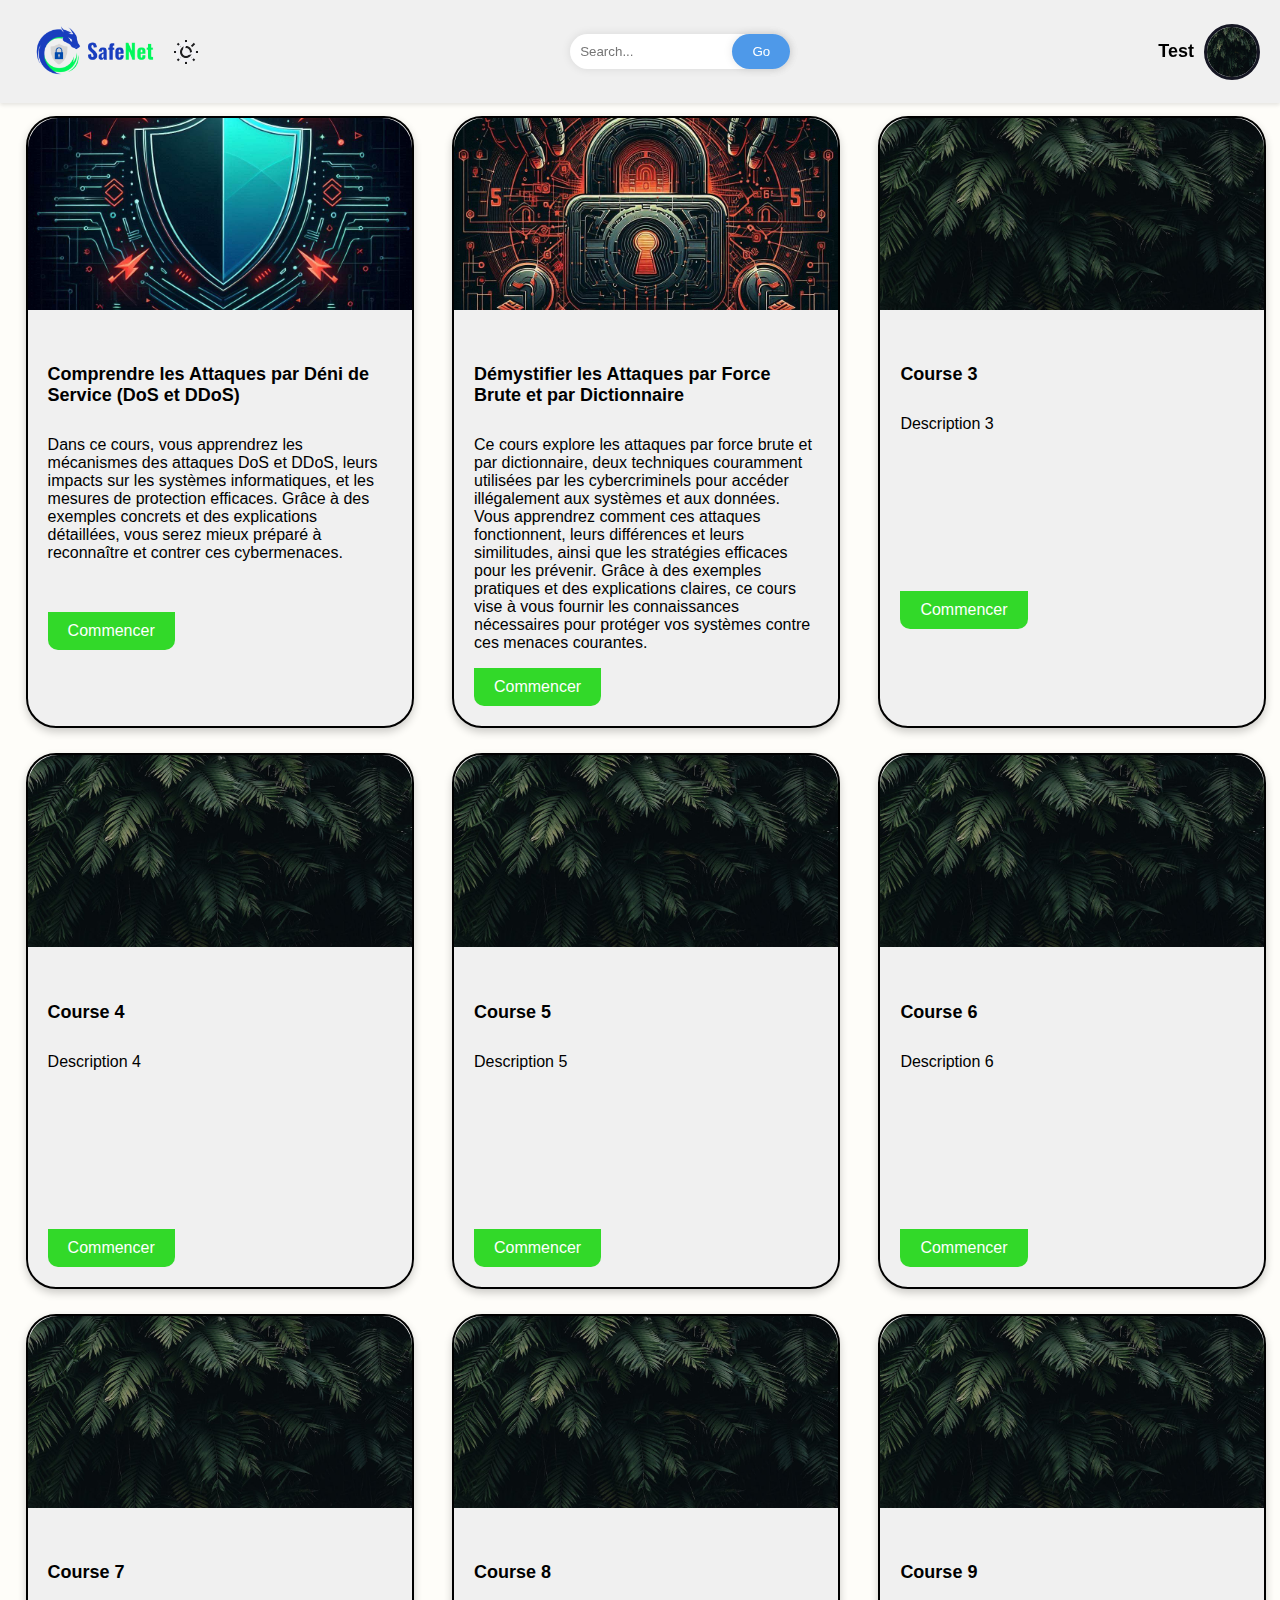
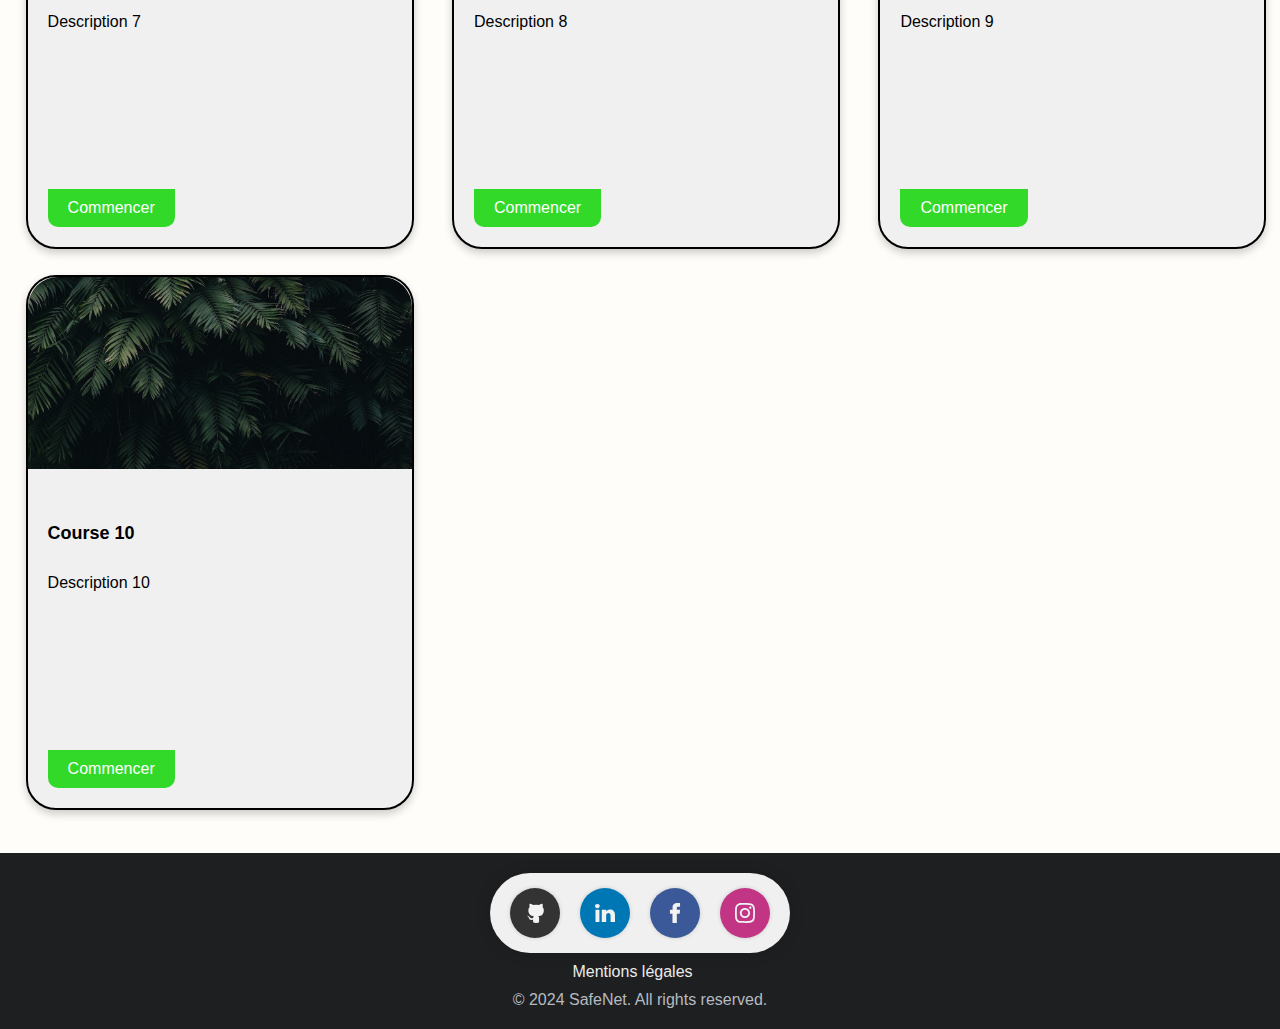
<file: test/test_mainpage.html>
<!DOCTYPE html>
<html lang="en">
<head>
    <meta charset="UTF-8">
    <meta name="viewport" content="width=device-width, initial-scale=1.0">
    <title>SafeNet</title>
    <link rel="icon" href="../img/SafeNet_Logo_1.png" type="image/png">
    <style>
        /*
        :root {
            --light-background: #fefdf9;
            --light-text: #000000;
            --dark-background: #3b3b3bd3;
            --dark-text: #ffffff;
            --light-card-background: #f0f0f0; 
            --dark-card-background: #3f3f3f66;
            --light-nav-background: #f0f0f0;
            --dark-nav-background: #1D2033;
        }
        */
        
        /* SALOME CHANGE MOI CA, JE TROUVE CA IMMENSEMENT MOCHE */

        :root {
            --light-background: #fefdf9;
            --light-text: #000000;
            --dark-background: #191c3a;
            --dark-text: #ffffff;
            --light-card-background: #f0f0f0; 
            --dark-card-background: #151623;
            --light-nav-background: #f0f0f0;
            --dark-nav-background: #1D2033;
        }

        body {
            /*background-image: url('pexels-photo-1072179.jpeg');*/
            background-color: var(--light-background);
            /*background-repeat: no-repeat;
            background-size: cover;*/
            color: var(--light-text);
            display: flex;
            flex-direction: column;
            align-items: center;
            margin: 0;
            padding: 0;
            box-sizing: border-box;
            overflow-x: hidden;
            --text-color: var(--light-text);
            --card-background: var(--light-card-background);
            --border-color: var(--dark-card-background);
            --nav-background: var(--light-nav-background);

        }

        body.dark {
            background-color: var(--dark-background);
            color: var(--dark-text); 
            --text-color: var(--dark-text);
            --card-background: var(--dark-card-background);
            --border-color: var(--light-card-background);
            --nav-background: var(--dark-nav-background);
        }


        #sticky-header {
            position: sticky;
            top: 0;
            z-index: 1000;
            width: 100%;
            display: flex;
        }

        .container-fluid {
            display: flex;
            justify-content: space-between;
            align-items: center;
            width: 100%;
        }

        .navbar {
            margin-top: 0;
            top: 0;
            width: 100%;
            display: flex;
            align-items: center;
            padding: 20px;
            background-color: var(--nav-background);
            box-shadow: 0 2px 4px rgba(0, 0, 0, 0.1);
        }

        .nav {
            width: 100%;
            display: flex;
            align-items: center;
            justify-content: flex-end;
        }

        .navbar-brand {
            display: flex;
            align-items: center;
            font-size: 24px;
            font-weight: bold;
            color: var(--dark-text);
            text-decoration: none;
        }

        .pseudo {
            margin-right: 10px;
            font-size: 18px;
            font-family: Arial;
            font-weight: bold;
            color: var(--text-color);
            text-decoration: none;
            display: flex;
            justify-content: flex-end;
            margin-left: auto;
        }

        
        .avatar {
            width: 50px; /* Ajustez cette valeur pour changer la taille */
            height: 50px; /* Assurez-vous que la hauteur est la même que la largeur pour un cercle parfait */
            border-radius: 50%; /* Pour rendre l'image ronde */
            border: 3px solid var(--border-color); /* Ajoute une bordure */
            
        }



        #courses {
            display: flex;
            flex-wrap: wrap;
            justify-content: flex-start;
        }

        /* For screens smaller than 600px, cards take full width */
        @media (max-width: 600px) {
            .card {
                flex: 0 0 100%;
            }
        }

        /* For screens between 600px and 900px, cards take half the width */
        @media (min-width: 600px) and (max-width: 900px) {
            .card {
                flex: 0 0 50%;
            }
        }

        /* For screens larger than 900px, cards take one third of the width */
        @media (min-width: 900px) {
            .card {
                flex: 0 0 33%;
            }
        }

        .card {
            background-color: var(--card-background);
            box-shadow: 0 4px 8px 0 rgba(0, 0, 0, 0.2);
            transition: 0.3s;
            width: 40%;
            border-radius: 5px;
            flex: 0 0 30%;
            margin: 1%;
            margin-left: 2%;
            border-radius: 30px;
            border: 2px solid black;
            font-family: Arial, sans-serif;
            transition: border-color 0.3s ease;
        }

        body.dark .card {
            border-color: white;
        }

        .card:hover {
            box-shadow: 0 8px 16px 0 rgba(0, 0, 0, 0.2);
        }

        .card-img-top {
            width: 100%;
            height: 15vw;
            object-fit: cover;
            border-top-left-radius: 30px;
            border-top-right-radius: 30px;
        }

        .card-body {
            padding: 20px;
        }

        .container {
            padding: 2px 16px;
            display: flex;
            justify-content: flex-end;
        }

        .card-title {
            font-size: 18px;
            font-weight: bold;
        }

        .card-text {
            min-height: 10rem;
            font-size: 16px;
            color: var(--text-color);
        }

        .btn-primary {
            display: block;
            background-color: #32d929;
            border-color: #32d929;
            color: #fff;
            text-align: center;
            border-radius: 0;
            padding: 10px 20px;
            border-bottom-left-radius: 10px;
            border-bottom-right-radius: 10px;
            text-decoration: none;
            display: inline-block;
        }
        .btn-primary:hover {
            background-color: #2ccf24;
            color: white;
        }
        .btn-primary:active {
            background-color: #000000;
            color: white;
        }
        
        /* <reset-style> ============================ */
            button {
            border: none;
            background: none;
            padding: 0;
            margin: 0;
            cursor: pointer;
            font-family: inherit;
        }
        /* <style for change-theme__icon> ======== */
        .change-theme__icon {
            width: 32px;
            height: 32px;
            display: flex;
            justify-content: center;
            align-items: center;
            position: relative;
            overflow: hidden;
        }

        .icon-sun,
        .icon-moon {
            display: flex;
            justify-content: center;
            align-items: center;
            position: absolute;
            margin-left: auto;
        }

        /* .icon-sun */
        .icon-sun {
            animation: ease reverse-change-theme-sun .6s forwards;
        }

        .change-theme__icon.active .icon-sun {
            animation: ease change-theme-sun .4s forwards;
        }

        @keyframes reverse-change-theme-sun {
            0% {transform: rotate(-45deg) scale(.8);
                opacity: 0;}

            50% {transform: rotate(8deg);}

            100% {transform: rotate(0deg) scale(1);
                opacity: 1;}}

        @keyframes change-theme-sun {
            0% {transform: rotate(0deg) scale(1);
                opacity: 1;}

            100% {transform: rotate(-45deg) scale(.8);
                opacity: 0;}}

        /* .icon-moon */
        .icon-moon {
        animation: ease reverse-change-theme-moon .4s forwards;
        }

        .change-theme__icon.active .icon-moon {
        animation: change-theme-moon .6s forwards;
        }

        @keyframes change-theme-moon {
        0% {transform: rotate(-45deg) scale(.8);
            opacity: 0;}
        50% {transform: rotate(8deg);}
        100% {transform: rotate(0deg) scale(1);
            opacity: 1;}}

        @keyframes reverse-change-theme-moon {
        0% {transform: rotate(0deg) scale(1);
            opacity: 1;}

        100% {transform: rotate(-45deg) scale(.8);
            opacity: 0;}}

        .search {
            display: inline-block;
            width: auto;
            position: relative;
            justify-content: flex-end;
            align-items: center;
            margin-left: auto;
        }

        .search input[type="text"] {
            width: 200px;
            padding: 10px;
            font-family: Arial, Helvetica, sans-serif;
            border: none;
            border-radius: 20px;
            box-shadow: 0 0 10px rgba(0, 0, 0, 0.1);
        }

        .search button[type="submit"] {
            background-color: #4e99e9;
            border: none;
            font-family: Arial, Helvetica, sans-serif;
            color: #fff;
            cursor: pointer;
            padding: 10px 20px;
            border-radius: 20px;
            box-shadow: 0 0 10px rgba(0, 0, 0, 0.1);
            position: absolute;
            top: 0;
            right: 0;
            transition: .9s ease;
        }

        .search button[type="submit"]:hover {
            transform: scale(1.1);
            color: rgb(255, 255, 255);
            background-color: blue;
        }

        footer {
            margin-top: 30px;
            width: 100%;
            background-color: #1e1f21;
            padding: 20px;
            font-family: Arial, Helvetica, sans-serif;
            text-align: center;
            justify-content: center;
        }

        .footer-content .legal a {
            margin-right: 15px;
            color: #ebebeb;
            text-decoration: none;
        }

        .footer-content {
            display: flex;
            justify-content: center;
            align-items: center;
            flex-direction: column;
        }

        .footer-content .copyright {
            margin-top: 10px;
            color: #b5bbc1;
        }
        

        .social-buttons {
            margin-bottom: 10px;
            margin-top: auto;
            display: flex;
            justify-content: center;
            align-items: center;
            background-color: var(--card-background);
            box-shadow: 0px 0px 15px #00000027;
            padding: 15px 10px;
            border-radius: 5em;
        }

        .social-button {
            display: flex;
            justify-content: center;
            align-items: center;
            width: 50px;
            height: 50px;
            border-radius: 50%;
            margin: 0 10px;
            background-color: #fff;
            box-shadow: 0px 0px 4px #00000027;
            transition: 0.3s;
        }

        .social-button:hover {
            background-color: #f2f2f2;
            box-shadow: 0px 0px 6px 3px #00000027;
        }

        .social-buttons svg {
            transition: 0.3s;
            height: 20px;
        }

        .facebook {
            background-color: #3b5998;
        }

        .facebook svg {
            fill: #f2f2f2;
        }

        .facebook:hover svg {
            fill: #3b5998;
        }

        .github {
            background-color: #333;
        }

        .github svg {
            width: 25px;
            height: 25px;
            fill: #f2f2f2;
        }

        .github:hover svg {
            fill: #333;
        }

        .linkedin {
            background-color: #0077b5;
        }

        .linkedin svg {
            fill: #f2f2f2;
        }

        .linkedin:hover svg {
            fill: #0077b5;
        }

        .instagram {
            background-color: #c13584;
        }

        .instagram svg {
            fill: #f2f2f2;
        }

        .instagram:hover svg {
            fill: #c13584;
        }


    </style>
</head>
<header id="sticky-header">
    <nav class="navbar bg-body-tertiary">
        <div class="container-fluid">            
            <div class="nav">
                <a class="navbar-brand" href="../index.html">
                    <img src="../img/SafeNet_Logo_2_dark.png" alt="Logo" width="150" class="d-inline-block-align-text-top">
                </a>
                <button class="change-theme__icon" id="toggle-theme">
                    <div class="icon-sun">
                        <svg xmlns="http://www.w3.org/2000/svg" fill="none" viewBox="0 0 24 24" height="24" width="24">
                            <path fill="#1c1c1e" d="M12 16C14.2091 16 16 14.2091 16 12C16 9.79086 14.2091 8 12 8C9.79086 8 8 9.79086 8 12C8 14.2091 9.79086 16 12 16ZM12 18C15.3137 18 18 15.3137 18 12C18 8.68629 15.3137 6 12 6C8.68629 6 6 8.68629 6 12C6 15.3137 8.68629 18 12 18Z" clip-rule="evenodd" fill-rule="evenodd"></path>
                            <path fill="#1c1c1e" d="M11 0H13V4.06189C12.6724 4.02104 12.3387 4 12 4C11.6613 4 11.3276 4.02104 11 4.06189V0ZM7.0943 5.68018L4.22173 2.80761L2.80752 4.22183L5.6801 7.09441C6.09071 6.56618 6.56608 6.0908 7.0943 5.68018ZM4.06189 11H0V13H4.06189C4.02104 12.6724 4 12.3387 4 12C4 11.6613 4.02104 11.3276 4.06189 11ZM5.6801 16.9056L2.80751 19.7782L4.22173 21.1924L7.0943 18.3198C6.56608 17.9092 6.09071 17.4338 5.6801 16.9056ZM11 19.9381V24H13V19.9381C12.6724 19.979 12.3387 20 12 20C11.6613 20 11.3276 19.979 11 19.9381ZM16.9056 18.3199L19.7781 21.1924L21.1923 19.7782L18.3198 16.9057C17.9092 17.4339 17.4338 17.9093 16.9056 18.3199ZM19.9381 13H24V11H19.9381C19.979 11.3276 20 11.6613 20 12C20 12.3387 19.979 12.6724 19.9381 13ZM18.3198 7.0943L21.1923 4.22183L19.7781 2.80762L16.9056 5.6801C17.4338 6.09071 17.9092 6.56608 18.3198 7.0943Z" clip-rule="evenodd" fill-rule="evenodd"></path>
                        </svg>
                    </div>
                    <div class="icon-moon">
                        <svg xmlns="http://www.w3.org/2000/svg" fill="none" viewBox="0 0 24 24" height="24" width="24">
                            <path fill="#f2f2f7" d="M12.2256 2.00253C9.59172 1.94346 6.93894 2.9189 4.92893 4.92891C1.02369 8.83415 1.02369 15.1658 4.92893 19.071C8.83418 22.9763 15.1658 22.9763 19.0711 19.071C21.0811 17.061 22.0565 14.4082 21.9975 11.7743C21.9796 10.9772 21.8669 10.1818 21.6595 9.40643C21.0933 9.9488 20.5078 10.4276 19.9163 10.8425C18.5649 11.7906 17.1826 12.4053 15.9301 12.6837C14.0241 13.1072 12.7156 12.7156 12 12C11.2844 11.2844 10.8928 9.97588 11.3163 8.0699C11.5947 6.81738 12.2094 5.43511 13.1575 4.08368C13.5724 3.49221 14.0512 2.90664 14.5935 2.34046C13.8182 2.13305 13.0228 2.02041 12.2256 2.00253ZM17.6569 17.6568C18.9081 16.4056 19.6582 14.8431 19.9072 13.2186C16.3611 15.2643 12.638 15.4664 10.5858 13.4142C8.53361 11.362 8.73568 7.63895 10.7814 4.09281C9.1569 4.34184 7.59434 5.09193 6.34315 6.34313C3.21895 9.46732 3.21895 14.5326 6.34315 17.6568C9.46734 20.781 14.5327 20.781 17.6569 17.6568Z" clip-rule="evenodd" fill-rule="evenodd"></path>
                        </svg>
                    </div>
                </button>
                <div class="search">
                    <input placeholder="Search..." type="text">
                    <button type="submit">Go</button>
                </div>
                <a class="pseudo">Test</a>
                <img src="../img/pexels-photo-1072179.jpeg" alt="Avatar" class="avatar">
            </div>
        </div>
    </nav>
</header>
<body id="body">
    <section id="courses">
        <!-- Course cards will be added here -->
        
    </section>
    <script>
        document.getElementById('toggle-theme').addEventListener('click', function() {
            document.body.classList.toggle('dark');
            var logo = document.querySelector('img[alt="Logo"]');
            var theme = document.body.classList.contains('dark') ? 'dark' : 'light';
            if (theme === 'dark') {
                logo.src = "../img/SafeNet_Logo_2_light.png";
            } else {
                logo.src = "../img/SafeNet_Logo_2_dark.png";
            }
        });

        // Add course cards
        var courses = [
            { cover: '../img/module/module-1/Cover.jpeg', title: 'Comprendre les Attaques par Déni de Service (DoS et DDoS)', description: 'Dans ce cours, vous apprendrez les mécanismes des attaques DoS et DDoS, leurs impacts sur les systèmes informatiques, et les mesures de protection efficaces. Grâce à des exemples concrets et des explications détaillées, vous serez mieux préparé à reconnaître et contrer ces cybermenaces.', link: 'Demo_1.html'},
            { cover: '../img/module/module-2/Cover.jpeg', title: 'Démystifier les Attaques par Force Brute et par Dictionnaire', description: 'Ce cours explore les attaques par force brute et par dictionnaire, deux techniques couramment utilisées par les cybercriminels pour accéder illégalement aux systèmes et aux données. Vous apprendrez comment ces attaques fonctionnent, leurs différences et leurs similitudes, ainsi que les stratégies efficaces pour les prévenir. Grâce à des exemples pratiques et des explications claires, ce cours vise à vous fournir les connaissances nécessaires pour protéger vos systèmes contre ces menaces courantes.', link: 'Demo_2.html'},
            { cover: '../img/pexels-photo-1072179.jpeg', title: 'Course 3', description: 'Description 3', link: '#'}, 
            { cover: '../img/pexels-photo-1072179.jpeg', title: 'Course 4', description: 'Description 4', link: '#'},
            { cover: '../img/pexels-photo-1072179.jpeg', title: 'Course 5', description: 'Description 5', link: '#'},
            { cover: '../img/pexels-photo-1072179.jpeg', title: 'Course 6', description: 'Description 6', link: '#'},
            { cover: '../img/pexels-photo-1072179.jpeg', title: 'Course 7', description: 'Description 7', link: '#'},
            { cover: '../img/pexels-photo-1072179.jpeg', title: 'Course 8', description: 'Description 8', link: '#'},
            { cover: '../img/pexels-photo-1072179.jpeg', title: 'Course 9', description: 'Description 9', link: '#'},
            { cover: '../img/pexels-photo-1072179.jpeg', title: 'Course 10', description: 'Description 10', link: '#'},
            // Add more courses as needed
        ];


        var coursesElement = document.getElementById('courses');

        courses.forEach(function(course) {
            var card = document.createElement('div');
            card.className = 'card';
            card.style.width = '18rem';

            var img = document.createElement('img');
            img.className = 'card-img-top';
            img.src = course.cover ; // Remplacez par le chemin de l'image du cours
            img.alt = ''; // Remplacez par une description de l'image

            var cardBody = document.createElement('div');
            cardBody.className = 'card-body';

            var cardLink = document.createElement('a');
            cardLink.href = course.link; // Assurez-vous que chaque objet de cours a une propriété 'link'
            cardLink.className = 'btn btn-primary';
            cardLink.textContent = 'Commencer'; // Remplacez par le texte du lien

            var cardTitle = document.createElement('h5');
            cardTitle.className = 'card-title';
            cardTitle.textContent = course.title;

            var cardText = document.createElement('p');
            cardText.className = 'card-text';
            cardText.textContent = course.description;

            var cardLink = document.createElement('a');
            cardLink.href = course.link ; // Remplacez par le lien du cours
            cardLink.className = 'btn btn-primary';
            cardLink.textContent = 'Commencer'; // Remplacez par le texte du lien

            cardBody.appendChild(cardTitle);
            cardBody.appendChild(cardText);
            cardBody.appendChild(cardLink);

            card.appendChild(img);
            card.appendChild(cardBody);

            coursesElement.appendChild(card);
        });

        document.querySelector('.change-theme__icon').addEventListener('click', function() {
            this.classList.toggle('active');
        });

        document.querySelector('.search input[type="text"]').addEventListener('keyup', function(e) {
            if (e.key === 'Enter') {
                document.querySelector('.search button[type="submit"]').click();
            }
        });

        document.querySelector('.search button[type="submit"]').addEventListener('click', function(e) {
            e.preventDefault();
            var searchText = document.querySelector('.search input[type="text"]').value.toLowerCase();
            var courses = document.querySelectorAll('.card');
            for (var i = 0; i < courses.length; i++) {
                var course = courses[i];
                var title = course.querySelector('.card-title').textContent.toLowerCase();
                var description = course.querySelector('.card-text').textContent.toLowerCase();
                if (title.includes(searchText) || description.includes(searchText)) {
                    course.scrollIntoView({ behavior: 'smooth' });
                    break;
                }
            }
        });
    </script>
</body>
<footer>
    <div class="footer-content">
        <div class="social-buttons">
            <a href="https://github.com/Cronix2/SafeNet" class="social-button github">
                <svg class="cf-icon-svg" xmlns="http://www.w3.org/2000/svg" viewBox="-2.5 0 19 19"><path d="M9.464 17.178a4.506 4.506 0 0 1-2.013.317 4.29 4.29 0 0 1-2.007-.317.746.746 0 0 1-.277-.587c0-.22-.008-.798-.012-1.567-2.564.557-3.105-1.236-3.105-1.236a2.44 2.44 0 0 0-1.024-1.348c-.836-.572.063-.56.063-.56a1.937 1.937 0 0 1 1.412.95 1.962 1.962 0 0 0 2.682.765 1.971 1.971 0 0 1 .586-1.233c-2.046-.232-4.198-1.023-4.198-4.554a3.566 3.566 0 0 1 .948-2.474 3.313 3.313 0 0 1 .091-2.438s.773-.248 2.534.945a8.727 8.727 0 0 1 4.615 0c1.76-1.193 2.532-.945 2.532-.945a3.31 3.31 0 0 1 .092 2.438 3.562 3.562 0 0 1 .947 2.474c0 3.54-2.155 4.32-4.208 4.548a2.195 2.195 0 0 1 .625 1.706c0 1.232-.011 2.227-.011 2.529a.694.694 0 0 1-.272.587z"></path></svg>
            </a>
            <a href="https://linktr.ee/safenet.esiea" class="social-button linkedin">
                <svg viewBox="0 -2 44 44" version="1.1" xmlns="http://www.w3.org/2000/svg" xmlns:xlink="http://www.w3.org/1999/xlink">
                    <g id="Icons" stroke="none" stroke-width="1">
                        <g transform="translate(-702.000000, -265.000000)">
                            <path d="M746,305 L736.2754,305 L736.2754,290.9384 C736.2754,287.257796 734.754233,284.74515 731.409219,284.74515 C728.850659,284.74515 727.427799,286.440738 726.765522,288.074854 C726.517168,288.661395 726.555974,289.478453 726.555974,290.295511 L726.555974,305 L716.921919,305 C716.921919,305 717.046096,280.091247 716.921919,277.827047 L726.555974,277.827047 L726.555974,282.091631 C727.125118,280.226996 730.203669,277.565794 735.116416,277.565794 C741.21143,277.565794 746,281.474355 746,289.890824 L746,305 L746,305 Z M707.17921,274.428187 L707.117121,274.428187 C704.0127,274.428187 702,272.350964 702,269.717936 C702,267.033681 704.072201,265 707.238711,265 C710.402634,265 712.348071,267.028559 712.41016,269.710252 C712.41016,272.34328 710.402634,274.428187 707.17921,274.428187 L707.17921,274.428187 L707.17921,274.428187 Z M703.109831,277.827047 L711.685795,277.827047 L711.685795,305 L703.109831,305 L703.109831,277.827047 L703.109831,277.827047 Z" id="LinkedIn">
                            </path>
                        </g>
                    </g>
                </svg>
            </a>
            <a href="#" class="social-button facebook">
                <svg version="1.1" id="Layer_1" xmlns="http://www.w3.org/2000/svg" xmlns:xlink="http://www.w3.org/1999/xlink" viewBox="0 0 310 310" xml:space="preserve">
                    <g id="XMLID_834_">
                        <path id="XMLID_835_" d="M81.703,165.106h33.981V305c0,2.762,2.238,5,5,5h57.616c2.762,0,5-2.238,5-5V165.765h39.064
                            c2.54,0,4.677-1.906,4.967-4.429l5.933-51.502c0.163-1.417-0.286-2.836-1.234-3.899c-0.949-1.064-2.307-1.673-3.732-1.673h-44.996
                            V71.978c0-9.732,5.24-14.667,15.576-14.667c1.473,0,29.42,0,29.42,0c2.762,0,5-2.239,5-5V5.037c0-2.762-2.238-5-5-5h-40.545
                            C187.467,0.023,186.832,0,185.896,0c-7.035,0-31.488,1.381-50.804,19.151c-21.402,19.692-18.427,43.27-17.716,47.358v37.752H81.703
                            c-2.762,0-5,2.238-5,5v50.844C76.703,162.867,78.941,165.106,81.703,165.106z">
                        </path>
                    </g>
                </svg>
            </a>
            <a href="https://www.instagram.com/safenet.esiea/" class="social-button instagram">
                <svg width="800px" height="800px" viewBox="0 0 20 20" version="1.1" xmlns="http://www.w3.org/2000/svg" xmlns:xlink="http://www.w3.org/1999/xlink">
                    <g id="Page-1" stroke="none" stroke-width="1">
                        <g id="Dribbble-Light-Preview" transform="translate(-340.000000, -7439.000000)">
                            <g id="icons" transform="translate(56.000000, 160.000000)">
                                <path d="M289.869652,7279.12273 C288.241769,7279.19618 286.830805,7279.5942 285.691486,7280.72871 C284.548187,7281.86918 284.155147,7283.28558 284.081514,7284.89653 C284.035742,7285.90201 283.768077,7293.49818 284.544207,7295.49028 C285.067597,7296.83422 286.098457,7297.86749 287.454694,7298.39256 C288.087538,7298.63872 288.809936,7298.80547 289.869652,7298.85411 C298.730467,7299.25511 302.015089,7299.03674 303.400182,7295.49028 C303.645956,7294.859 303.815113,7294.1374 303.86188,7293.08031 C304.26686,7284.19677 303.796207,7282.27117 302.251908,7280.72871 C301.027016,7279.50685 299.5862,7278.67508 289.869652,7279.12273 M289.951245,7297.06748 C288.981083,7297.0238 288.454707,7296.86201 288.103459,7296.72603 C287.219865,7296.3826 286.556174,7295.72155 286.214876,7294.84312 C285.623823,7293.32944 285.819846,7286.14023 285.872583,7284.97693 C285.924325,7283.83745 286.155174,7282.79624 286.959165,7281.99226 C287.954203,7280.99968 289.239792,7280.51332 297.993144,7280.90837 C299.135448,7280.95998 300.179243,7281.19026 300.985224,7281.99226 C301.980262,7282.98483 302.473801,7284.28014 302.071806,7292.99991 C302.028024,7293.96767 301.865833,7294.49274 301.729513,7294.84312 C300.829003,7297.15085 298.757333,7297.47145 289.951245,7297.06748 M298.089663,7283.68956 C298.089663,7284.34665 298.623998,7284.88065 299.283709,7284.88065 C299.943419,7284.88065 300.47875,7284.34665 300.47875,7283.68956 C300.47875,7283.03248 299.943419,7282.49847 299.283709,7282.49847 C298.623998,7282.49847 298.089663,7283.03248 298.089663,7283.68956 M288.862673,7288.98792 C288.862673,7291.80286 291.150266,7294.08479 293.972194,7294.08479 C296.794123,7294.08479 299.081716,7291.80286 299.081716,7288.98792 C299.081716,7286.17298 296.794123,7283.89205 293.972194,7283.89205 C291.150266,7283.89205 288.862673,7286.17298 288.862673,7288.98792 M290.655732,7288.98792 C290.655732,7287.16159 292.140329,7285.67967 293.972194,7285.67967 C295.80406,7285.67967 297.288657,7287.16159 297.288657,7288.98792 C297.288657,7290.81525 295.80406,7292.29716 293.972194,7292.29716 C292.140329,7292.29716 290.655732,7290.81525 290.655732,7288.98792" id="instagram-[#167]">
                                </path>
                            </g>
                        </g>
                    </g>
                </svg>
            </a>
        </div>
        <div class="legal">
            <a href="mentions_legales.html">Mentions légales</a>
        </div>
        <div class="copyright">
            &copy; 2024 SafeNet. All rights reserved.
        </div>
    </div>
</footer>
</html>
</file>
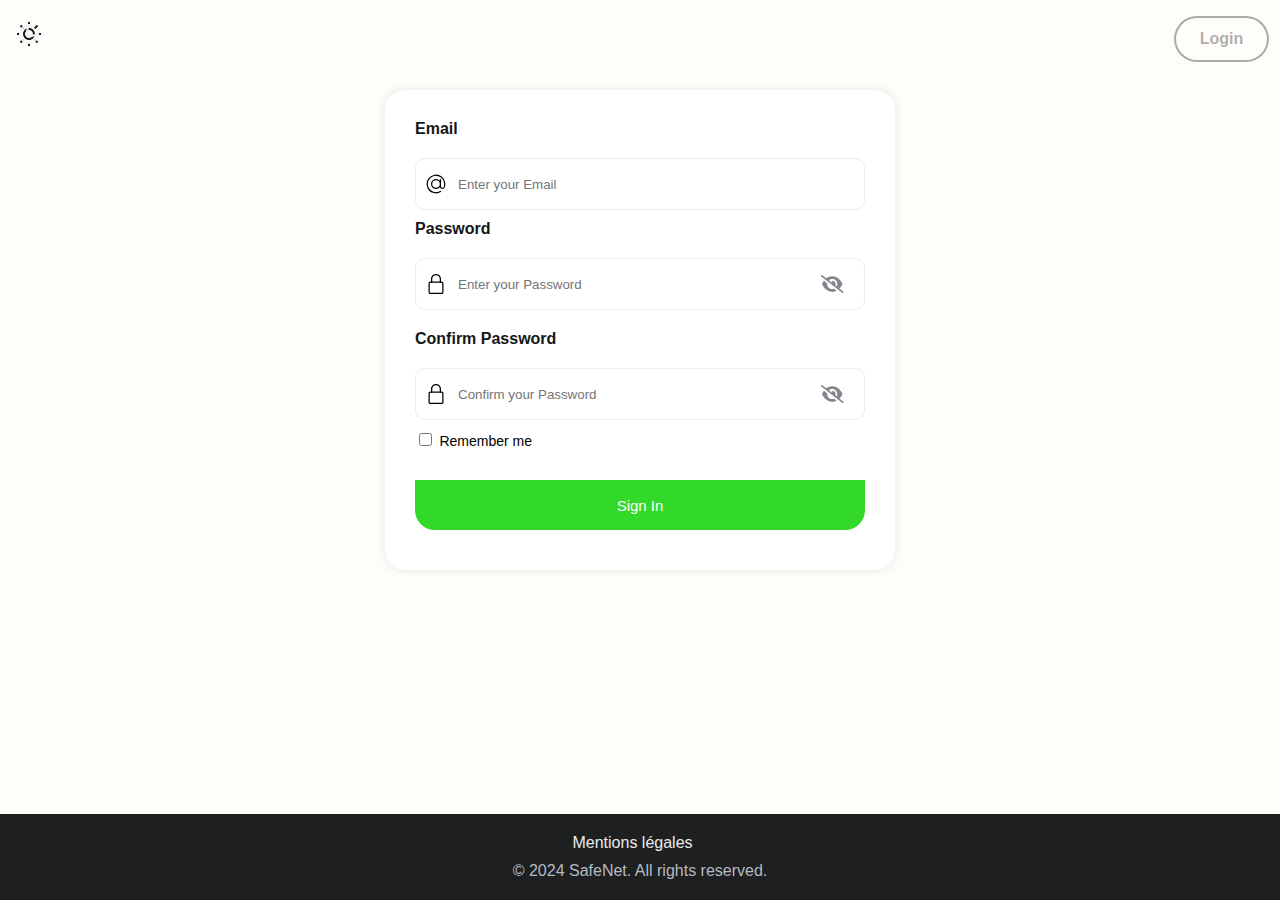
<file: test/test_signuppage.html>
<!DOCTYPE html>
<html lang="en">
<head>
    <title>SafeNet</title>
    <link rel="icon" href="../img/SafeNet_Logo_1.png" type="image/png">
    <style>
        :root {
            --light-background: #fefdf9;
            --light-text: #000000;
            --dark-background: #3b3b3bd3;
            --dark-text: #ffffff;
            --light-card-background: #f0f0f0; 
            --dark-card-background: #3f3f3f66;
            --light-nav-background: #f0f0f0;
            --dark-nav-background: #4a4a4a;
            --light-login-color: #1a1a1a5e; /* Couleur de bordure pour le thème clair */
            --dark-login-color: #ffffff66; /* Couleur de bordure pour le thème sombre */
        }

        body {
            background-color: var(--light-background);
            color: var(--light-text);
            display: flex;
            justify-content: center;
            flex-direction: column;
            align-items: center;
            height: 100vh;
            font-family: Arial, sans-serif;
            margin: 0;
            padding: 0;
            box-sizing: border-box;
            overflow-x: hidden;
            --text-color: var(--light-text);
            --card-background: var(--light-card-background);
            --border-color: var(--dark-card-background);
            --nav-background: var(--light-nav-background);
            --login-color: var(--light-login-color);
        }

        body.dark {
            background-color: var(--dark-background);
            color: var(--dark-text); 
            --text-color: var(--dark-text);
            --card-background: var(--dark-card-background);
            --border-color: var(--light-card-background);
            --nav-background: var(--dark-nav-background);
            --login-color: var(--dark-login-color);
        }

        #toggle-theme {
            position: absolute;
            top: 2%;
            left: 1%;
        }
            
        button {
            border: none;
            background: none;
            padding: 0;
            margin: 0;
            cursor: pointer;
            font-family: inherit;
        }
        /* <style for change-theme__icon> ======== */
        .change-theme__icon {
            width: 32px;
            height: 32px;
            display: flex;
            justify-content: center;
            align-items: center;
            position: relative;
            overflow: hidden;
        }

        .icon-sun,
        .icon-moon {
            display: flex;
            justify-content: center;
            align-items: center;
            position: absolute;
            margin-left: auto;
        }

        /* .icon-sun */
        .icon-sun {
            animation: ease reverse-change-theme-sun .6s forwards;
        }

        .change-theme__icon.active .icon-sun {
            animation: ease change-theme-sun .4s forwards;
        }

        @keyframes reverse-change-theme-sun {
            0% {transform: rotate(-45deg) scale(.8);
                opacity: 0;}

            50% {transform: rotate(8deg);}

            100% {transform: rotate(0deg) scale(1);
                opacity: 1;}}

        @keyframes change-theme-sun {
            0% {transform: rotate(0deg) scale(1);
                opacity: 1;}

            100% {transform: rotate(-45deg) scale(.8);
                opacity: 0;}}

        /* .icon-moon */
        .icon-moon {
        animation: ease reverse-change-theme-moon .4s forwards;
        }

        .change-theme__icon.active .icon-moon {
        animation: change-theme-moon .6s forwards;
        }

        @keyframes change-theme-moon {
        0% {transform: rotate(-45deg) scale(.8);
            opacity: 0;}
        50% {transform: rotate(8deg);}
        100% {transform: rotate(0deg) scale(1);
            opacity: 1;}}

        @keyframes reverse-change-theme-moon {
        0% {transform: rotate(0deg) scale(1);
            opacity: 1;}

        100% {transform: rotate(-45deg) scale(.8);
            opacity: 0;}}



        form {
            width: 50%;
            background-color: white;
            padding: 20px;
            border-radius: 10px;
            box-shadow: 0px 0px 10px 0px rgba(0,0,0,0.1);
        }

        input {
            border: 1px solid #a2a2a2; /* Changez la couleur de la bordure selon vos préférences */
            border-radius: 5px; /* Ajustez le rayon de la bordure arrondie selon vos préférences */
        }

        .error {
            color: red;
            font-size: 10px;
        }

        footer {
            margin-top: auto;
            width: 100%;
            background-color: #1e1f21;
            padding: 20px;
            font-family: Arial, Helvetica, sans-serif;
            text-align: center;
            justify-content: center;
        }
        
        .footer-content .legal a {
            margin-right: 15px;
            color: #ebebeb;
            text-decoration: none;
        }

        .footer-content {
            display: flex;
            justify-content: center;
            align-items: center;
            flex-direction: column;
        }

        .footer-content .copyright {
            margin-top: 10px;
            color: #b5bbc1;
        }


        .form {
            position: absolute;
            top: 10%;
            display: flex;
            flex-direction: column;
            gap: 10px;
            background-color: #ffffff;
            padding: 30px;
            width: 450px;
            border-radius: 20px;
            font-family: -apple-system, BlinkMacSystemFont, 'Segoe UI', Roboto, Oxygen, Ubuntu, Cantarell, 'Open Sans', 'Helvetica Neue', sans-serif;
        }

        ::placeholder {
            font-family: -apple-system, BlinkMacSystemFont, 'Segoe UI', Roboto, Oxygen, Ubuntu, Cantarell, 'Open Sans', 'Helvetica Neue', sans-serif;
        }

        .form button {
            align-self: flex-end;
        }

        .flex-column > label {
            color: #151717;
            font-weight: 600;
        }

        .inputForm {
            border: 1.5px solid #ecedec;
            border-radius: 10px;
            height: 50px;
            display: flex;
            align-items: center;
            padding-left: 10px;
            transition: 0.2s ease-in-out;
        }

        .inputForm.error {
            border: 1.5px solid red;
            box-shadow: 0 0 5px red;
        }

        .input {
            margin-left: 10px;
            border-radius: 10px;
            border: none;
            width: 85%;
            height: 95%;
        }

        .input:focus {
            outline: none;
        }

        .inputForm:focus-within {
            border: 1.5px solid #2d79f3;
        }

        .flex-row {
            display: flex;
            flex-direction: row;
            align-items: center;
            gap: 10px;
            justify-content: space-between;
        }

        .flex-row > div > label {
            font-size: 14px;
            color: black;
            font-weight: 400;
        }

        .span {
            font-size: 14px;
            margin-left: 5px;
            color: #2d79f3;
            font-weight: 500;
            cursor: pointer;
        }

        .button-submit {
            margin: 20px 0 10px 0;
            background-color: #32d929;
            border: none;
            color: white;
            font-size: 15px;
            font-weight: 500;
            border-bottom-right-radius: 20px;
            border-bottom-left-radius: 20px;
            height: 50px;
            width: 100%;
            cursor: pointer;
        }

        .button-submit:hover {
            background-color: #252727;
        }

        .p {
            text-align: center;
            color: black;
            font-size: 14px;
            margin: 5px 0;
        }

        .btn {
            margin-top: 10px;
            width: 100%;
            height: 50px;
            border-radius: 10px;
            display: flex;
            justify-content: center;
            align-items: center;
            font-weight: 500;
            gap: 10px;
            border: 1px solid #ededef;
            background-color: white;
            cursor: pointer;
            transition: 0.2s ease-in-out;
        }

        .btn:hover {
            border: 1px solid #2d79f3;
        }

        /*------ Settings ------*/
        .container {
        --color: #85858f;
        --size: 18px;
        display: flex;
        justify-content: center;
        align-items: center;
        position: relative;
        cursor: pointer;
        font-size: var(--size);
        user-select: none;
        fill: var(--color);
        }

        .container .eye {
        position: absolute;
        animation: keyframes-fill .5s;
        }

        .container .eye-slash {
        position: absolute;
        animation: keyframes-fill .5s;
        display: none;
        }

        /* ------ On check event ------ */
        .container input:checked ~ .eye {
        display: none;
        }

        .container input:checked ~ .eye-slash {
        display: block;
        }

        /* ------ Hide the default checkbox ------ */
        .container input {
        position: absolute;
        opacity: 0;
        cursor: pointer;
        height: 0;
        width: 0;
        }

        /* ------ Animation ------ */
        @keyframes keyframes-fill {
        0% {
            transform: scale(0);
            opacity: 0;
        }

        50% {
            transform: scale(1.2);
        }
        }

        .animated-button {
        position: absolute;
        top : 2%;
        right: 1%;
        display: inline-block;
        padding: 12px 24px;
        border: none;
        font-size: 16px;
        background-color: inherit;
        border-radius: 100px;
        font-weight: 600;
        color: var(--login-color);
        box-shadow: 0 0 0 2px var(--login-color);
        /*  
        color: #ffffff40;
        box-shadow: 0 0 0 2px #ffffff20;
        */
        cursor: pointer;
        overflow: hidden;
        transition: all 0.6s cubic-bezier(0.23, 1, 0.320, 1);
        }

        .animated-button span:last-child {
        position: absolute;
        top: 50%;
        left: 50%;
        transform: translate(-50%, -50%);
        width: 20px;
        height: 20px;
        background-color: #2196F3;
        border-radius: 50%;
        opacity: 0;
        transition: all 0.8s cubic-bezier(0.23, 1, 0.320, 1);
        }

        .animated-button span:first-child {
        position: relative;
        z-index: 1;
        }

        .animated-button:hover {
        box-shadow: 0 0 0 5px #2195f360;
        color: #ffffff;
        }

        .animated-button:active {
        scale: 0.95;
        }

        .animated-button:hover span:last-child {
        width: 150px;
        height: 150px;
        opacity: 1;
        }

        .valid {
            color: green;
        }

    </style>
</head>
<header>
    <button class="change-theme__icon" id="toggle-theme">
        <div class="icon-sun">
            <svg xmlns="http://www.w3.org/2000/svg" fill="none" viewBox="0 0 24 24" height="24" width="24">
                <path fill="#1c1c1e" d="M12 16C14.2091 16 16 14.2091 16 12C16 9.79086 14.2091 8 12 8C9.79086 8 8 9.79086 8 12C8 14.2091 9.79086 16 12 16ZM12 18C15.3137 18 18 15.3137 18 12C18 8.68629 15.3137 6 12 6C8.68629 6 6 8.68629 6 12C6 15.3137 8.68629 18 12 18Z" clip-rule="evenodd" fill-rule="evenodd"></path>
                <path fill="#1c1c1e" d="M11 0H13V4.06189C12.6724 4.02104 12.3387 4 12 4C11.6613 4 11.3276 4.02104 11 4.06189V0ZM7.0943 5.68018L4.22173 2.80761L2.80752 4.22183L5.6801 7.09441C6.09071 6.56618 6.56608 6.0908 7.0943 5.68018ZM4.06189 11H0V13H4.06189C4.02104 12.6724 4 12.3387 4 12C4 11.6613 4.02104 11.3276 4.06189 11ZM5.6801 16.9056L2.80751 19.7782L4.22173 21.1924L7.0943 18.3198C6.56608 17.9092 6.09071 17.4338 5.6801 16.9056ZM11 19.9381V24H13V19.9381C12.6724 19.979 12.3387 20 12 20C11.6613 20 11.3276 19.979 11 19.9381ZM16.9056 18.3199L19.7781 21.1924L21.1923 19.7782L18.3198 16.9057C17.9092 17.4339 17.4338 17.9093 16.9056 18.3199ZM19.9381 13H24V11H19.9381C19.979 11.3276 20 11.6613 20 12C20 12.3387 19.979 12.6724 19.9381 13ZM18.3198 7.0943L21.1923 4.22183L19.7781 2.80762L16.9056 5.6801C17.4338 6.09071 17.9092 6.56608 18.3198 7.0943Z" clip-rule="evenodd" fill-rule="evenodd"></path>
            </svg>
        </div>
        <div class="icon-moon">
            <svg xmlns="http://www.w3.org/2000/svg" fill="none" viewBox="0 0 24 24" height="24" width="24">
                <path fill="#f2f2f7" d="M12.2256 2.00253C9.59172 1.94346 6.93894 2.9189 4.92893 4.92891C1.02369 8.83415 1.02369 15.1658 4.92893 19.071C8.83418 22.9763 15.1658 22.9763 19.0711 19.071C21.0811 17.061 22.0565 14.4082 21.9975 11.7743C21.9796 10.9772 21.8669 10.1818 21.6595 9.40643C21.0933 9.9488 20.5078 10.4276 19.9163 10.8425C18.5649 11.7906 17.1826 12.4053 15.9301 12.6837C14.0241 13.1072 12.7156 12.7156 12 12C11.2844 11.2844 10.8928 9.97588 11.3163 8.0699C11.5947 6.81738 12.2094 5.43511 13.1575 4.08368C13.5724 3.49221 14.0512 2.90664 14.5935 2.34046C13.8182 2.13305 13.0228 2.02041 12.2256 2.00253ZM17.6569 17.6568C18.9081 16.4056 19.6582 14.8431 19.9072 13.2186C16.3611 15.2643 12.638 15.4664 10.5858 13.4142C8.53361 11.362 8.73568 7.63895 10.7814 4.09281C9.1569 4.34184 7.59434 5.09193 6.34315 6.34313C3.21895 9.46732 3.21895 14.5326 6.34315 17.6568C9.46734 20.781 14.5327 20.781 17.6569 17.6568Z" clip-rule="evenodd" fill-rule="evenodd"></path>
            </svg>
        </div>
    </button>
    <button class="animated-button" onclick="login_button()">
        <span>Login</span>
        <span></span>
    </button>
</header>
<body>
    <form class="form" action="test_mainpage.html" method="post" name="registerForm" onsubmit="return validateForm()">
        <div class="flex-column">
            <label>Email </label>
        </div>
        <span id="emailError" class="error"></span>
        <div class="inputForm" name="email">
            <svg height="20" viewBox="0 0 32 32" width="20" xmlns="http://www.w3.org/2000/svg"><g id="Layer_3" data-name="Layer 3"><path d="m30.853 13.87a15 15 0 0 0 -29.729 4.082 15.1 15.1 0 0 0 12.876 12.918 15.6 15.6 0 0 0 2.016.13 14.85 14.85 0 0 0 7.715-2.145 1 1 0 1 0 -1.031-1.711 13.007 13.007 0 1 1 5.458-6.529 2.149 2.149 0 0 1 -4.158-.759v-10.856a1 1 0 0 0 -2 0v1.726a8 8 0 1 0 .2 10.325 4.135 4.135 0 0 0 7.83.274 15.2 15.2 0 0 0 .823-7.455zm-14.853 8.13a6 6 0 1 1 6-6 6.006 6.006 0 0 1 -6 6z"></path></g></svg>
            <input type="text" name="EMAIL" class="input" placeholder="Enter your Email">
        </div>
        <div class="flex-column">
            <label>Password </label>
        </div>
        <span id="passwordError" class="error"></span>
        <div class="inputForm" name="password">
            <svg height="20" viewBox="-64 0 512 512" width="20" xmlns="http://www.w3.org/2000/svg"><path d="m336 512h-288c-26.453125 0-48-21.523438-48-48v-224c0-26.476562 21.546875-48 48-48h288c26.453125 0 48 21.523438 48 48v224c0 26.476562-21.546875 48-48 48zm-288-288c-8.8125 0-16 7.167969-16 16v224c0 8.832031 7.1875 16 16 16h288c8.8125 0 16-7.167969 16-16v-224c0-8.832031-7.1875-16-16-16zm0 0"></path><path d="m304 224c-8.832031 0-16-7.167969-16-16v-80c0-52.929688-43.070312-96-96-96s-96 43.070312-96 96v80c0 8.832031-7.167969 16-16 16s-16-7.167969-16-16v-80c0-70.59375 57.40625-128 128-128s128 57.40625 128 128v80c0 8.832031-7.167969 16-16 16zm0 0"></path></svg>        
            <input type="password" id="password-field" name="PASSWORD" class="input" placeholder="Enter your Password">
            <label class="container" name="eye-password">
                <input type="checkbox" checked="checked" onclick="togglePasswordVisibility()">
                <svg class="eye" xmlns="http://www.w3.org/2000/svg" height="1em" viewBox="0 0 576 512"><path d="M288 32c-80.8 0-145.5 36.8-192.6 80.6C48.6 156 17.3 208 2.5 243.7c-3.3 7.9-3.3 16.7 0 24.6C17.3 304 48.6 356 95.4 399.4C142.5 443.2 207.2 480 288 480s145.5-36.8 192.6-80.6c46.8-43.5 78.1-95.4 93-131.1c3.3-7.9 3.3-16.7 0-24.6c-14.9-35.7-46.2-87.7-93-131.1C433.5 68.8 368.8 32 288 32zM144 256a144 144 0 1 1 288 0 144 144 0 1 1 -288 0zm144-64c0 35.3-28.7 64-64 64c-7.1 0-13.9-1.2-20.3-3.3c-5.5-1.8-11.9 1.6-11.7 7.4c.3 6.9 1.3 13.8 3.2 20.7c13.7 51.2 66.4 81.6 117.6 67.9s81.6-66.4 67.9-117.6c-11.1-41.5-47.8-69.4-88.6-71.1c-5.8-.2-9.2 6.1-7.4 11.7c2.1 6.4 3.3 13.2 3.3 20.3z"></path></svg>
                <svg class="eye-slash" xmlns="http://www.w3.org/2000/svg" height="1em" viewBox="0 0 640 512"><path d="M38.8 5.1C28.4-3.1 13.3-1.2 5.1 9.2S-1.2 34.7 9.2 42.9l592 464c10.4 8.2 25.5 6.3 33.7-4.1s6.3-25.5-4.1-33.7L525.6 386.7c39.6-40.6 66.4-86.1 79.9-118.4c3.3-7.9 3.3-16.7 0-24.6c-14.9-35.7-46.2-87.7-93-131.1C465.5 68.8 400.8 32 320 32c-68.2 0-125 26.3-169.3 60.8L38.8 5.1zM223.1 149.5C248.6 126.2 282.7 112 320 112c79.5 0 144 64.5 144 144c0 24.9-6.3 48.3-17.4 68.7L408 294.5c8.4-19.3 10.6-41.4 4.8-63.3c-11.1-41.5-47.8-69.4-88.6-71.1c-5.8-.2-9.2 6.1-7.4 11.7c2.1 6.4 3.3 13.2 3.3 20.3c0 10.2-2.4 19.8-6.6 28.3l-90.3-70.8zM373 389.9c-16.4 6.5-34.3 10.1-53 10.1c-79.5 0-144-64.5-144-144c0-6.9 .5-13.6 1.4-20.2L83.1 161.5C60.3 191.2 44 220.8 34.5 243.7c-3.3 7.9-3.3 16.7 0 24.6c14.9 35.7 46.2 87.7 93 131.1C174.5 443.2 239.2 480 320 480c47.8 0 89.9-12.9 126.2-32.5L373 389.9z"></path></svg>
            </label>
        </div>
        <span id="forcedPassword" class="verification"></span>
        <div class="flex-column">
            <label>Confirm Password </label>
        </div>
        <span id="confirmPasswordError" class="error"></span>
        <div class="inputForm" name="confirmPassword">
            <svg height="20" viewBox="-64 0 512 512" width="20" xmlns="http://www.w3.org/2000/svg"><path d="m336 512h-288c-26.453125 0-48-21.523438-48-48v-224c0-26.476562 21.546875-48 48-48h288c26.453125 0 48 21.523438 48 48v224c0 26.476562-21.546875 48-48 48zm-288-288c-8.8125 0-16 7.167969-16 16v224c0 8.832031 7.1875 16 16 16h288c8.8125 0 16-7.167969 16-16v-224c0-8.832031-7.1875-16-16-16zm0 0"></path><path d="m304 224c-8.832031 0-16-7.167969-16-16v-80c0-52.929688-43.070312-96-96-96s-96 43.070312-96 96v80c0 8.832031-7.167969 16-16 16s-16-7.167969-16-16v-80c0-70.59375 57.40625-128 128-128s128 57.40625 128 128v80c0 8.832031-7.167969 16-16 16zm0 0"></path></svg>        
            <input type="password" id="confirm-password-field" name="CONFIRMPASSWORD" class="input" placeholder="Confirm your Password">

            <label class="container" name="eye-confirm">
                <input type="checkbox" checked="checked" onclick="toggleConfirmPasswordVisibility()">
                <svg class="eye" xmlns="http://www.w3.org/2000/svg" height="1em" viewBox="0 0 576 512"><path d="M288 32c-80.8 0-145.5 36.8-192.6 80.6C48.6 156 17.3 208 2.5 243.7c-3.3 7.9-3.3 16.7 0 24.6C17.3 304 48.6 356 95.4 399.4C142.5 443.2 207.2 480 288 480s145.5-36.8 192.6-80.6c46.8-43.5 78.1-95.4 93-131.1c3.3-7.9 3.3-16.7 0-24.6c-14.9-35.7-46.2-87.7-93-131.1C433.5 68.8 368.8 32 288 32zM144 256a144 144 0 1 1 288 0 144 144 0 1 1 -288 0zm144-64c0 35.3-28.7 64-64 64c-7.1 0-13.9-1.2-20.3-3.3c-5.5-1.8-11.9 1.6-11.7 7.4c.3 6.9 1.3 13.8 3.2 20.7c13.7 51.2 66.4 81.6 117.6 67.9s81.6-66.4 67.9-117.6c-11.1-41.5-47.8-69.4-88.6-71.1c-5.8-.2-9.2 6.1-7.4 11.7c2.1 6.4 3.3 13.2 3.3 20.3z"></path></svg>
                <svg class="eye-slash" xmlns="http://www.w3.org/2000/svg" height="1em" viewBox="0 0 640 512"><path d="M38.8 5.1C28.4-3.1 13.3-1.2 5.1 9.2S-1.2 34.7 9.2 42.9l592 464c10.4 8.2 25.5 6.3 33.7-4.1s6.3-25.5-4.1-33.7L525.6 386.7c39.6-40.6 66.4-86.1 79.9-118.4c3.3-7.9 3.3-16.7 0-24.6c-14.9-35.7-46.2-87.7-93-131.1C465.5 68.8 400.8 32 320 32c-68.2 0-125 26.3-169.3 60.8L38.8 5.1zM223.1 149.5C248.6 126.2 282.7 112 320 112c79.5 0 144 64.5 144 144c0 24.9-6.3 48.3-17.4 68.7L408 294.5c8.4-19.3 10.6-41.4 4.8-63.3c-11.1-41.5-47.8-69.4-88.6-71.1c-5.8-.2-9.2 6.1-7.4 11.7c2.1 6.4 3.3 13.2 3.3 20.3c0 10.2-2.4 19.8-6.6 28.3l-90.3-70.8zM373 389.9c-16.4 6.5-34.3 10.1-53 10.1c-79.5 0-144-64.5-144-144c0-6.9 .5-13.6 1.4-20.2L83.1 161.5C60.3 191.2 44 220.8 34.5 243.7c-3.3 7.9-3.3 16.7 0 24.6c14.9 35.7 46.2 87.7 93 131.1C174.5 443.2 239.2 480 320 480c47.8 0 89.9-12.9 126.2-32.5L373 389.9z"></path></svg>
            </label>
        </div>
        <div class="flex-row">
            <div>
                <input type="checkbox" id="remember-me">
                <label for="remember-me">Remember me </label>
            </div>
        </div>
        <button class="button-submit">Sign In</button>
    </form>
</body>
<footer>
    <div class="footer-content">
        <div class="legal">
            <a href="mentions_legales.html">Mentions légales</a>
        </div>
        <div class="copyright">
            &copy; 2024 SafeNet. All rights reserved.
        </div>
    </div>
    <script>
        document.getElementById('toggle-theme').addEventListener('click', function() {
            document.body.classList.toggle('dark');
        });

        document.querySelector('.change-theme__icon').addEventListener('click', function() {
            this.classList.toggle('active');
        });

        function togglePasswordVisibility() {
                var passwordField = document.getElementById('password-field');
                if (passwordField.type === "password") {
                    passwordField.type = "text";
                } else {
                    passwordField.type = "password";
                }
            }
            function toggleConfirmPasswordVisibility() {
                var passwordField = document.getElementById('confirm-password-field');
                if (passwordField.type === "password") {
                    passwordField.type = "text";
                } else {
                    passwordField.type = "password";
                }
            }
            
        // changement de page
        function login_button() {
            window.location.href = "test_loginpage.html";
        }

        // Fonction de validation du formulaire
        function validateForm() {
            // Récupérer les valeurs des champs email, password et confirmPassword
            var email = document.querySelector('input[name="EMAIL"]').value;
            var password = document.querySelector('input[name="PASSWORD"]').value;
            var confirmPassword = document.querySelector('input[name="CONFIRMPASSWORD"]').value;
            var regexemail = /^[a-zA-Z0-9._-]+@[a-zA-Z0-9.-]+\.[a-zA-Z]{2,6}$/;
            var upperCase = new RegExp('[A-Z]');
            var lowerCase = new RegExp('[a-z]');
            var numbers = new RegExp('[0-9]');
            var specialchars = new RegExp('([!,%,&,@,#,$,^,*,?,_,~])');

            // Initialiser les messages d'erreur à vide
            document.getElementById('emailError').textContent = '';
            document.getElementById('passwordError').textContent = '';
            document.getElementById('confirmPasswordError').textContent = '';

            // Retirer la classe error des champs email, password et confirmPassword
            document.querySelector('input[name="EMAIL"]').parentElement.classList.remove('error');
            document.querySelector('input[name="PASSWORD"]').parentElement.classList.remove('error');
            document.querySelector('input[name="CONFIRMPASSWORD"]').parentElement.classList.remove('error');


            // Initialiser les variables de validation à true
            var emailValid = true;
            var passwordValid = true;
            var confirmPasswordValid = true;

            // Valider l'email
            if (email === '') {
                document.getElementById('emailError').textContent = 'Email is required';
                document.querySelector('input[name="EMAIL"]').parentElement.classList.add('error');
                emailValid = false;
            }
            else if (!regexemail.test(email)) {
                document.getElementById('emailError').textContent = 'Email is invalid';
                document.querySelector('input[name="EMAIL"]').parentElement.classList.add('error');
                emailValid = false;
            }
            // Valider le mot de passe
            if (password === '') {
                document.getElementById('passwordError').textContent = 'Password is required';
                document.querySelector('input[name="PASSWORD"]').parentElement.classList.add('error');
                passwordValid = false;
            }

            //Valider que le mot de passe est assez fort
            if (password.length < 8) {
                document.getElementById('passwordError').textContent = 'Password must be at least 8 characters';
                document.querySelector('input[name="PASSWORD"]').parentElement.classList.add('error');
                passwordValid = false;
            }
            if (!upperCase.test(password)) {
                document.getElementById('passwordError').textContent = 'Password must contain at least one uppercase letter';
                document.querySelector('input[name="PASSWORD"]').parentElement.classList.add('error');
                passwordValid = false;
            }
            if (!lowerCase.test(password)) {
                document.getElementById('passwordError').textContent = 'Password must contain at least one lowercase letter';
                document.querySelector('input[name="PASSWORD"]').parentElement.classList.add('error');
                passwordValid = false;
            }
            if (!numbers.test(password)) {
                document.getElementById('passwordError').textContent = 'Password must contain at least one number';
                document.querySelector('input[name="PASSWORD"]').parentElement.classList.add('error');
                passwordValid = false;
            }
            if (!specialchars.test(password)) {
                document.getElementById('passwordError').textContent = 'Password must contain at least one special character';
                document.querySelector('input[name="PASSWORD"]').parentElement.classList.add('error');
                passwordValid = false;
            }

            // Valider la confirmation du mot de passe
            if (confirmPassword === '') {
                document.getElementById('confirmPasswordError').textContent = 'Confirm Password is required';
                document.querySelector('input[name="CONFIRMPASSWORD"]').parentElement.classList.add('error');
                confirmPasswordValid = false;
            } else if (confirmPassword !== password) {
                document.getElementById('confirmPasswordError').textContent = 'Passwords do not match';
                document.querySelector('input[name="CONFIRMPASSWORD"]').parentElement.classList.add('error');
                confirmPasswordValid = false;
            }

            // Retourner true si tous les champs sont valides, sinon false
            return emailValid && passwordValid && confirmPasswordValid;
        }


        // Appeler la fonction validateForm lors de la soumission du formulaire
        document.querySelector('form').addEventListener('submit', function(event) {
            event.preventDefault();
            validateForm();
        });
        
        /*
        // Sélectionnez l'élément de mot de passe
        var passwordField = document.getElementById('password-field');

        // Créez un élément span pour afficher le texte
        var forcedPasswordSpan = document.getElementById('forcedPassword');
        forcedPasswordSpan.textContent = 'Votre mot de passe doit contenir au moins :';

        // Ajoutez l'élément span après le champ de mot de passe
        passwordField.parentElement.appendChild(passwordHint);
        // Ajoutez un écouteur d'événements 'input' au champ de mot de passe
        passwordField.addEventListener('input', function() {
            // Affichez le texte lorsque l'utilisateur commence à taper
            passwordHint.style.display = 'block';
        
        });
        */
    </script>
</footer>
</html>
</file>
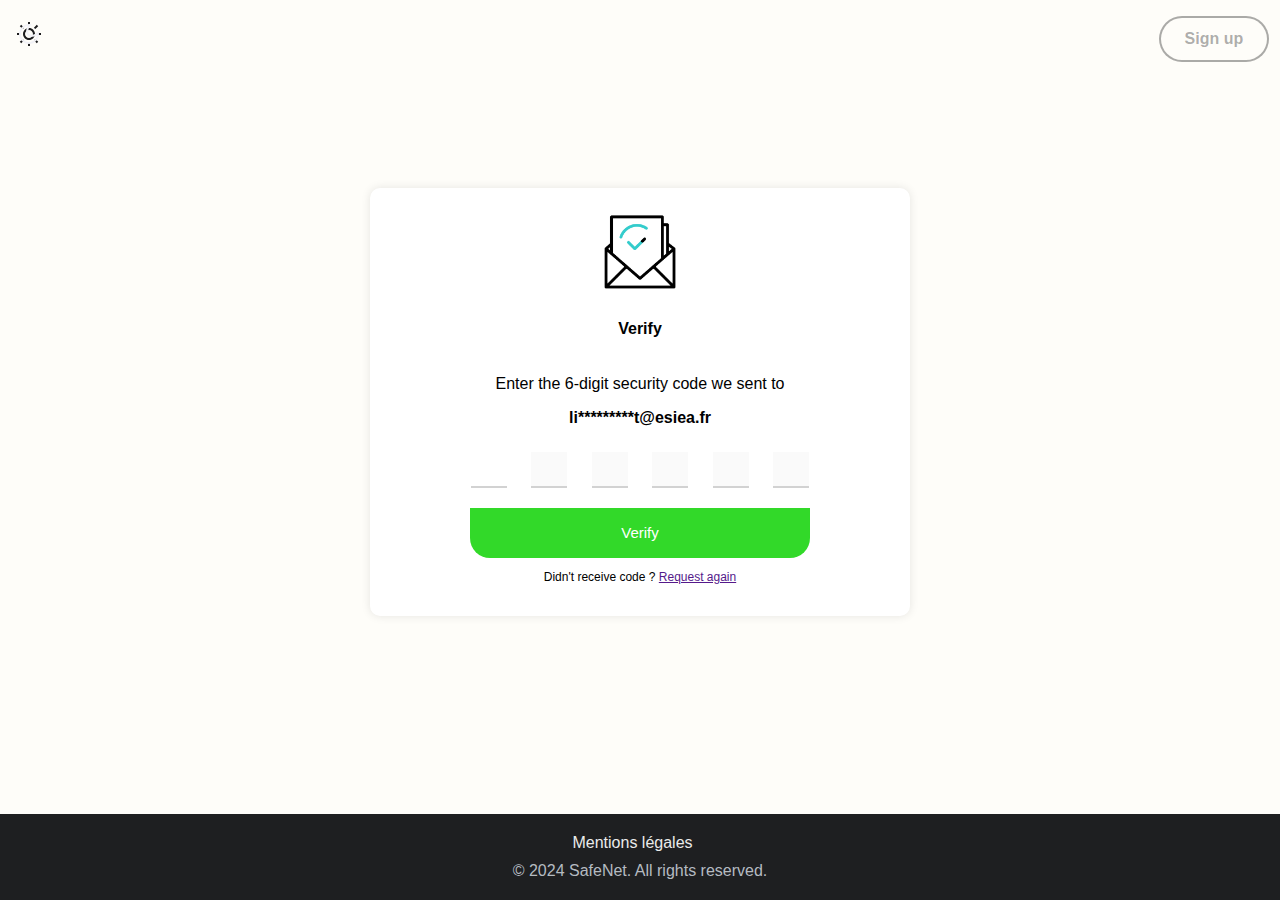
<file: test/test_two-factorpage.html>
<!DOCTYPE html>
<html lang="en">
<head>
    <title>SafeNet</title>
    <link rel="icon" href="../img/SafeNet_Logo_1.png" type="image/png">
    <style>
        :root {
            --light-background: #fefdf9;
            --light-text: #000000;
            --dark-background: #3b3b3bd3;
            --dark-text: #ffffff;
            --light-card-background: #f0f0f0; 
            --dark-card-background: #3f3f3f66;
            --light-nav-background: #f0f0f0;
            --dark-nav-background: #4a4a4a;
            --light-login-color: #1a1a1a5e; /* Couleur de bordure pour le thème clair */
            --dark-login-color: #ffffff66; /* Couleur de bordure pour le thème sombre */
        }

        body {
            background-color: var(--light-background);
            color: var(--light-text);
            display: flex;
            justify-content: center;
            flex-direction: column;
            align-items: center;
            height: 100vh;
            font-family: Arial, sans-serif;
            margin: 0;
            padding: 0;
            box-sizing: border-box;
            overflow-x: hidden;
            --text-color: var(--light-text);
            --card-background: var(--light-card-background);
            --border-color: var(--dark-card-background);
            --nav-background: var(--light-nav-background);
            --login-color: var(--light-login-color);
        }

        body.dark {
            background-color: var(--dark-background);
            color: var(--dark-text); 
            --text-color: var(--dark-text);
            --card-background: var(--dark-card-background);
            --border-color: var(--light-card-background);
            --nav-background: var(--dark-nav-background);
            --login-color: var(--dark-login-color);
        }

        #toggle-theme {
            position: absolute;
            top: 2%;
            left: 1%;
        }
            
        button {
            border: none;
            background: none;
            padding: 0;
            margin: 0;
            cursor: pointer;
            font-family: inherit;
        }
        /* <style for change-theme__icon> ======== */
        .change-theme__icon {
            width: 32px;
            height: 32px;
            display: flex;
            justify-content: center;
            align-items: center;
            position: relative;
            overflow: hidden;
        }

        .icon-sun,
        .icon-moon {
            display: flex;
            justify-content: center;
            align-items: center;
            position: absolute;
            margin-left: auto;
        }

        /* .icon-sun */
        .icon-sun {
            animation: ease reverse-change-theme-sun .6s forwards;
        }

        .change-theme__icon.active .icon-sun {
            animation: ease change-theme-sun .4s forwards;
        }

        @keyframes reverse-change-theme-sun {
            0% {transform: rotate(-45deg) scale(.8);
                opacity: 0;}

            50% {transform: rotate(8deg);}

            100% {transform: rotate(0deg) scale(1);
                opacity: 1;}}

        @keyframes change-theme-sun {
            0% {transform: rotate(0deg) scale(1);
                opacity: 1;}

            100% {transform: rotate(-45deg) scale(.8);
                opacity: 0;}}

        /* .icon-moon */
        .icon-moon {
        animation: ease reverse-change-theme-moon .4s forwards;
        }

        .change-theme__icon.active .icon-moon {
        animation: change-theme-moon .6s forwards;
        }

        @keyframes change-theme-moon {
        0% {transform: rotate(-45deg) scale(.8);
            opacity: 0;}
        50% {transform: rotate(8deg);}
        100% {transform: rotate(0deg) scale(1);
            opacity: 1;}}

        @keyframes reverse-change-theme-moon {
        0% {transform: rotate(0deg) scale(1);
            opacity: 1;}

        100% {transform: rotate(-45deg) scale(.8);
            opacity: 0;}}



        form {
            width: 50%;
            background-color: white;
            padding: 20px;
            border-radius: 10px;
            box-shadow: 0px 0px 10px 0px rgba(0,0,0,0.1);
        }

        footer {
            margin-top: auto;
            width: 100%;
            background-color: #1e1f21;
            padding: 20px;
            font-family: Arial, Helvetica, sans-serif;
            text-align: center;
            justify-content: center;
        }
        
        .footer-content .legal a {
            margin-right: 15px;
            color: #ebebeb;
            text-decoration: none;
        }

        .footer-content {
            display: flex;
            justify-content: center;
            align-items: center;
            flex-direction: column;
        }

        .footer-content .copyright {
            margin-top: 10px;
            color: #b5bbc1;
        }

        ::placeholder {
            font-family: -apple-system, BlinkMacSystemFont, 'Segoe UI', Roboto, Oxygen, Ubuntu, Cantarell, 'Open Sans', 'Helvetica Neue', sans-serif;
        }

        .form button {
            align-self: flex-end;
        }

        .flex-column > label {
            color: #151717;
            font-weight: 600;
        }

        .inputForm:focus-within {
            border: 1.5px solid #2d79f3;
        }

        .flex-row {
            display: flex;
            flex-direction: row;
            align-items: center;
            gap: 10px;
            justify-content: space-between;
        }

        .flex-row > div > label {
            font-size: 14px;
            color: black;
            font-weight: 400;
        }

        .btn {
            margin-top: 10px;
            width: 100%;
            height: 50px;
            border-radius: 10px;
            display: flex;
            justify-content: center;
            align-items: center;
            font-weight: 500;
            gap: 10px;
            border: 1px solid #ededef;
            background-color: white;
            cursor: pointer;
            transition: 0.2s ease-in-out;
        }

        .btn:hover {
            border: 1px solid #2d79f3;
        }

        /*------ Settings ------*/
        .container {
        --color: #85858f;
        --size: 18px;
        display: flex;
        justify-content: center;
        align-items: center;
        position: relative;
        cursor: pointer;
        font-size: var(--size);
        user-select: none;
        fill: var(--color);
        }

        .container .eye {
        position: absolute;
        animation: keyframes-fill .5s;
        }

        .container .eye-slash {
        position: absolute;
        animation: keyframes-fill .5s;
        display: none;
        }

        /* ------ On check event ------ */
        .container input:checked ~ .eye {
        display: none;
        }

        .container input:checked ~ .eye-slash {
        display: block;
        }

        /* ------ Hide the default checkbox ------ */
        .container input {
        position: absolute;
        opacity: 0;
        cursor: pointer;
        height: 0;
        width: 0;
        }

        /* ------ Animation ------ */
        @keyframes keyframes-fill {
        0% {
            transform: scale(0);
            opacity: 0;
        }

        50% {
            transform: scale(1.2);
        }
        }

        .animated-button {
        position: absolute;
        top : 2%;
        right: 1%;
        display: inline-block;
        padding: 12px 24px;
        border: none;
        font-size: 16px;
        background-color: inherit;
        border-radius: 100px;
        font-weight: 600;
        color: var(--login-color);
        box-shadow: 0 0 0 2px var(--login-color);
        /*  
        color: #ffffff40;
        box-shadow: 0 0 0 2px #ffffff20;
        */
        cursor: pointer;
        overflow: hidden;
        transition: all 0.6s cubic-bezier(0.23, 1, 0.320, 1);
        }

        .animated-button span:last-child {
        position: absolute;
        top: 50%;
        left: 50%;
        transform: translate(-50%, -50%);
        width: 20px;
        height: 20px;
        background-color: #2196F3;
        border-radius: 50%;
        opacity: 0;
        transition: all 0.8s cubic-bezier(0.23, 1, 0.320, 1);
        }

        .animated-button span:first-child {
        position: relative;
        z-index: 1;
        }

        .animated-button:hover {
        box-shadow: 0 0 0 5px #2195f360;
        color: #ffffff;
        }

        .animated-button:active {
        scale: 0.95;
        }

        .animated-button:hover span:last-child {
        width: 150px;
        height: 150px;
        opacity: 1;
        }

        .otp-field {
            flex-direction: row;
            column-gap: 10px;
            display: flex;
            align-items: center;
            justify-content: center;
        }

        .form input::-webkit-inner-spin-button,
        .form input::-webkit-outer-spin-button {
            display: none;
        }

        .resend {
            font-size: 12px;
        }

        .footer {
            position: absolute;
            bottom: 10px;
            right: 10px;
            color: black;
            font-size: 12px;
            text-align: right;
            font-family: monospace;
        }

        .footer a {
            color: black;
            text-decoration: none;
        }
        .rectangle {
            color: black;
            margin-top: auto;
            margin-bottom: 10px;
            display: flex;
            justify-content: center;
            align-items: center;
            background-color: white;
            border-radius: 10px;
            box-shadow: 0px 0px 10px 0px rgba(0,0,0,0.1);
            padding: 20px;
        }

        .button-submit {
            margin-top: 20px;
            justify-content: center;
            align-items: center;
            background-color: #32d929;
            border: none;
            color: white;
            font-size: 15px;
            font-weight: 500;
            border-bottom-right-radius: 20px;
            border-bottom-left-radius: 20px;
            height: 50px;
            width: 68%;
            cursor: pointer;
        }

        .button-submit:hover {
            background-color: #2ccf24;
            
        }

        .button-submit:active {
            background-color: #000000;
        }

        .card-body {
            display: flex;
            flex-direction: column;
            align-items: center;
            justify-content: center;
        }

        .form {
            margin-top: 5px
        }

        .form input {
            width: 32px;
            height: 32px;
            text-align: center;
            border: none;
            border-bottom: 2px solid #d2d2d2;
            margin: 0 10px;
        }

        .form input:focus {
            border-bottom: 2px solid royalblue;
            outline: none;
        }

        mark {
            background: none;
            color: black;
            font-weight: bold;
            margin-bottom: 20px;
        }

    </style>
</head>
<header>
    <button class="change-theme__icon" id="toggle-theme">
        <div class="icon-sun">
            <svg xmlns="http://www.w3.org/2000/svg" fill="none" viewBox="0 0 24 24" height="24" width="24">
                <path fill="#1c1c1e" d="M12 16C14.2091 16 16 14.2091 16 12C16 9.79086 14.2091 8 12 8C9.79086 8 8 9.79086 8 12C8 14.2091 9.79086 16 12 16ZM12 18C15.3137 18 18 15.3137 18 12C18 8.68629 15.3137 6 12 6C8.68629 6 6 8.68629 6 12C6 15.3137 8.68629 18 12 18Z" clip-rule="evenodd" fill-rule="evenodd"></path>
                <path fill="#1c1c1e" d="M11 0H13V4.06189C12.6724 4.02104 12.3387 4 12 4C11.6613 4 11.3276 4.02104 11 4.06189V0ZM7.0943 5.68018L4.22173 2.80761L2.80752 4.22183L5.6801 7.09441C6.09071 6.56618 6.56608 6.0908 7.0943 5.68018ZM4.06189 11H0V13H4.06189C4.02104 12.6724 4 12.3387 4 12C4 11.6613 4.02104 11.3276 4.06189 11ZM5.6801 16.9056L2.80751 19.7782L4.22173 21.1924L7.0943 18.3198C6.56608 17.9092 6.09071 17.4338 5.6801 16.9056ZM11 19.9381V24H13V19.9381C12.6724 19.979 12.3387 20 12 20C11.6613 20 11.3276 19.979 11 19.9381ZM16.9056 18.3199L19.7781 21.1924L21.1923 19.7782L18.3198 16.9057C17.9092 17.4339 17.4338 17.9093 16.9056 18.3199ZM19.9381 13H24V11H19.9381C19.979 11.3276 20 11.6613 20 12C20 12.3387 19.979 12.6724 19.9381 13ZM18.3198 7.0943L21.1923 4.22183L19.7781 2.80762L16.9056 5.6801C17.4338 6.09071 17.9092 6.56608 18.3198 7.0943Z" clip-rule="evenodd" fill-rule="evenodd"></path>
            </svg>
        </div>
        <div class="icon-moon">
            <svg xmlns="http://www.w3.org/2000/svg" fill="none" viewBox="0 0 24 24" height="24" width="24">
                <path fill="#f2f2f7" d="M12.2256 2.00253C9.59172 1.94346 6.93894 2.9189 4.92893 4.92891C1.02369 8.83415 1.02369 15.1658 4.92893 19.071C8.83418 22.9763 15.1658 22.9763 19.0711 19.071C21.0811 17.061 22.0565 14.4082 21.9975 11.7743C21.9796 10.9772 21.8669 10.1818 21.6595 9.40643C21.0933 9.9488 20.5078 10.4276 19.9163 10.8425C18.5649 11.7906 17.1826 12.4053 15.9301 12.6837C14.0241 13.1072 12.7156 12.7156 12 12C11.2844 11.2844 10.8928 9.97588 11.3163 8.0699C11.5947 6.81738 12.2094 5.43511 13.1575 4.08368C13.5724 3.49221 14.0512 2.90664 14.5935 2.34046C13.8182 2.13305 13.0228 2.02041 12.2256 2.00253ZM17.6569 17.6568C18.9081 16.4056 19.6582 14.8431 19.9072 13.2186C16.3611 15.2643 12.638 15.4664 10.5858 13.4142C8.53361 11.362 8.73568 7.63895 10.7814 4.09281C9.1569 4.34184 7.59434 5.09193 6.34315 6.34313C3.21895 9.46732 3.21895 14.5326 6.34315 17.6568C9.46734 20.781 14.5327 20.781 17.6569 17.6568Z" clip-rule="evenodd" fill-rule="evenodd"></path>
            </svg>
        </div>
    </button>
    <button class="animated-button" onclick="signup_button()">
        <span>Sign up</span>
        <span></span>
    </button>
</header>
<body class="container-fluid bg-body-tertiary d-block">
    <div name="rectangle" class="rectangle">
        <div class="row justify-content-center">
            <div class="col-12 col-md-6 col-lg-4" style="min-width: 500px;">
                <div class="card bg-white mb-5 mt-5 border-0">
                    <div class="card-body">
                        <img src="../img/mail.gif" width="90" alt="Mail Image">
                        <h4>Verify</h4>
                        <p>Enter the 6-digit security code we sent to </p>
                        <mark>li*********t@esiea.fr</mark>
                        <div class="form">
                            <input type="number" />
                            <input type="number" disabled />
                            <input type="number" disabled />
                            <input type="number" disabled />
                            <input type="number" disabled />
                            <input type="number" disabled />
                        </div>
                        <button class="button-submit">
                            Verify
                        </button>
                        <p class="resend text-muted mb-0">
                            Didn't receive code ? <a href="">Request again</a>
                        </p>
                    </div>
                </div>
            </div>
        </div>
    </div>
</body>
<footer>
    <div class="footer-content">
        <div class="legal">
            <a href="mentions_legales.html">Mentions légales</a>
        </div>
        <div class="copyright">
            &copy; 2024 SafeNet. All rights reserved.
        </div>
    </div>
    <script>
        document.getElementById('toggle-theme').addEventListener('click', function() {
            document.body.classList.toggle('dark');
        });

        document.querySelector('.change-theme__icon').addEventListener('click', function() {
            this.classList.toggle('active');
        });

        document.querySelectorAll('input').forEach(input => {
            input.addEventListener('keypress', function(event) {
                var forbiddenCharacters = ['-', 'E', '+', 'e', '.'];
                if (forbiddenCharacters.includes(event.key)) {
                    event.preventDefault();
                }
            });
        });

        // Sélectionnez tous les champs de saisie
        var inputs = document.querySelectorAll('input');

        // Parcourez chaque champ de saisie
        inputs.forEach(function(input, index) {
            // Ajoutez un écouteur d'événements 'input'
            input.addEventListener('input', function() {
                // Si le champ est rempli
                if (this.value) {
                    // Si ce n'est pas le dernier champ
                    if (index < inputs.length - 1) {
                        // Activez le champ suivant
                        inputs[index + 1].disabled = false;
                        // Placez le curseur dans le champ suivant
                        inputs[index + 1].focus();
                    }
                }
            });
        });

        document.querySelectorAll('input').forEach(input => {
            input.addEventListener('input', () => {
                if (input.value.length > 1) {
                    input.value = input.value.slice(-1);
                }
            });
        });

        inputs.forEach(function(input, index) {
            input.addEventListener('keydown', function(event) {
                // Si la touche 'Backspace' est pressée et que le champ est vide
                if (event.key === 'Backspace' && this.value === '') {
                    // Désactivez le champ actuel et tous ceux à sa droite
                    for (let i = index; i < inputs.length; i++) {
                        if (index > 0) {
                            inputs[i].disabled = true;
                        }
                    }
                    // Si ce n'est pas le premier champ
                    if (index > 0) {
                        // Déplacez le focus sur le champ précédent
                        inputs[index - 1].focus();
                    }
                }
            });
        });

    </script>
</footer>
</html>
</file>
<file: index/index.css>
:root {
    --light-background: #fefdf9;
    --light-text: #000000;
    --dark-background: #3b3b3bd3;
    --dark-text: #ffffff;
    --light-card-background: #f0f0f0; 
    --dark-card-background: #3f3f3f66;
    --light-nav-background: #f0f0f0;
    --dark-nav-background: #4a4a4a;
}

body {
    /*background-image: url('pexels-photo-1072179.jpeg');*/
    background-color: var(--light-background);
    /*background-repeat: no-repeat;
    background-size: cover;*/
    color: var(--light-text);
    display: flex;
    flex-direction: column;
    align-items: center;
    margin: 0;
    padding: 0;
    box-sizing: border-box;
    overflow-x: hidden;
    --text-color: var(--light-text);
    --card-background: var(--light-card-background);
    --border-color: var(--dark-card-background);
    --nav-background: var(--light-nav-background);

}

body.dark {
    background-color: var(--dark-background);
    color: var(--dark-text); 
    --text-color: var(--dark-text);
    --card-background: var(--dark-card-background);
    --border-color: var(--light-card-background);
    --nav-background: var(--dark-nav-background);
}


#sticky-header {
    position: sticky;
    top: 0;
    z-index: 1000;
    width: 100%;
    display: flex;
    padding: 10px;
}

.container-fluid {
    display: flex;
    justify-content: space-between;
    align-items: center;
    width: 100%;
}

.navbar {
    margin-top: 0;
    width: 100%;
    display: flex;
    align-items: center;
    padding: 20px;
    background-color: var(--nav-background);
    box-shadow: 0 2px 4px rgba(0, 0, 0, 0.1);
}

.nav {
    width: 100%;
    display: flex;
    align-items: center;
    justify-content: flex-end;
}

.navbar-brand {
    display: flex;
    align-items: center;
    font-size: 24px;
    font-weight: bold;
    color: var(--dark-text);
    text-decoration: none;
}

.pseudo {
    margin-right: 10px;
    font-size: 18px;
    font-family: Arial;
    font-weight: bold;
    color: var(--text-color);
    text-decoration: none;
    display: flex;
    justify-content: flex-end;
    margin-left: auto;
}


.avatar {
    width: 50px; /* Ajustez cette valeur pour changer la taille */
    height: 50px; /* Assurez-vous que la hauteur est la même que la largeur pour un cercle parfait */
    border-radius: 50%; /* Pour rendre l'image ronde */
    border: 3px solid var(--border-color); /* Ajoute une bordure */
    
}



#courses {
    display: flex;
    flex-wrap: wrap;
    justify-content: flex-start;
}

/* For screens smaller than 600px, cards take full width */
@media (max-width: 600px) {
    .card {
        flex: 0 0 100%;
    }
}

/* For screens between 600px and 900px, cards take half the width */
@media (min-width: 600px) and (max-width: 900px) {
    .card {
        flex: 0 0 50%;
    }
}

/* For screens larger than 900px, cards take one third of the width */
@media (min-width: 900px) {
    .card {
        flex: 0 0 33%;
    }
}

.card {
    background-color: var(--card-background);
    box-shadow: 0 4px 8px 0 rgba(0, 0, 0, 0.2);
    transition: 0.3s;
    width: 40%;
    border-radius: 5px;
    flex: 0 0 30%;
    margin: 1%;
    margin-left: 2%;
    border-radius: 30px;
    border: 2px solid black;
    font-family: Arial, sans-serif;
    transition: border-color 0.3s ease;
}

body.dark .card {
    border-color: white;
}

.card:hover {
    box-shadow: 0 8px 16px 0 rgba(0, 0, 0, 0.2);
}

.card-img-top {
    width: 100%;
    height: 15vw;
    object-fit: cover;
    border-top-left-radius: 30px;
    border-top-right-radius: 30px;
}

.card-body {
    padding: 20px;
}

.container {
    padding: 2px 16px;
    display: flex;
    justify-content: flex-end;
}

.card-title {
    font-size: 18px;
    font-weight: bold;
}

.card-text {
    font-size: 16px;
    color: var(--text-color);
}

.btn-primary {
    display: block;
    background-color: #007bff;
    border-color: #007bff;
    color: #fff;
    text-align: center;
    border-radius: 0;
    padding: 10px 20px;
    border-bottom-left-radius: 10px;
    border-bottom-right-radius: 10px;
    text-decoration: none;
    display: inline-block;
}

/* <reset-style> ============================ */
    button {
    border: none;
    background: none;
    padding: 0;
    margin: 0;
    cursor: pointer;
    font-family: inherit;
}
/* <style for change-theme__icon> ======== */
.change-theme__icon {
    width: 32px;
    height: 32px;
    display: flex;
    justify-content: center;
    align-items: center;
    position: relative;
    overflow: hidden;
}

.icon-sun,
.icon-moon {
    display: flex;
    justify-content: center;
    align-items: center;
    position: absolute;
    margin-left: auto;
}

/* .icon-sun */
.icon-sun {
    animation: ease reverse-change-theme-sun .6s forwards;
}

.change-theme__icon.active .icon-sun {
    animation: ease change-theme-sun .4s forwards;
}

@keyframes reverse-change-theme-sun {
    0% {transform: rotate(-45deg) scale(.8);
        opacity: 0;}

    50% {transform: rotate(8deg);}

    100% {transform: rotate(0deg) scale(1);
        opacity: 1;}}

@keyframes change-theme-sun {
    0% {transform: rotate(0deg) scale(1);
        opacity: 1;}

    100% {transform: rotate(-45deg) scale(.8);
        opacity: 0;}}

/* .icon-moon */
.icon-moon {
animation: ease reverse-change-theme-moon .4s forwards;
}

.change-theme__icon.active .icon-moon {
animation: change-theme-moon .6s forwards;
}

@keyframes change-theme-moon {
0% {transform: rotate(-45deg) scale(.8);
    opacity: 0;}
50% {transform: rotate(8deg);}
100% {transform: rotate(0deg) scale(1);
    opacity: 1;}}

@keyframes reverse-change-theme-moon {
0% {transform: rotate(0deg) scale(1);
    opacity: 1;}

100% {transform: rotate(-45deg) scale(.8);
    opacity: 0;}}

.search {
    display: inline-block;
    width: auto;
    position: relative;
    justify-content: flex-end;
    align-items: center;
    margin-left: auto;
}

.search input[type="text"] {
    width: 200px;
    padding: 10px;
    font-family: Arial, Helvetica, sans-serif;
    border: none;
    border-radius: 20px;
    box-shadow: 0 0 10px rgba(0, 0, 0, 0.1);
}

.search button[type="submit"] {
    background-color: #4e99e9;
    border: none;
    font-family: Arial, Helvetica, sans-serif;
    color: #fff;
    cursor: pointer;
    padding: 10px 20px;
    border-radius: 20px;
    box-shadow: 0 0 10px rgba(0, 0, 0, 0.1);
    position: absolute;
    top: 0;
    right: 0;
    transition: .9s ease;
}

.search button[type="submit"]:hover {
    transform: scale(1.1);
    color: rgb(255, 255, 255);
    background-color: blue;
}

footer {
    margin-top: 30px;
    width: 100%;
    background-color: #1e1f21;
    padding: 20px;
    font-family: Arial, Helvetica, sans-serif;
    text-align: center;
    justify-content: center;
}

.footer-content .legal a {
    margin-right: 15px;
    color: #ebebeb;
    text-decoration: none;
}

.footer-content {
    display: flex;
    justify-content: center;
    align-items: center;
    flex-direction: column;
}

.footer-content .copyright {
    margin-top: 10px;
    color: #b5bbc1;
}


.social-buttons {
    margin-bottom: 10px;
    margin-top: auto;
    display: flex;
    justify-content: center;
    align-items: center;
    background-color: var(--card-background);
    box-shadow: 0px 0px 15px #00000027;
    padding: 15px 10px;
    border-radius: 5em;
}

.social-button {
    display: flex;
    justify-content: center;
    align-items: center;
    width: 50px;
    height: 50px;
    border-radius: 50%;
    margin: 0 10px;
    background-color: #fff;
    box-shadow: 0px 0px 4px #00000027;
    transition: 0.3s;
}

.social-button:hover {
    background-color: #f2f2f2;
    box-shadow: 0px 0px 6px 3px #00000027;
}

.social-buttons svg {
    transition: 0.3s;
    height: 20px;
}

.facebook {
    background-color: #3b5998;
}

.facebook svg {
    fill: #f2f2f2;
}

.facebook:hover svg {
    fill: #3b5998;
}

.github {
    background-color: #333;
}

.github svg {
    width: 25px;
    height: 25px;
    fill: #f2f2f2;
}

.github:hover svg {
    fill: #333;
}

.linkedin {
    background-color: #0077b5;
}

.linkedin svg {
    fill: #f2f2f2;
}

.linkedin:hover svg {
    fill: #0077b5;
}

.instagram {
    background-color: #c13584;
}

.instagram svg {
    fill: #f2f2f2;
}

.instagram:hover svg {
    fill: #c13584;
}
</file>
<file: signup/signup.css>
:root {
    --light-background: #fefdf9;
    --light-text: #000000;
    --dark-background: #3b3b3bd3;
    --dark-text: #ffffff;
    --light-card-background: #f0f0f0; 
    --dark-card-background: #3f3f3f66;
    --light-nav-background: #f0f0f0;
    --dark-nav-background: #4a4a4a;
    --light-login-color: #1a1a1a5e; /* Couleur de bordure pour le thème clair */
    --dark-login-color: #ffffff66; /* Couleur de bordure pour le thème sombre */
}

body {
    background-color: var(--light-background);
    color: var(--light-text);
    display: flex;
    justify-content: center;
    flex-direction: column;
    align-items: center;
    height: 100vh;
    font-family: Arial, sans-serif;
    margin: 0;
    padding: 0;
    box-sizing: border-box;
    overflow-x: hidden;
    --text-color: var(--light-text);
    --card-background: var(--light-card-background);
    --border-color: var(--dark-card-background);
    --nav-background: var(--light-nav-background);
    --login-color: var(--light-login-color);
}

body.dark {
    background-color: var(--dark-background);
    color: var(--dark-text); 
    --text-color: var(--dark-text);
    --card-background: var(--dark-card-background);
    --border-color: var(--light-card-background);
    --nav-background: var(--dark-nav-background);
    --login-color: var(--dark-login-color);
}

#toggle-theme {
    position: absolute;
    top: 2%;
    left: 1%;
}
    
button {
    border: none;
    background: none;
    padding: 0;
    margin: 0;
    cursor: pointer;
    font-family: inherit;
}
/* <style for change-theme__icon> ======== */
.change-theme__icon {
    width: 32px;
    height: 32px;
    display: flex;
    justify-content: center;
    align-items: center;
    position: relative;
    overflow: hidden;
}

.icon-sun,
.icon-moon {
    display: flex;
    justify-content: center;
    align-items: center;
    position: absolute;
    margin-left: auto;
}

/* .icon-sun */
.icon-sun {
    animation: ease reverse-change-theme-sun .6s forwards;
}

.change-theme__icon.active .icon-sun {
    animation: ease change-theme-sun .4s forwards;
}

@keyframes reverse-change-theme-sun {
    0% {transform: rotate(-45deg) scale(.8);
        opacity: 0;}

    50% {transform: rotate(8deg);}

    100% {transform: rotate(0deg) scale(1);
        opacity: 1;}}

@keyframes change-theme-sun {
    0% {transform: rotate(0deg) scale(1);
        opacity: 1;}

    100% {transform: rotate(-45deg) scale(.8);
        opacity: 0;}}

/* .icon-moon */
.icon-moon {
animation: ease reverse-change-theme-moon .4s forwards;
}

.change-theme__icon.active .icon-moon {
animation: change-theme-moon .6s forwards;
}

@keyframes change-theme-moon {
0% {transform: rotate(-45deg) scale(.8);
    opacity: 0;}
50% {transform: rotate(8deg);}
100% {transform: rotate(0deg) scale(1);
    opacity: 1;}}

@keyframes reverse-change-theme-moon {
0% {transform: rotate(0deg) scale(1);
    opacity: 1;}

100% {transform: rotate(-45deg) scale(.8);
    opacity: 0;}}



form {
    width: 50%;
    background-color: white;
    padding: 20px;
    border-radius: 10px;
    box-shadow: 0px 0px 10px 0px rgba(0,0,0,0.1);
}

input {
    border: 1px solid #a2a2a2; /* Changez la couleur de la bordure selon vos préférences */
    border-radius: 5px; /* Ajustez le rayon de la bordure arrondie selon vos préférences */
}

.error {
    color: red;
    font-size: 10px;
}

footer {
    margin-top: auto;
    width: 100%;
    background-color: #1e1f21;
    padding: 20px;
    font-family: Arial, Helvetica, sans-serif;
    text-align: center;
    justify-content: center;
}

.footer-content .legal a {
    margin-right: 15px;
    color: #ebebeb;
    text-decoration: none;
}

.footer-content {
    display: flex;
    justify-content: center;
    align-items: center;
    flex-direction: column;
}

.footer-content .copyright {
    margin-top: 10px;
    color: #b5bbc1;
}


.form {
    position: absolute;
    top: 10%;
    display: flex;
    flex-direction: column;
    gap: 10px;
    background-color: #ffffff;
    padding: 30px;
    width: 450px;
    border-radius: 20px;
    font-family: -apple-system, BlinkMacSystemFont, 'Segoe UI', Roboto, Oxygen, Ubuntu, Cantarell, 'Open Sans', 'Helvetica Neue', sans-serif;
}

::placeholder {
    font-family: -apple-system, BlinkMacSystemFont, 'Segoe UI', Roboto, Oxygen, Ubuntu, Cantarell, 'Open Sans', 'Helvetica Neue', sans-serif;
}

.form button {
    align-self: flex-end;
}

.flex-column > label {
    color: #151717;
    font-weight: 600;
}

.inputForm {
    border: 1.5px solid #ecedec;
    border-radius: 10px;
    height: 50px;
    display: flex;
    align-items: center;
    padding-left: 10px;
    transition: 0.2s ease-in-out;
}

.inputForm.error {
    border: 1.5px solid red;
    box-shadow: 0 0 5px red;
}

.input {
    margin-left: 10px;
    border-radius: 10px;
    border: none;
    width: 85%;
    height: 95%;
}

.input:focus {
    outline: none;
}

.inputForm:focus-within {
    border: 1.5px solid #2d79f3;
}

.flex-row {
    display: flex;
    flex-direction: row;
    align-items: center;
    gap: 10px;
    justify-content: space-between;
}

.flex-row > div > label {
    font-size: 14px;
    color: black;
    font-weight: 400;
}

.span {
    font-size: 14px;
    margin-left: 5px;
    color: #2d79f3;
    font-weight: 500;
    cursor: pointer;
}

.button-submit {
    margin: 20px 0 10px 0;
    background-color: #32d929;
    border: none;
    color: white;
    font-size: 15px;
    font-weight: 500;
    border-bottom-right-radius: 20px;
    border-bottom-left-radius: 20px;
    height: 50px;
    width: 100%;
    cursor: pointer;
}

.button-submit:hover {
    background-color: #252727;
}

.p {
    text-align: center;
    color: black;
    font-size: 14px;
    margin: 5px 0;
}

.btn {
    margin-top: 10px;
    width: 100%;
    height: 50px;
    border-radius: 10px;
    display: flex;
    justify-content: center;
    align-items: center;
    font-weight: 500;
    gap: 10px;
    border: 1px solid #ededef;
    background-color: white;
    cursor: pointer;
    transition: 0.2s ease-in-out;
}

.btn:hover {
    border: 1px solid #2d79f3;
}

/*------ Settings ------*/
.container {
--color: #85858f;
--size: 18px;
display: flex;
justify-content: center;
align-items: center;
position: relative;
cursor: pointer;
font-size: var(--size);
user-select: none;
fill: var(--color);
}

.container .eye {
position: absolute;
animation: keyframes-fill .5s;
}

.container .eye-slash {
position: absolute;
animation: keyframes-fill .5s;
display: none;
}

/* ------ On check event ------ */
.container input:checked ~ .eye {
display: none;
}

.container input:checked ~ .eye-slash {
display: block;
}

/* ------ Hide the default checkbox ------ */
.container input {
position: absolute;
opacity: 0;
cursor: pointer;
height: 0;
width: 0;
}

/* ------ Animation ------ */
@keyframes keyframes-fill {
0% {
    transform: scale(0);
    opacity: 0;
}

50% {
    transform: scale(1.2);
}
}

.animated-button {
position: absolute;
top : 2%;
right: 1%;
display: inline-block;
padding: 12px 24px;
border: none;
font-size: 16px;
background-color: inherit;
border-radius: 100px;
font-weight: 600;
color: var(--login-color);
box-shadow: 0 0 0 2px var(--login-color);
/*  
color: #ffffff40;
box-shadow: 0 0 0 2px #ffffff20;
*/
cursor: pointer;
overflow: hidden;
transition: all 0.6s cubic-bezier(0.23, 1, 0.320, 1);
}

.animated-button span:last-child {
position: absolute;
top: 50%;
left: 50%;
transform: translate(-50%, -50%);
width: 20px;
height: 20px;
background-color: #2196F3;
border-radius: 50%;
opacity: 0;
transition: all 0.8s cubic-bezier(0.23, 1, 0.320, 1);
}

.animated-button span:first-child {
position: relative;
z-index: 1;
}

.animated-button:hover {
box-shadow: 0 0 0 5px #2195f360;
color: #ffffff;
}

.animated-button:active {
scale: 0.95;
}

.animated-button:hover span:last-child {
width: 150px;
height: 150px;
opacity: 1;
}

.valid {
    color: green;
}

.alert_information_red {
    margin-top: 10px;
    font-family: system-ui, -apple-system, BlinkMacSystemFont, 'Segoe UI', Roboto, Oxygen, Ubuntu, Cantarell, 'Open Sans', 'Helvetica Neue', sans-serif;
    width: 320px;
    padding: 12px;
    display: flex;
    flex-direction: row;
    align-items: center;
    justify-content: start;
    background: #EF665B;
    border-radius: 8px;
    box-shadow: 0px 0px 5px -3px #111;
}

.alert_information_green {
    margin-top: 10px;
    font-family: system-ui, -apple-system, BlinkMacSystemFont, 'Segoe UI', Roboto, Oxygen, Ubuntu, Cantarell, 'Open Sans', 'Helvetica Neue', sans-serif;
    width: 320px;
    padding: 12px;
    display: flex;
    flex-direction: row;
    align-items: center;
    justify-content: start;
    background: #65ef5b;
    border-radius: 8px;
    box-shadow: 0px 0px 5px -3px #111;
}

.error__icon {
    width: 20px;
    height: 20px;
    transform: translateY(-2px);
    margin-right: 8px;
}

.error__icon path {
    fill: #fff;
}

.error__title {
    font-weight: 500;
    font-size: 14px;
    color: #fff;
}

.error__close {
    width: 20px;
    height: 20px;
    cursor: pointer;
    margin-left: auto;
}

.error__close path {
    fill: #fff;
}
</file>
